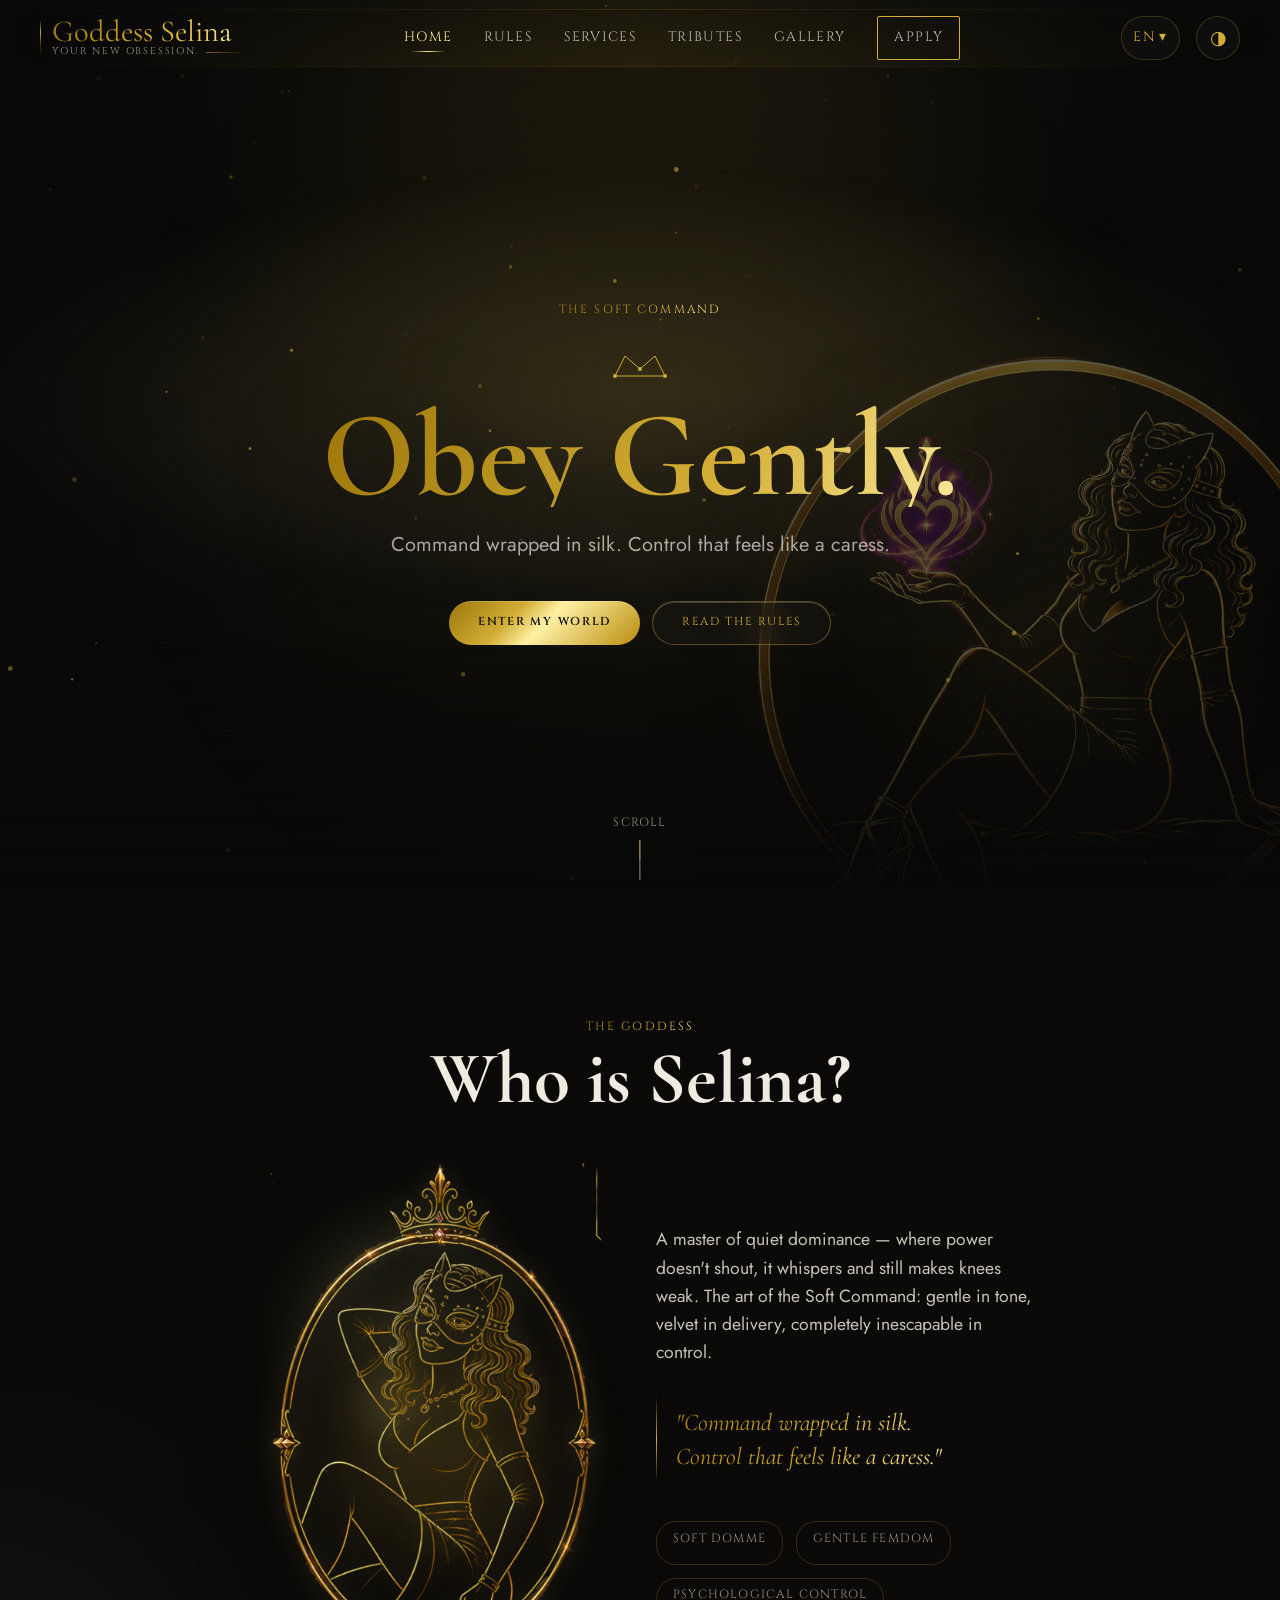
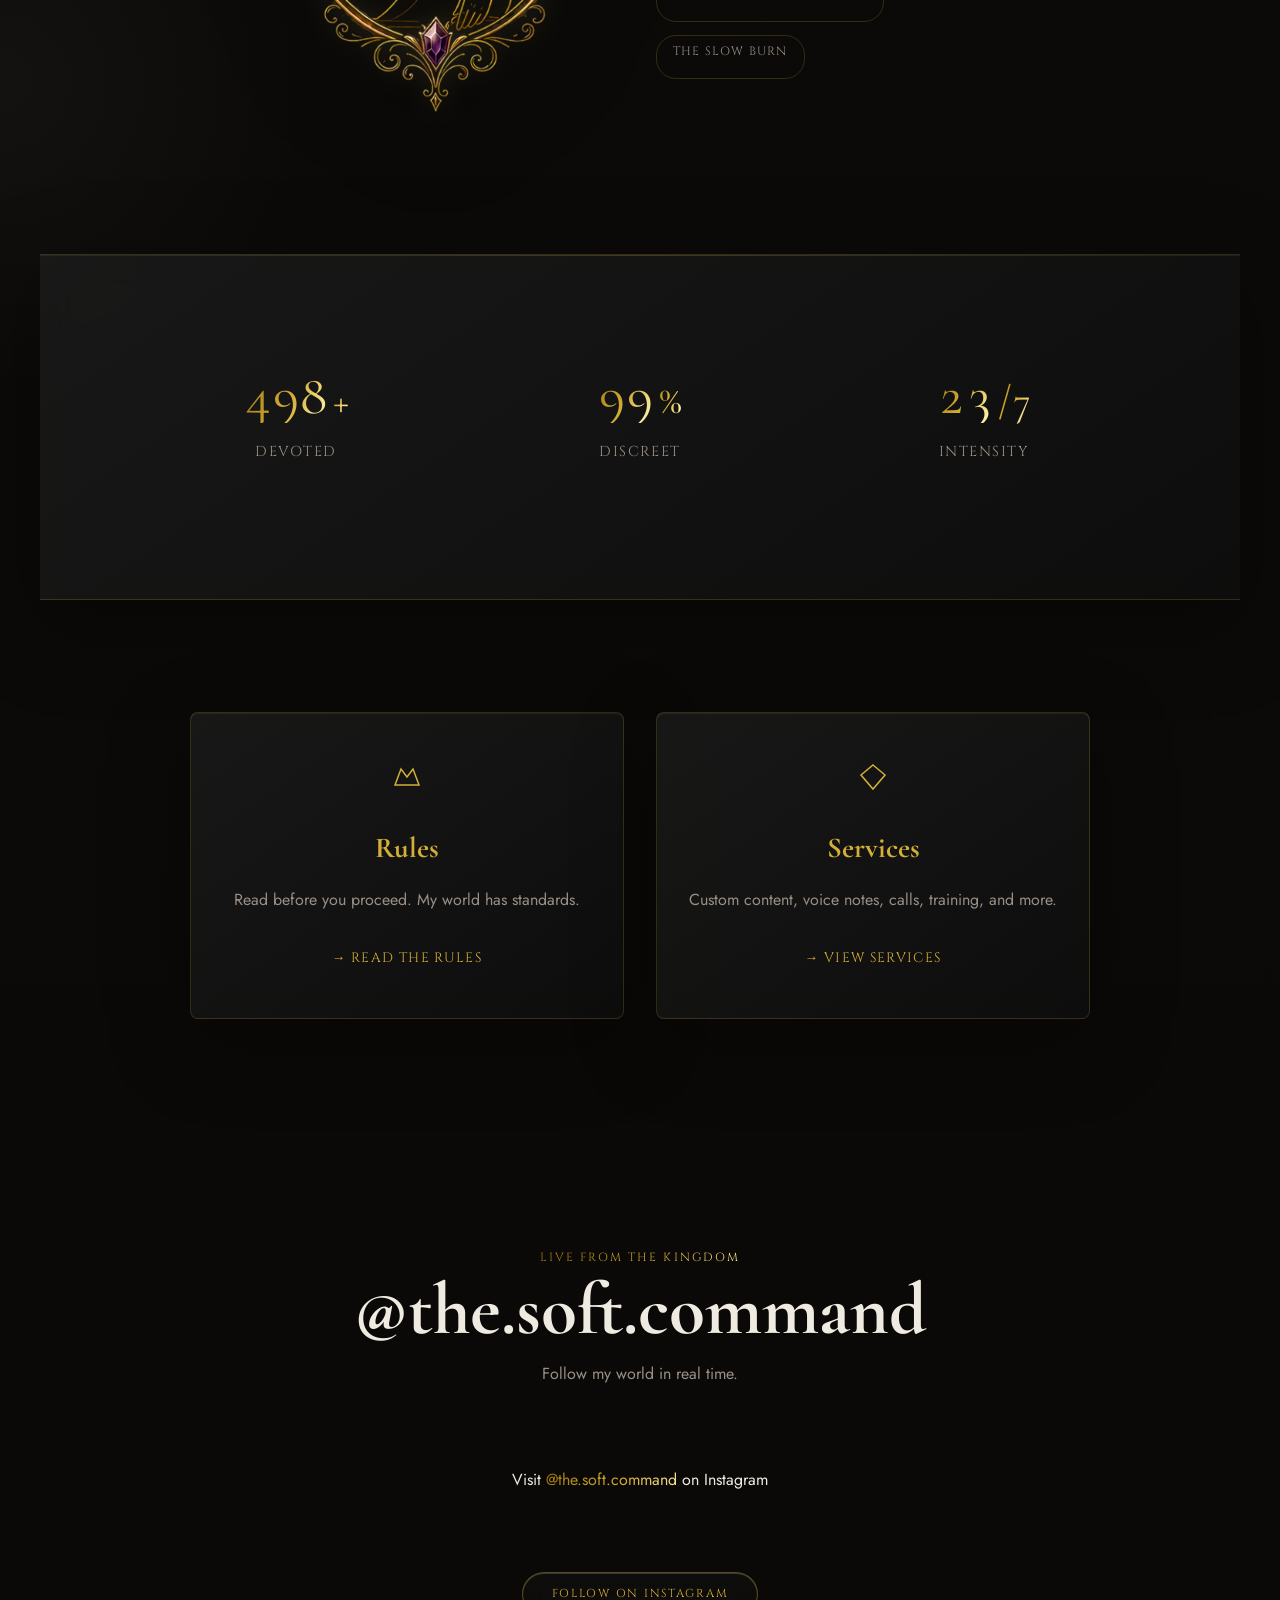
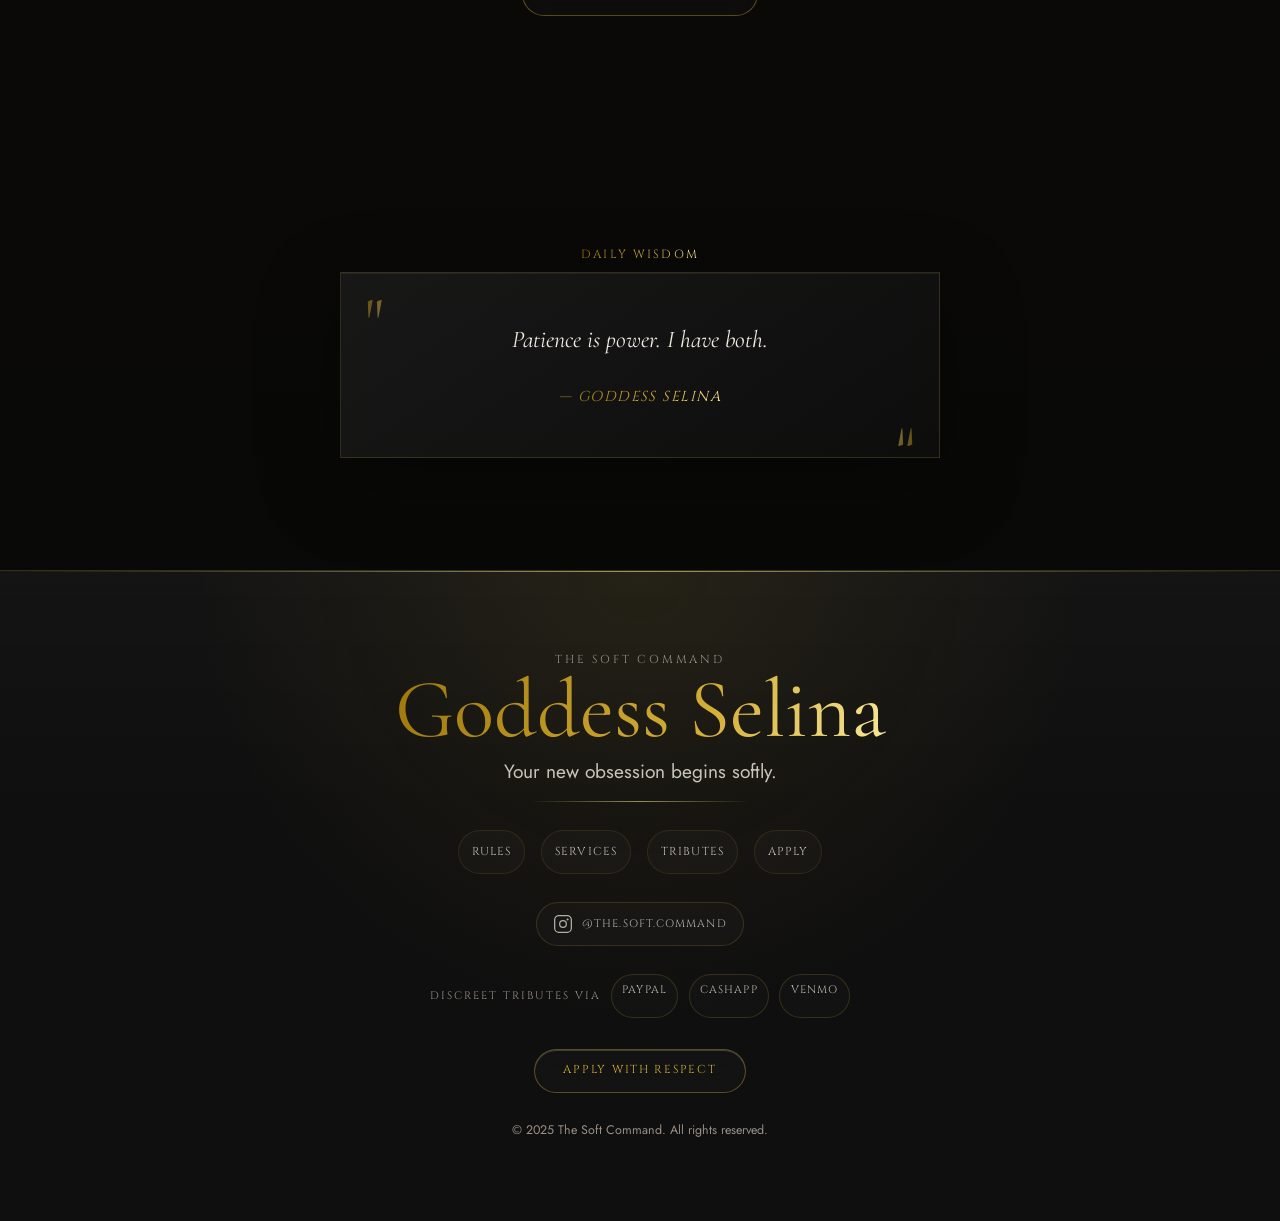
<file: index.html>
<!DOCTYPE html>
<html lang="en" data-theme="noir">
<head>
  <meta charset="UTF-8">
  <meta name="viewport" content="width=device-width, initial-scale=1.0">
  <title>The Soft Command | Obey Gently</title>
  <meta name="description" content="Command wrapped in silk. Control that feels like a caress. The Soft Command by Goddess Selina.">
  <meta name="theme-color" content="#080808">
  <meta property="og:title" content="The Soft Command | Obey Gently">
  <meta property="og:description" content="Quiet dominance, velvet power, and control wrapped in silk.">
  <link rel="preconnect" href="https://fonts.googleapis.com">
  <link rel="preconnect" href="https://fonts.gstatic.com" crossorigin>
  <link rel="stylesheet" href="assets/css/styles.css">
  <script src="assets/js/translations.js" defer></script>
  <script src="assets/js/main.js" defer></script>
  <script src="assets/js/instagram.js" defer></script>
</head>
<body>
  <!-- Global Navigation -->
  <nav id="main-nav">
    <div class="nav-inner">
      <a href="index.html" class="nav-logo nav-logo--wordmark" aria-label="Goddess Selina, The Soft Command">
        <span class="nav-name cormorant gold-gradient-text">Goddess Selina</span>
        <span class="nav-motto cinzel">Your new obsession.</span>
      </a>

      <ul class="nav-links">
        <li><a href="index.html" data-i18n="nav_home" class="cinzel nav-link">Home</a></li>
        <li><a href="rules.html" data-i18n="nav_rules" class="cinzel nav-link">Rules</a></li>
        <li><a href="services.html" data-i18n="nav_services" class="cinzel nav-link">Services</a></li>
        <li><a href="tributes.html" data-i18n="nav_tributes" class="cinzel nav-link">Tributes</a></li>
        <li><a href="gallery.html" data-i18n="nav_gallery" class="cinzel nav-link">Gallery</a></li>
        <li><a href="contact.html" data-i18n="nav_contact" class="cinzel nav-link nav-link--cta">Apply</a></li>
      </ul>

      <div class="nav-controls">
        <div class="lang-selector" id="lang-selector">
          <button class="lang-btn cinzel" id="lang-toggle-btn">EN ▾</button>
          <div class="lang-dropdown" id="lang-dropdown" hidden>
            <button data-lang="en" class="cinzel">EN</button>
            <button data-lang="fr" class="cinzel">FR</button>
            <button data-lang="de" class="cinzel">DE</button>
            <button data-lang="es" class="cinzel">ES</button>
          </div>
        </div>

        <button id="theme-toggle-btn" class="theme-btn" aria-label="Toggle theme">
          <span class="theme-icon">◑</span>
        </button>

        <button id="hamburger" class="hamburger" aria-label="Open menu">
          <span></span><span></span><span></span>
        </button>
      </div>
    </div>
  </nav>

  <!-- Mobile Menu Overlay -->
  <div class="mobile-menu" id="mobile-menu" aria-hidden="true">
    <button class="mobile-menu__close" id="mobile-close">✕</button>
    <nav class="mobile-menu__nav">
      <a href="index.html" data-i18n="nav_home" class="cinzel mobile-link">Home</a>
      <a href="rules.html" data-i18n="nav_rules" class="cinzel mobile-link">Rules</a>
      <a href="services.html" data-i18n="nav_services" class="cinzel mobile-link">Services</a>
      <a href="tributes.html" data-i18n="nav_tributes" class="cinzel mobile-link">Tributes</a>
      <a href="gallery.html" data-i18n="nav_gallery" class="cinzel mobile-link">Gallery</a>
      <a href="contact.html" data-i18n="nav_contact" class="cinzel mobile-link mobile-link--cta">Apply</a>
    </nav>
    <div class="mobile-menu__footer">
      <p class="cinzel gold-gradient-text" data-i18n="footer_tagline">Obey gently.</p>
    </div>
  </div>

  <main>
    <!-- Hero Section -->
    <section class="hero" id="hero">
      <canvas id="hero-canvas"></canvas>
      <div class="hero-gradient-pulse"></div>
      <div class="hero-presence" aria-hidden="true">
        <img src="Images/Showcase/selina-devotion-orb.webp" alt="" width="900" height="900" decoding="async" fetchpriority="high">
      </div>
      
      <div class="hero-content reveal">
        <p class="hero-eyebrow cinzel gold-gradient-text" data-i18n="hero_eyebrow">The Soft Command</p>
        
        <div class="crown-divider">
          <svg width="60" height="30" viewBox="0 0 60 30" fill="none">
            <path d="M5,25 L15,5 L30,18 L45,5 L55,25 Z" stroke="#D4AF37" stroke-width="1" fill="none"/>
            <circle cx="5" cy="25" r="2" fill="#D4AF37"/>
            <circle cx="30" cy="18" r="2" fill="#D4AF37"/>
            <circle cx="55" cy="25" r="2" fill="#D4AF37"/>
          </svg>
        </div>
        
        <h1 class="hero-headline cormorant gold-gradient-text" data-i18n="hero_headline">
          Obey Gently.
        </h1>
        
        <p class="hero-sub jost" data-i18n="hero_sub">
          Command wrapped in silk. Control that feels like a caress.
        </p>
        
        <div class="hero-ctas">
          <a href="rules.html" class="btn btn--primary cinzel" data-i18n="hero_cta_primary">Enter My World</a>
          <a href="rules.html" class="btn btn--ghost cinzel" data-i18n="hero_cta_secondary">Read the Rules</a>
        </div>
      </div>
      
      <div class="hero-scroll-indicator">
        <span class="cinzel">Scroll</span>
        <div class="scroll-line"></div>
      </div>
    </section>

    <!-- About Selina Section -->
    <section class="about-section reveal" id="about">
      <div class="section-inner">
        <p class="section-eyebrow cinzel gold-gradient-text" data-i18n="about_eyebrow">The Goddess</p>
        <h2 class="section-title cormorant" data-i18n="about_title">Who is Selina?</h2>
        
        <div class="about-grid">
          <div class="about-illustration stagger-children">
            <div class="selina-cameo selina-cameo--portrait" aria-label="Goddess Selina portrait">
              <img src="Images/Showcase/selina-portrait-oval.webp" alt="Goddess Selina in a gold oval portrait" class="selina-cameo__img" width="441" height="720" loading="eager" decoding="async" fetchpriority="low"/>
            </div>
          </div>
          
          <div class="about-text stagger-children">
            <p class="about-body jost" data-i18n="about_body">
              A master of quiet dominance — where power doesn't shout, it whispers 
              and still makes knees weak.
            </p>
            <blockquote class="about-quote cormorant gold-gradient-text">
              "Command wrapped in silk.<br>Control that feels like a caress."
            </blockquote>
            <div class="about-attributes">
              <div class="attribute-pill cinzel">Soft Domme</div>
              <div class="attribute-pill cinzel">Gentle Femdom</div>
              <div class="attribute-pill cinzel">Psychological Control</div>
              <div class="attribute-pill cinzel">The Slow Burn</div>
            </div>
          </div>
        </div>
      </div>
    </section>

    <!-- Stats Counter Section -->
    <section class="stats-section">
      <div class="stats-grid">
        <div class="stat-item reveal">
          <span class="stat-number cormorant gold-gradient-text" data-target="500">0</span>
          <span class="stat-suffix cormorant gold-gradient-text">+</span>
          <p class="stat-label cinzel" data-i18n="stat_subs">Devoted</p>
        </div>
        <div class="stat-item reveal">
          <span class="stat-number cormorant gold-gradient-text" data-target="100">0</span>
          <span class="stat-suffix cormorant gold-gradient-text">%</span>
          <p class="stat-label cinzel" data-i18n="stat_discreet">Discreet</p>
        </div>
        <div class="stat-item reveal">
          <span class="stat-number cormorant gold-gradient-text" data-target="24">0</span>
          <span class="stat-suffix cormorant gold-gradient-text">/7</span>
          <p class="stat-label cinzel" data-i18n="stat_intensity">Intensity</p>
        </div>
      </div>
    </section>

    <!-- Service Teasers -->
    <section class="teasers-section">
      <div class="teasers-grid stagger-children">
        <a href="rules.html" class="teaser-card reveal">
          <div class="teaser-card__icon">
            <svg width="32" height="32" viewBox="0 0 32 32" fill="none">
              <path d="M4,24 L10,8 L16,16 L22,8 L28,24 Z" stroke="#D4AF37" stroke-width="1.5" fill="none"/>
            </svg>
          </div>
          <h3 class="teaser-card__title cormorant" data-i18n="nav_rules">Rules of Engagement</h3>
          <p class="teaser-card__desc jost" data-i18n="teaser_rules_desc">Read before you proceed. My world has standards.</p>
          <span class="teaser-card__cta cinzel">→ Read the Rules</span>
        </a>
        
        <a href="services.html" class="teaser-card reveal">
          <div class="teaser-card__icon">
            <svg width="32" height="32" viewBox="0 0 32 32" fill="none">
              <path d="M16,4 L28,14 L16,28 L4,14 Z" stroke="#D4AF37" stroke-width="1.5" fill="none"/>
            </svg>
          </div>
          <h3 class="teaser-card__title cormorant" data-i18n="nav_services">The Menu</h3>
          <p class="teaser-card__desc jost" data-i18n="teaser_services_desc">Custom content, voice notes, calls, training, and more.</p>
          <span class="teaser-card__cta cinzel">→ View Services</span>
        </a>
      </div>
    </section>

    <!-- Instagram Live Feed Section -->
    <section class="instagram-section reveal" id="instagram-feed">
      <div class="section-inner">
        <p class="section-eyebrow cinzel gold-gradient-text">Live from the Kingdom</p>
        <h2 class="section-title cormorant">@the.soft.command</h2>
        <p class="section-sub jost">Follow my world in real time.</p>
        
        <div class="ig-feed-grid" id="ig-feed-grid">
          <div class="ig-post skeleton"></div>
          <div class="ig-post skeleton"></div>
          <div class="ig-post skeleton"></div>
          <div class="ig-post skeleton"></div>
          <div class="ig-post skeleton"></div>
          <div class="ig-post skeleton"></div>
        </div>
        
        <a href="https://www.instagram.com/the.soft.command/" 
           target="_blank" rel="noopener" 
           class="btn btn--ghost cinzel ig-follow-btn">
          Follow on Instagram
        </a>
      </div>
    </section>

    <!-- Daily Quote -->
    <section class="daily-quote-section reveal">
      <div class="section-inner">
        <p class="section-eyebrow cinzel gold-gradient-text">Daily Wisdom</p>
        <div class="daily-quote-frame">
          <span class="quote-ornament cormorant gold-gradient-text" aria-hidden="true">"</span>
          <blockquote class="daily-quote__text cormorant" id="daily-quote-text">
            <!-- Populated by JS -->
          </blockquote>
          <span class="quote-ornament quote-ornament--close cormorant gold-gradient-text" aria-hidden="true">"</span>
          <cite class="daily-quote__author cinzel gold-gradient-text">— Goddess Selina</cite>
        </div>
      </div>
    </section>
  </main>

  <!-- Global Footer -->
  <footer class="site-footer">
    <div class="footer-inner">
      <div class="footer-brand">
        <p class="footer-kicker cinzel">The Soft Command</p>
        <p class="footer-logo cormorant gold-gradient-text">Goddess Selina</p>
        <p class="footer-tagline jost">Your new obsession begins softly.</p>
      </div>
      <nav class="footer-links">
        <a href="rules.html" data-i18n="nav_rules" class="cinzel footer-link">Rules</a>
        <a href="services.html" data-i18n="nav_services" class="cinzel footer-link">Services</a>
        <a href="tributes.html" data-i18n="nav_tributes" class="cinzel footer-link">Tributes</a>
        <a href="contact.html" data-i18n="nav_contact" class="cinzel footer-link">Apply</a>
      </nav>
      <div class="footer-social">
        <a href="https://www.instagram.com/the.soft.command/" target="_blank" rel="noopener" class="social-link cinzel" aria-label="Instagram">
          <svg width="20" height="20" viewBox="0 0 24 24" fill="none" stroke="currentColor" stroke-width="1.5">
            <rect x="2" y="2" width="20" height="20" rx="5" ry="5"/>
            <circle cx="12" cy="12" r="4"/>
            <circle cx="17.5" cy="6.5" r="0.5" fill="currentColor"/>
          </svg>
          <span>@the.soft.command</span>
        </a>
      </div>
      <div class="footer-payments">
        <span class="cinzel payment-label">Discreet tributes via</span>
        <span class="payment-badge cinzel">PayPal</span>
        <span class="payment-badge cinzel">CashApp</span>
        <span class="payment-badge cinzel">Venmo</span>
      </div>
      <a href="contact.html" class="btn btn--ghost cinzel footer-cta">Apply With Respect</a>
      <p class="footer-copy jost">© 2025 The Soft Command. All rights reserved.</p>
    </div>
  </footer>

  <!-- SVG Marble Veins overlay (applied globally when marble theme is active, logic in main.js handles bg class, but veins SVG should be in body and controlled by CSS) -->
  <svg id="marble-veins" class="marble-veins" viewBox="0 0 1000 1000" 
       preserveAspectRatio="xMidYMid slice"
       xmlns="http://www.w3.org/2000/svg" style="display: none;">
    <defs>
      <linearGradient id="veinGlow" x1="0%" y1="0%" x2="100%" y2="100%">
        <stop offset="0%" stop-color="#F9F295" stop-opacity="0"/>
        <stop offset="30%" stop-color="#D4AF37" stop-opacity="0.9">
          <animate attributeName="offset" values="0.2;0.8;0.2" dur="6s" repeatCount="indefinite"/>
        </stop>
        <stop offset="60%" stop-color="#F9F295" stop-opacity="0.6">
          <animate attributeName="offset" values="0.5;1.0;0.5" dur="6s" repeatCount="indefinite"/>
        </stop>
        <stop offset="100%" stop-color="#D4AF37" stop-opacity="0"/>
      </linearGradient>
      <filter id="veinBlur">
        <feGaussianBlur stdDeviation="0.8"/>
      </filter>
    </defs>
    
    <g class="vein-group vein-primary">
      <path d="M0,180 Q150,160 280,200 T520,170 Q680,145 750,220 T1000,190" 
            stroke="url(#veinGlow)" stroke-width="1.5" fill="none" filter="url(#veinBlur)"/>
      <path d="M0,450 Q200,420 350,480 T600,440 Q800,410 900,470 T1000,450"
            stroke="url(#veinGlow)" stroke-width="1.2" fill="none" filter="url(#veinBlur)"/>
      <path d="M0,720 Q180,700 300,740 Q450,780 550,720 T800,730 Q900,740 1000,710"
            stroke="url(#veinGlow)" stroke-width="1.8" fill="none" filter="url(#veinBlur)"/>
    </g>
    
    <g class="vein-group vein-secondary">
      <path d="M120,0 Q140,150 100,300 Q80,400 130,520 T110,700 Q100,850 140,1000"
            stroke="#D4AF37" stroke-width="0.6" fill="none" opacity="0.5"/>
      <path d="M380,0 Q400,200 360,380 Q340,500 390,620 T370,800 Q360,900 400,1000"
            stroke="#D4AF37" stroke-width="0.4" fill="none" opacity="0.35"/>
      <path d="M650,0 Q680,180 640,360 T670,580 Q690,720 650,900 T680,1000"
            stroke="#F9F295" stroke-width="0.5" fill="none" opacity="0.4"/>
      <path d="M850,0 Q870,200 830,380 T860,600 Q880,780 840,1000"
            stroke="#D4AF37" stroke-width="0.7" fill="none" opacity="0.45"/>
    </g>
    
    <g class="vein-group vein-micro">
      <path d="M200,180 Q250,210 280,195 T320,215" stroke="#F9F295" stroke-width="0.3" fill="none" opacity="0.3"/>
      <path d="M520,450 Q580,435 620,460 T680,445" stroke="#D4AF37" stroke-width="0.3" fill="none" opacity="0.25"/>
      <path d="M100,720 Q160,705 190,730 T230,715" stroke="#F9F295" stroke-width="0.25" fill="none" opacity="0.3"/>
      <path d="M740,300 Q800,285 830,310 T880,295" stroke="#D4AF37" stroke-width="0.3" fill="none" opacity="0.2"/>
    </g>
  </svg>
  
  <style>
    /* CSS to show marble veins only when body has marble-bg class */
    body.marble-bg #marble-veins {
      display: block !important;
    }
  </style>
</body>
</html>
</file>
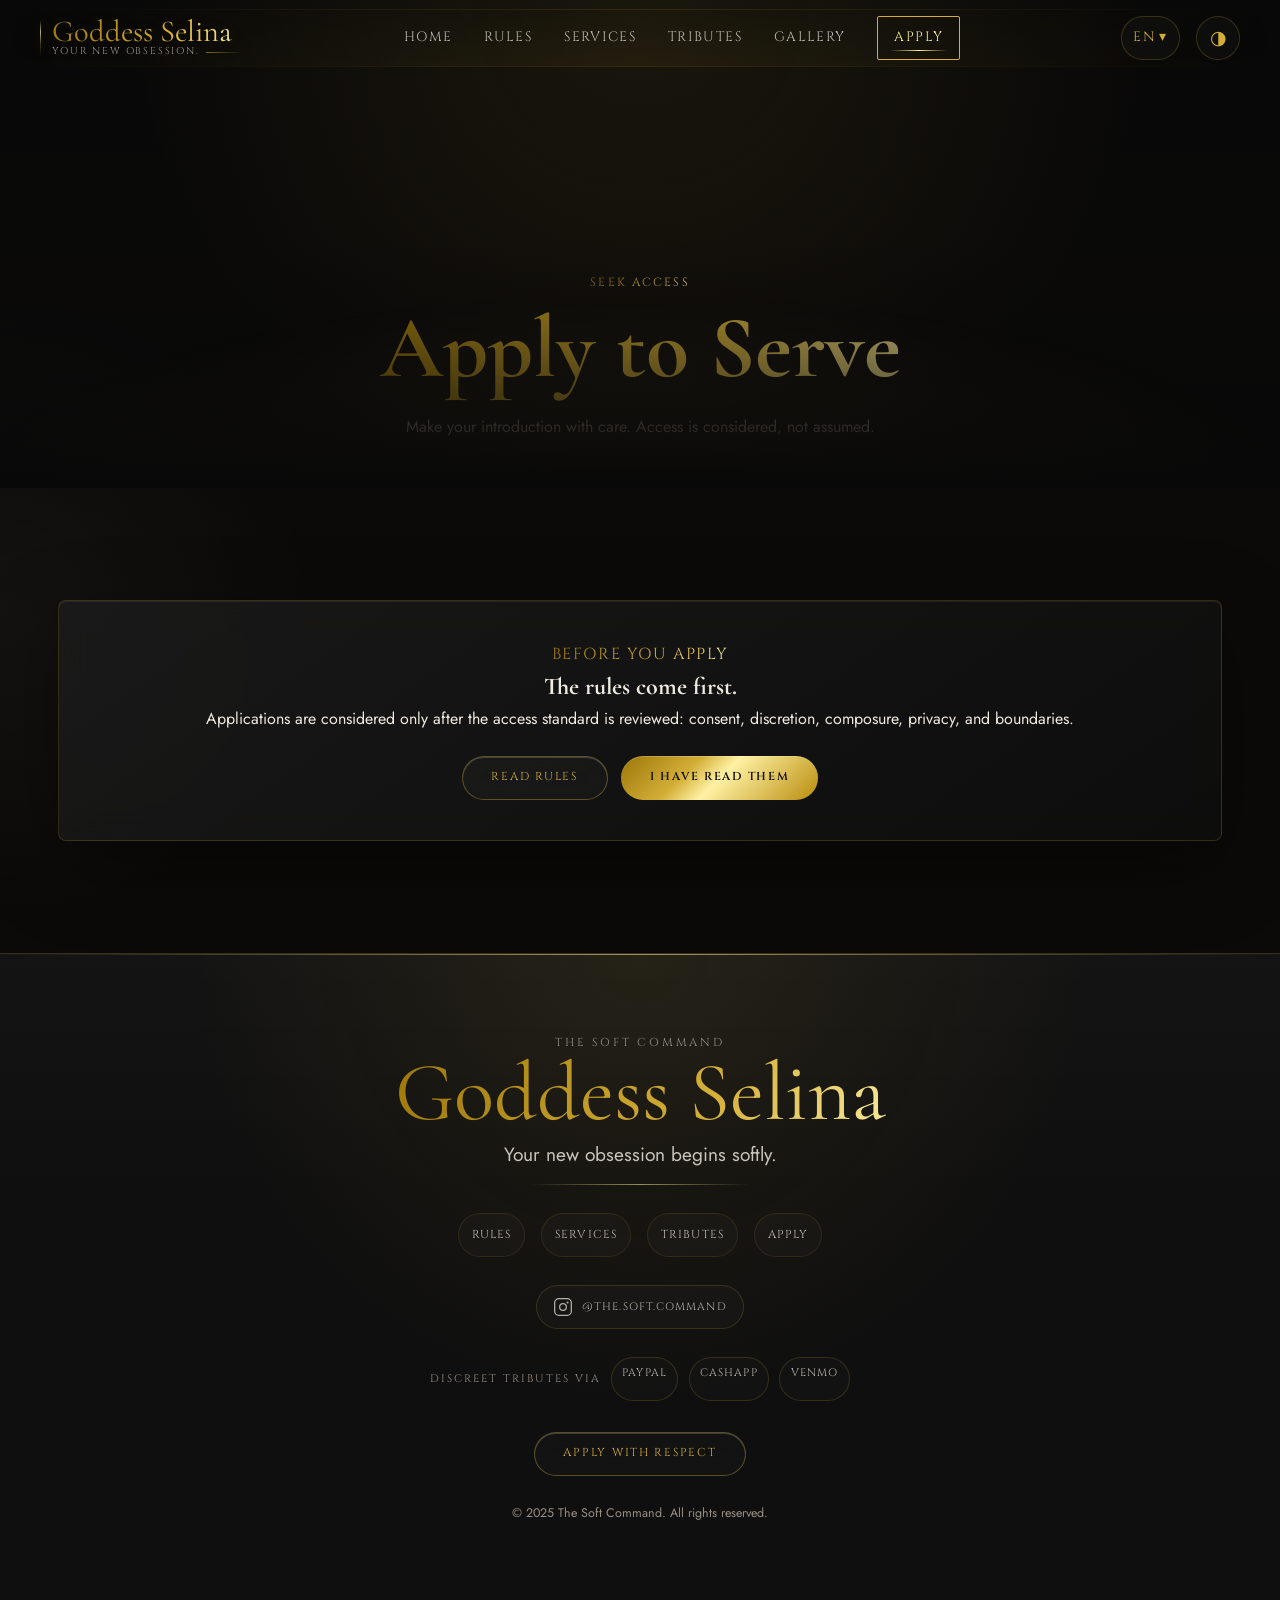
<file: contact.html>
<!DOCTYPE html>
<html lang="en" data-theme="noir">
<head>
  <meta charset="UTF-8">
  <meta name="viewport" content="width=device-width, initial-scale=1.0">
  <title>Apply | The Soft Command</title>
  <meta name="description" content="Apply to serve The Soft Command. Read the rules, introduce yourself, and request access respectfully.">
  <meta name="theme-color" content="#080808">
  <link rel="preconnect" href="https://fonts.googleapis.com">
  <link rel="preconnect" href="https://fonts.gstatic.com" crossorigin>
  <link rel="stylesheet" href="assets/css/styles.css">
  <script src="assets/js/translations.js" defer></script>
  <script src="assets/js/main.js" defer></script>
</head>
<body>
  <!-- Global Navigation -->
  <nav id="main-nav">
    <div class="nav-inner">
      <a href="index.html" class="nav-logo nav-logo--wordmark" aria-label="Goddess Selina, The Soft Command">
        <span class="nav-name cormorant gold-gradient-text">Goddess Selina</span>
        <span class="nav-motto cinzel">Your new obsession.</span>
      </a>

      <ul class="nav-links">
        <li><a href="index.html" data-i18n="nav_home" class="cinzel nav-link">Home</a></li>
        <li><a href="rules.html" data-i18n="nav_rules" class="cinzel nav-link">Rules</a></li>
        <li><a href="services.html" data-i18n="nav_services" class="cinzel nav-link">Services</a></li>
        <li><a href="tributes.html" data-i18n="nav_tributes" class="cinzel nav-link">Tributes</a></li>
        <li><a href="gallery.html" data-i18n="nav_gallery" class="cinzel nav-link">Gallery</a></li>
        <li><a href="contact.html" data-i18n="nav_contact" class="cinzel nav-link nav-link--cta">Apply</a></li>
      </ul>

      <div class="nav-controls">
        <div class="lang-selector" id="lang-selector">
          <button class="lang-btn cinzel" id="lang-toggle-btn">EN ▾</button>
          <div class="lang-dropdown" id="lang-dropdown" hidden>
            <button data-lang="en" class="cinzel">EN</button>
            <button data-lang="fr" class="cinzel">FR</button>
            <button data-lang="de" class="cinzel">DE</button>
            <button data-lang="es" class="cinzel">ES</button>
          </div>
        </div>
        <button id="theme-toggle-btn" class="theme-btn" aria-label="Toggle theme"><span class="theme-icon">◑</span></button>
        <button id="hamburger" class="hamburger" aria-label="Open menu"><span></span><span></span><span></span></button>
      </div>
    </div>
  </nav>

  <!-- Mobile Menu Overlay -->
  <div class="mobile-menu" id="mobile-menu" aria-hidden="true">
    <button class="mobile-menu__close" id="mobile-close">✕</button>
    <nav class="mobile-menu__nav">
      <a href="index.html" data-i18n="nav_home" class="cinzel mobile-link">Home</a>
      <a href="rules.html" data-i18n="nav_rules" class="cinzel mobile-link">Rules</a>
      <a href="services.html" data-i18n="nav_services" class="cinzel mobile-link">Services</a>
      <a href="tributes.html" data-i18n="nav_tributes" class="cinzel mobile-link">Tributes</a>
      <a href="gallery.html" data-i18n="nav_gallery" class="cinzel mobile-link">Gallery</a>
      <a href="contact.html" data-i18n="nav_contact" class="cinzel mobile-link mobile-link--cta">Apply</a>
    </nav>
    <div class="mobile-menu__footer">
      <p class="cinzel gold-gradient-text" data-i18n="footer_tagline">Obey gently.</p>
    </div>
  </div>

  <main class="contact-page">
    <section class="hero hero--small">
      <p class="section-eyebrow cinzel gold-gradient-text" data-i18n="contact_eyebrow">Seek Access</p>
      <h1 class="page-title cormorant gold-gradient-text" data-i18n="contact_title">Apply to Serve</h1>
      <p class="page-sub jost">Make your introduction with care. Access is considered, not assumed.</p>
    </section>

    <section class="rules-gate" id="rules-gate">
      <div class="rules-gate__inner reveal">
        <p class="cinzel gold-gradient-text">Before You Apply</p>
        <h2 class="cormorant">The rules come first.</h2>
        <p class="jost">Applications are considered only after the access standard is reviewed: consent, discretion, composure, privacy, and boundaries.</p>
        <div class="rules-gate__btns">
          <a href="rules.html" class="btn btn--ghost cinzel">Read Rules</a>
          <button class="btn btn--primary cinzel" id="confirm-rules-read" type="button">I Have Read Them</button>
        </div>
      </div>
    </section>

    <section class="contact-form-section" id="contact-form-section" hidden>
      <div class="contact-layout">
        <div class="form-wrapper reveal">
          <div class="form-header">
            <div class="ornament-line"></div>
            <p class="cinzel gold-gradient-text form-header__sub">Your Introduction</p>
            <div class="ornament-line"></div>
          </div>

          <form class="application-form" id="application-form" novalidate>
            <div class="form-grid">
              <div class="form-group">
                <label for="field-name" class="cinzel form-label">Name or Alias *</label>
                <input type="text" id="field-name" name="name" required class="form-input jost" placeholder="How should Selina address you?">
              </div>

              <div class="form-group">
                <label for="field-handle" class="cinzel form-label">Social Handle</label>
                <input type="text" id="field-handle" name="handle" class="form-input jost" placeholder="@yourhandle and platform">
              </div>
            </div>

            <div class="form-grid">
              <div class="form-group">
                <label for="field-interest" class="cinzel form-label">Interest *</label>
                <select id="field-interest" name="interest" required class="form-select cinzel">
                  <option value="" disabled selected>Select a service</option>
                  <option value="voice-note">Voice Note</option>
                  <option value="custom-photo">Custom Photos</option>
                  <option value="custom-video">Custom Videos</option>
                  <option value="gm-gn">GM / GN Messages</option>
                  <option value="tasks">Tasks & Accountability</option>
                  <option value="live-call">Live Call</option>
                  <option value="training">Training / Dynamic</option>
                  <option value="tribute">Tribute Only</option>
                  <option value="custom">Custom Request</option>
                </select>
              </div>

              <div class="form-group">
                <label for="field-experience" class="cinzel form-label">Experience</label>
                <select id="field-experience" name="experience" class="form-select cinzel">
                  <option value="" disabled selected>Select one</option>
                  <option value="new">New / No experience</option>
                  <option value="curious">Curious and learning</option>
                  <option value="some">Some experience</option>
                  <option value="experienced">Experienced</option>
                </select>
              </div>
            </div>

            <div class="form-group">
              <label for="field-intro" class="cinzel form-label">Introduction *</label>
              <textarea id="field-intro" name="intro" required rows="6" class="form-textarea jost" placeholder="Tell me who you are, what you seek, and why you believe you belong in The Soft Command. Be genuine."></textarea>
            </div>

            <div class="form-group">
              <label for="field-tribute" class="cinzel form-label">Tribute Offering</label>
              <select id="field-tribute" name="tribute" class="form-select cinzel">
                <option value="">No tribute at this time</option>
                <option value="coffee">Coffee Tribute - $10</option>
                <option value="goodgirl">Good Girl Tribute - $25</option>
                <option value="goddess">Goddess Tribute - $50</option>
                <option value="devotion">Devotion Tribute - $100+</option>
              </select>
            </div>

            <div class="form-group form-group--checkbox">
              <label class="checkbox-label jost">
                <input type="checkbox" id="field-rules-agree" name="rulesAgree" required>
                <span>I have read, understood, and agree to the <a href="rules.html" class="gold-gradient-text">Rules of Engagement</a>.</span>
              </label>
            </div>

            <button type="submit" class="btn btn--primary btn--full cinzel" id="submit-btn">Submit Application</button>
            <p class="form-note jost">This demo stores no message and sends no email yet. Connect a Formspree endpoint when you are ready to receive applications.</p>
          </form>

          <div class="form-success" id="form-success" hidden>
            <div class="success-ornament">SC</div>
            <h3 class="cormorant gold-gradient-text">Received.</h3>
            <p class="jost">Your introduction has been noted. Applications are reviewed selectively.</p>
          </div>
        </div>

        <aside class="contact-side-card reveal">
          <p class="cinzel gold-gradient-text">How To Be Considered</p>
          <h2 class="cormorant">Quiet confidence. Clear intent. No entitlement.</h2>
          <p class="jost">The strongest applications are specific, respectful, and composed. Lead with self-awareness, not performance.</p>
          <ul class="contact-list jost">
            <li><span class="cinzel">01</span> State what you want with precision.</li>
            <li><span class="cinzel">02</span> Show that you understand boundaries.</li>
            <li><span class="cinzel">03</span> Keep private details private.</li>
          </ul>
          <a href="https://www.instagram.com/the.soft.command/" target="_blank" rel="noopener" class="btn btn--ghost cinzel">Instagram</a>
        </aside>
      </div>
    </section>
  </main>

  <!-- Global Footer -->
  <footer class="site-footer">
    <div class="footer-inner">
      <div class="footer-brand">
        <p class="footer-kicker cinzel">The Soft Command</p>
        <p class="footer-logo cormorant gold-gradient-text">Goddess Selina</p>
        <p class="footer-tagline jost">Your new obsession begins softly.</p>
      </div>
      <nav class="footer-links">
        <a href="rules.html" data-i18n="nav_rules" class="cinzel footer-link">Rules</a>
        <a href="services.html" data-i18n="nav_services" class="cinzel footer-link">Services</a>
        <a href="tributes.html" data-i18n="nav_tributes" class="cinzel footer-link">Tributes</a>
        <a href="contact.html" data-i18n="nav_contact" class="cinzel footer-link">Apply</a>
      </nav>
      <div class="footer-social">
        <a href="https://www.instagram.com/the.soft.command/" target="_blank" rel="noopener" class="social-link cinzel" aria-label="Instagram">
          <svg width="20" height="20" viewBox="0 0 24 24" fill="none" stroke="currentColor" stroke-width="1.5">
            <rect x="2" y="2" width="20" height="20" rx="5" ry="5"/>
            <circle cx="12" cy="12" r="4"/>
            <circle cx="17.5" cy="6.5" r="0.5" fill="currentColor"/>
          </svg>
          <span>@the.soft.command</span>
        </a>
      </div>
      <div class="footer-payments">
        <span class="cinzel payment-label">Discreet tributes via</span>
        <span class="payment-badge cinzel">PayPal</span>
        <span class="payment-badge cinzel">CashApp</span>
        <span class="payment-badge cinzel">Venmo</span>
      </div>
      <a href="contact.html" class="btn btn--ghost cinzel footer-cta">Apply With Respect</a>
      <p class="footer-copy jost">© 2025 The Soft Command. All rights reserved.</p>
    </div>
  </footer>

  <svg id="marble-veins" class="marble-veins" viewBox="0 0 1000 1000" preserveAspectRatio="xMidYMid slice" xmlns="http://www.w3.org/2000/svg" style="display: none;">
    <style>body.marble-bg #marble-veins { display: block !important; }</style>
  </svg>
</body>
</html>
</file>
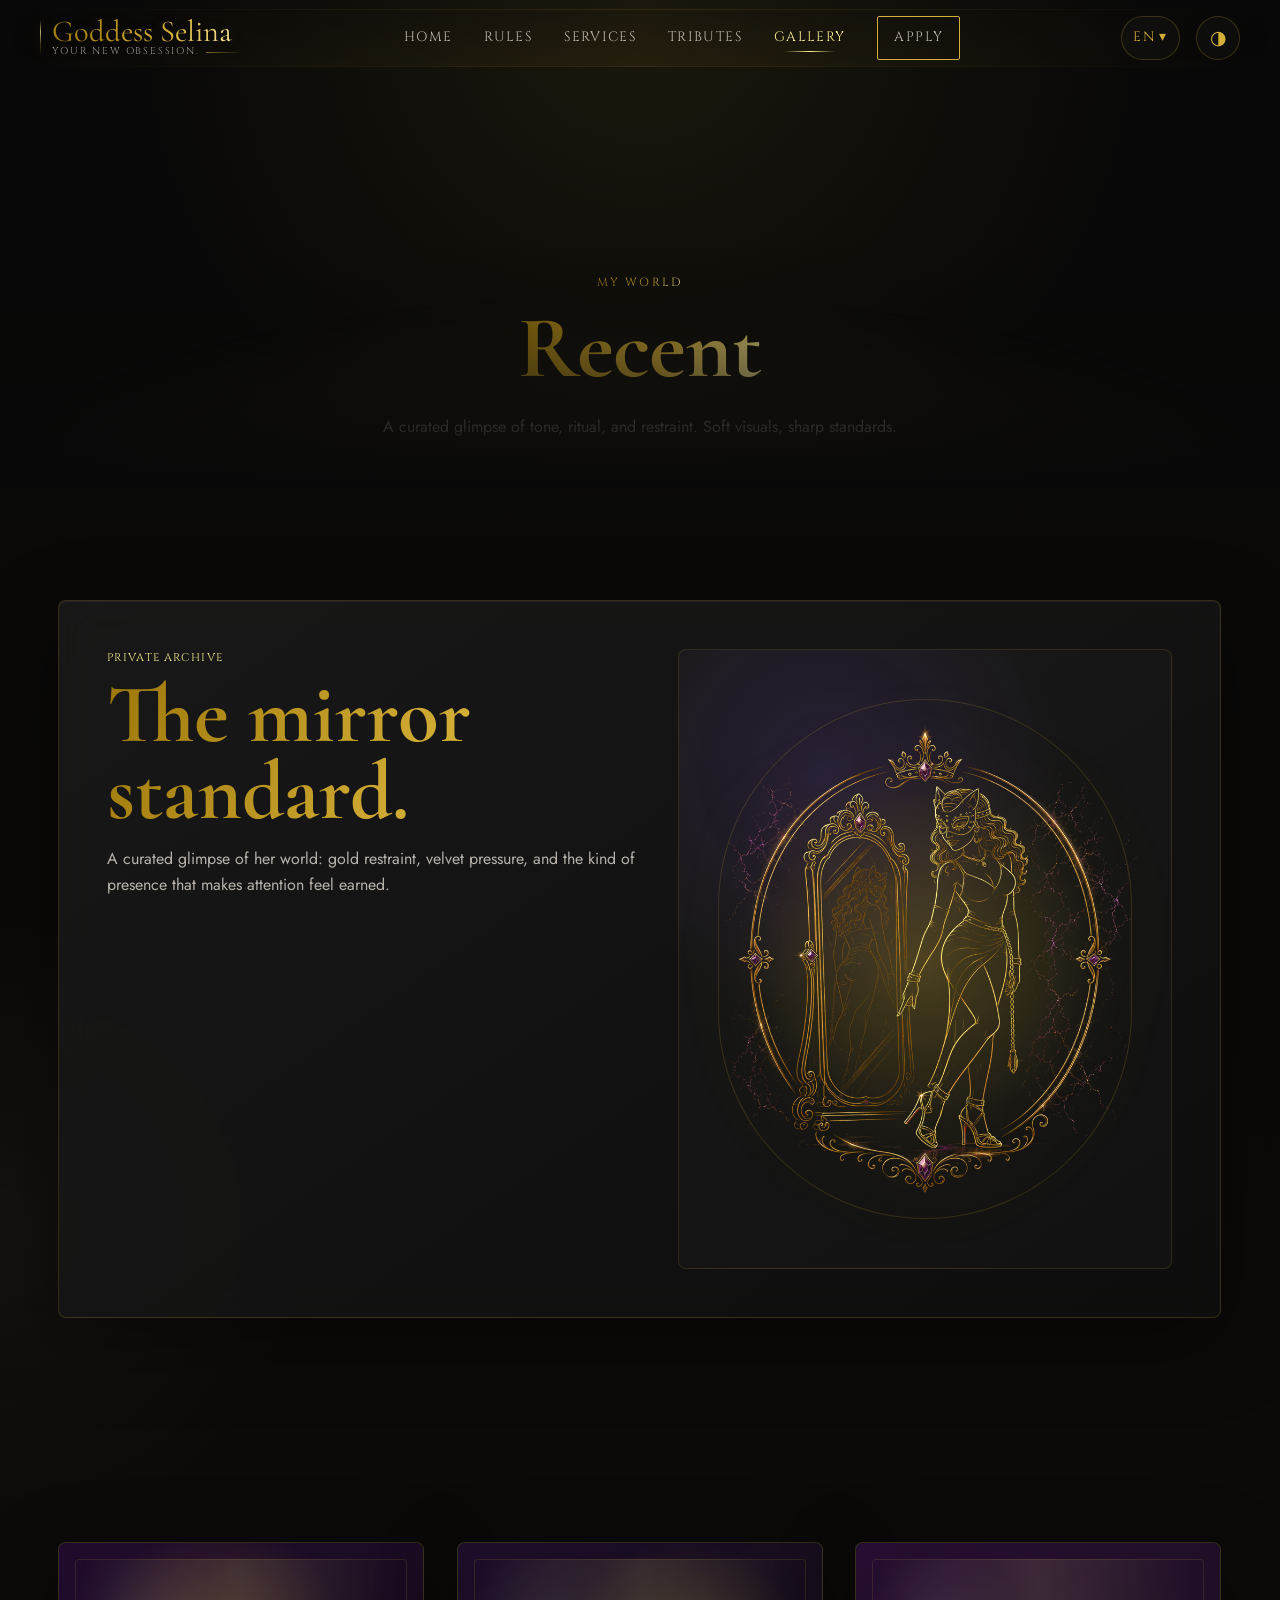
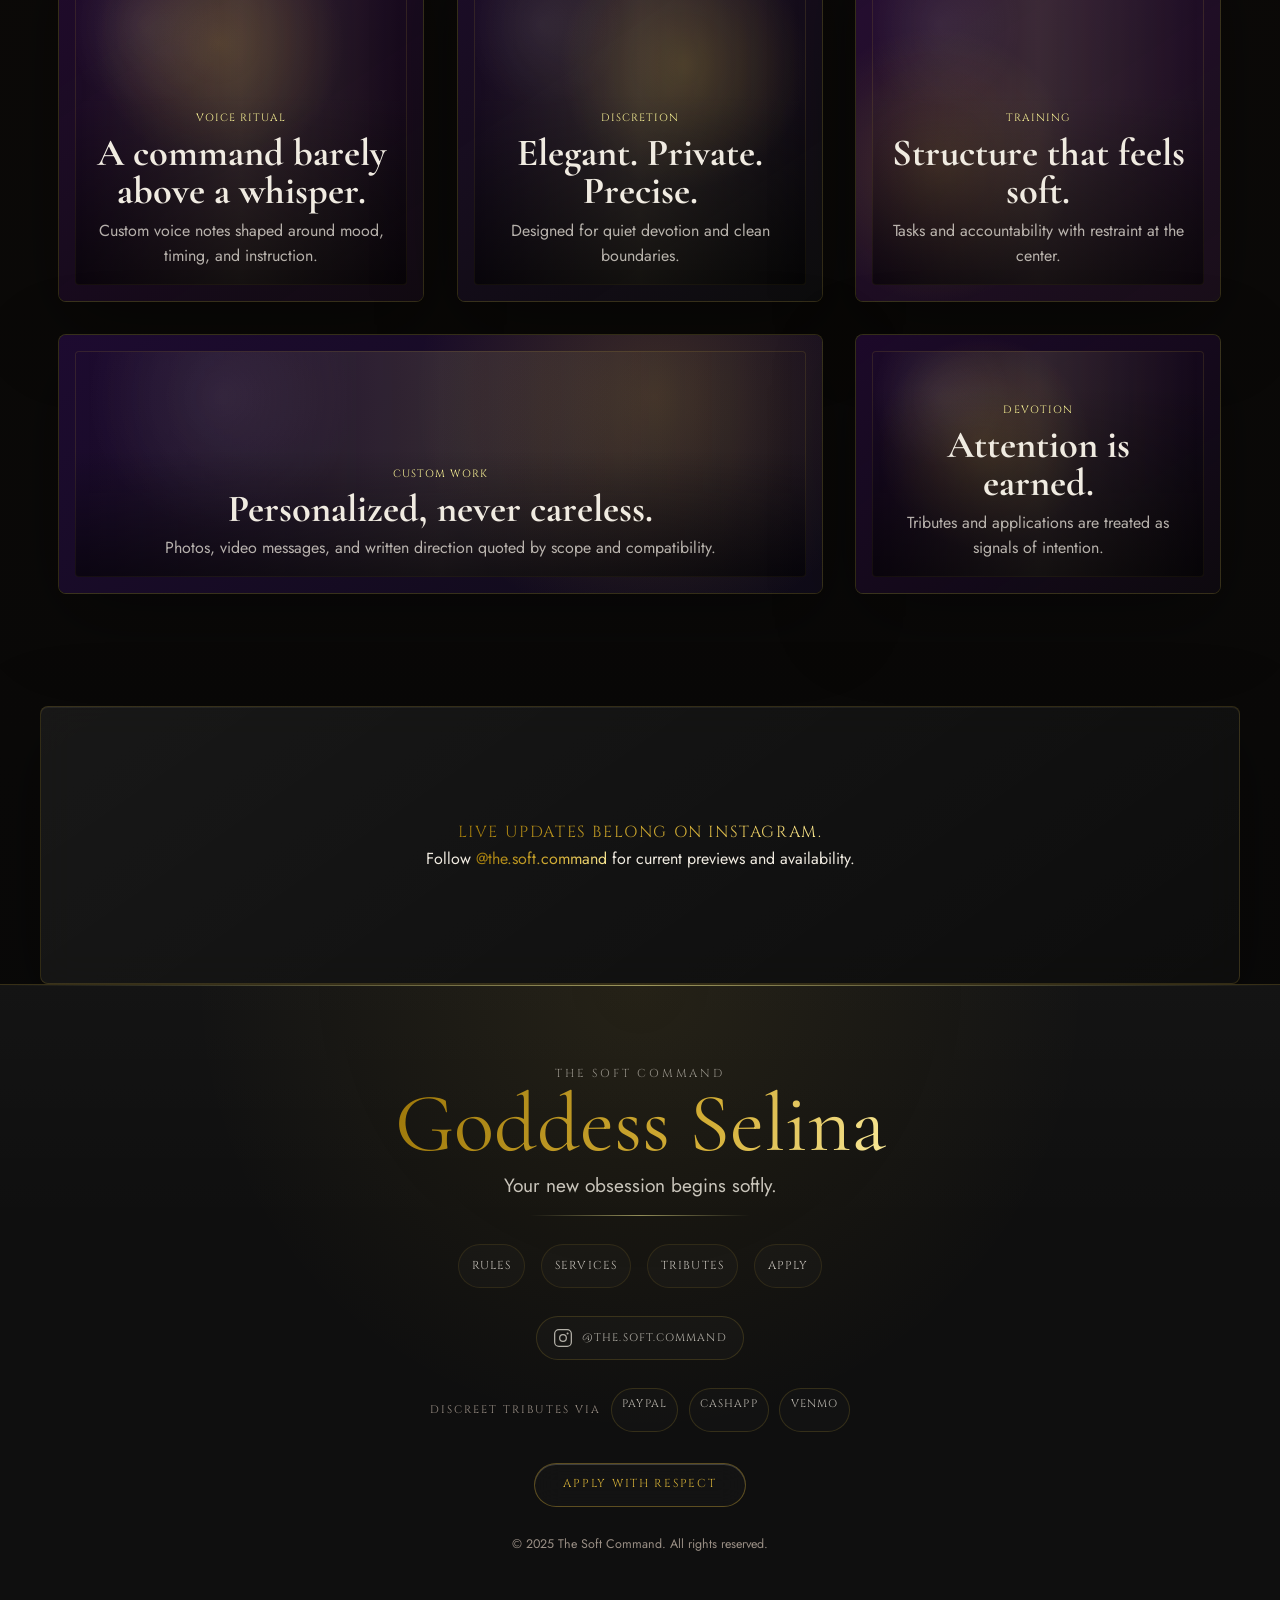
<file: gallery.html>
<!DOCTYPE html>
<html lang="en" data-theme="noir">
<head>
  <meta charset="UTF-8">
  <meta name="viewport" content="width=device-width, initial-scale=1.0">
  <title>Gallery | The Soft Command</title>
  <meta name="description" content="A curated visual preview of The Soft Command: silk, shadow, ritual, and quiet control.">
  <meta name="theme-color" content="#080808">
  <link rel="preconnect" href="https://fonts.googleapis.com">
  <link rel="preconnect" href="https://fonts.gstatic.com" crossorigin>
  <link rel="stylesheet" href="assets/css/styles.css">
  <script src="assets/js/translations.js" defer></script>
  <script src="assets/js/main.js" defer></script>
</head>
<body>
  <!-- Global Navigation -->
  <nav id="main-nav">
    <div class="nav-inner">
      <a href="index.html" class="nav-logo nav-logo--wordmark" aria-label="Goddess Selina, The Soft Command">
        <span class="nav-name cormorant gold-gradient-text">Goddess Selina</span>
        <span class="nav-motto cinzel">Your new obsession.</span>
      </a>

      <ul class="nav-links">
        <li><a href="index.html" data-i18n="nav_home" class="cinzel nav-link">Home</a></li>
        <li><a href="rules.html" data-i18n="nav_rules" class="cinzel nav-link">Rules</a></li>
        <li><a href="services.html" data-i18n="nav_services" class="cinzel nav-link">Services</a></li>
        <li><a href="tributes.html" data-i18n="nav_tributes" class="cinzel nav-link">Tributes</a></li>
        <li><a href="gallery.html" data-i18n="nav_gallery" class="cinzel nav-link">Gallery</a></li>
        <li><a href="contact.html" data-i18n="nav_contact" class="cinzel nav-link nav-link--cta">Apply</a></li>
      </ul>

      <div class="nav-controls">
        <div class="lang-selector" id="lang-selector">
          <button class="lang-btn cinzel" id="lang-toggle-btn">EN ▾</button>
          <div class="lang-dropdown" id="lang-dropdown" hidden>
            <button data-lang="en" class="cinzel">EN</button>
            <button data-lang="fr" class="cinzel">FR</button>
            <button data-lang="de" class="cinzel">DE</button>
            <button data-lang="es" class="cinzel">ES</button>
          </div>
        </div>
        <button id="theme-toggle-btn" class="theme-btn" aria-label="Toggle theme"><span class="theme-icon">◑</span></button>
        <button id="hamburger" class="hamburger" aria-label="Open menu"><span></span><span></span><span></span></button>
      </div>
    </div>
  </nav>

  <!-- Mobile Menu Overlay -->
  <div class="mobile-menu" id="mobile-menu" aria-hidden="true">
    <button class="mobile-menu__close" id="mobile-close">✕</button>
    <nav class="mobile-menu__nav">
      <a href="index.html" data-i18n="nav_home" class="cinzel mobile-link">Home</a>
      <a href="rules.html" data-i18n="nav_rules" class="cinzel mobile-link">Rules</a>
      <a href="services.html" data-i18n="nav_services" class="cinzel mobile-link">Services</a>
      <a href="tributes.html" data-i18n="nav_tributes" class="cinzel mobile-link">Tributes</a>
      <a href="gallery.html" data-i18n="nav_gallery" class="cinzel mobile-link">Gallery</a>
      <a href="contact.html" data-i18n="nav_contact" class="cinzel mobile-link mobile-link--cta">Apply</a>
    </nav>
    <div class="mobile-menu__footer">
      <p class="cinzel gold-gradient-text" data-i18n="footer_tagline">Obey gently.</p>
    </div>
  </div>

  <main class="gallery-page">
    <section class="hero hero--small">
      <p class="section-eyebrow cinzel gold-gradient-text" data-i18n="gallery_eyebrow">My World</p>
      <h1 class="page-title cormorant gold-gradient-text" data-i18n="gallery_title">Recent</h1>
      <p class="page-sub jost">A curated glimpse of tone, ritual, and restraint. Soft visuals, sharp standards.</p>
    </section>

    <section class="gallery-feature reveal">
      <div class="editorial-panel">
        <div>
          <p class="editorial-kicker cinzel">Private Archive</p>
          <h2 class="editorial-title cormorant gold-gradient-text">The mirror standard.</h2>
          <p class="editorial-copy jost">A curated glimpse of her world: gold restraint, velvet pressure, and the kind of presence that makes attention feel earned.</p>
        </div>
        <div class="editorial-visual editorial-visual--showcase">
          <img src="Images/Showcase/selina-mirror-standard.webp" alt="Goddess Selina standing beside an ornate mirror" width="900" height="900" loading="eager" decoding="async" fetchpriority="high">
        </div>
      </div>
    </section>

    <section class="gallery-grid stagger-children" aria-label="Recent content samples">
      <article class="gallery-card gallery-card--tall">
        <div class="gallery-card__media" style="--x: 44%; --y: 28%; --card-bg: #170d17;"></div>
        <div class="gallery-card__body">
          <p class="gallery-card__label cinzel">Voice Ritual</p>
          <h2 class="gallery-card__title cormorant">A command barely above a whisper.</h2>
          <p class="gallery-card__text jost">Custom voice notes shaped around mood, timing, and instruction.</p>
        </div>
      </article>

      <article class="gallery-card">
        <div class="gallery-card__media" style="--x: 62%; --y: 34%; --card-bg: #101010;"></div>
        <div class="gallery-card__body">
          <p class="gallery-card__label cinzel">Discretion</p>
          <h2 class="gallery-card__title cormorant">Elegant. Private. Precise.</h2>
          <p class="gallery-card__text jost">Designed for quiet devotion and clean boundaries.</p>
        </div>
      </article>

      <article class="gallery-card">
        <div class="gallery-card__media" style="--x: 22%; --y: 62%; --card-bg: #211221;"></div>
        <div class="gallery-card__body">
          <p class="gallery-card__label cinzel">Training</p>
          <h2 class="gallery-card__title cormorant">Structure that feels soft.</h2>
          <p class="gallery-card__text jost">Tasks and accountability with restraint at the center.</p>
        </div>
      </article>

      <article class="gallery-card gallery-card--wide">
        <div class="gallery-card__media" style="--x: 78%; --y: 24%; --card-bg: #120d1e;"></div>
        <div class="gallery-card__body">
          <p class="gallery-card__label cinzel">Custom Work</p>
          <h2 class="gallery-card__title cormorant">Personalized, never careless.</h2>
          <p class="gallery-card__text jost">Photos, video messages, and written direction quoted by scope and compatibility.</p>
        </div>
      </article>

      <article class="gallery-card">
        <div class="gallery-card__media" style="--x: 35%; --y: 42%; --card-bg: #100a12;"></div>
        <div class="gallery-card__body">
          <p class="gallery-card__label cinzel">Devotion</p>
          <h2 class="gallery-card__title cormorant">Attention is earned.</h2>
          <p class="gallery-card__text jost">Tributes and applications are treated as signals of intention.</p>
        </div>
      </article>
    </section>

    <section class="gallery-note reveal">
      <p class="cinzel gold-gradient-text">Live updates belong on Instagram.</p>
      <p class="jost">Follow <a href="https://www.instagram.com/the.soft.command/" target="_blank" rel="noopener" class="gold-gradient-text">@the.soft.command</a> for current previews and availability.</p>
    </section>
  </main>

  <!-- Global Footer -->
  <footer class="site-footer">
    <div class="footer-inner">
      <div class="footer-brand">
        <p class="footer-kicker cinzel">The Soft Command</p>
        <p class="footer-logo cormorant gold-gradient-text">Goddess Selina</p>
        <p class="footer-tagline jost">Your new obsession begins softly.</p>
      </div>
      <nav class="footer-links">
        <a href="rules.html" data-i18n="nav_rules" class="cinzel footer-link">Rules</a>
        <a href="services.html" data-i18n="nav_services" class="cinzel footer-link">Services</a>
        <a href="tributes.html" data-i18n="nav_tributes" class="cinzel footer-link">Tributes</a>
        <a href="contact.html" data-i18n="nav_contact" class="cinzel footer-link">Apply</a>
      </nav>
      <div class="footer-social">
        <a href="https://www.instagram.com/the.soft.command/" target="_blank" rel="noopener" class="social-link cinzel" aria-label="Instagram">
          <svg width="20" height="20" viewBox="0 0 24 24" fill="none" stroke="currentColor" stroke-width="1.5">
            <rect x="2" y="2" width="20" height="20" rx="5" ry="5"/>
            <circle cx="12" cy="12" r="4"/>
            <circle cx="17.5" cy="6.5" r="0.5" fill="currentColor"/>
          </svg>
          <span>@the.soft.command</span>
        </a>
      </div>
      <div class="footer-payments">
        <span class="cinzel payment-label">Discreet tributes via</span>
        <span class="payment-badge cinzel">PayPal</span>
        <span class="payment-badge cinzel">CashApp</span>
        <span class="payment-badge cinzel">Venmo</span>
      </div>
      <a href="contact.html" class="btn btn--ghost cinzel footer-cta">Apply With Respect</a>
      <p class="footer-copy jost">© 2025 The Soft Command. All rights reserved.</p>
    </div>
  </footer>

  <svg id="marble-veins" class="marble-veins" viewBox="0 0 1000 1000" preserveAspectRatio="xMidYMid slice" xmlns="http://www.w3.org/2000/svg" style="display: none;">
    <style>body.marble-bg #marble-veins { display: block !important; }</style>
  </svg>
</body>
</html>
</file>
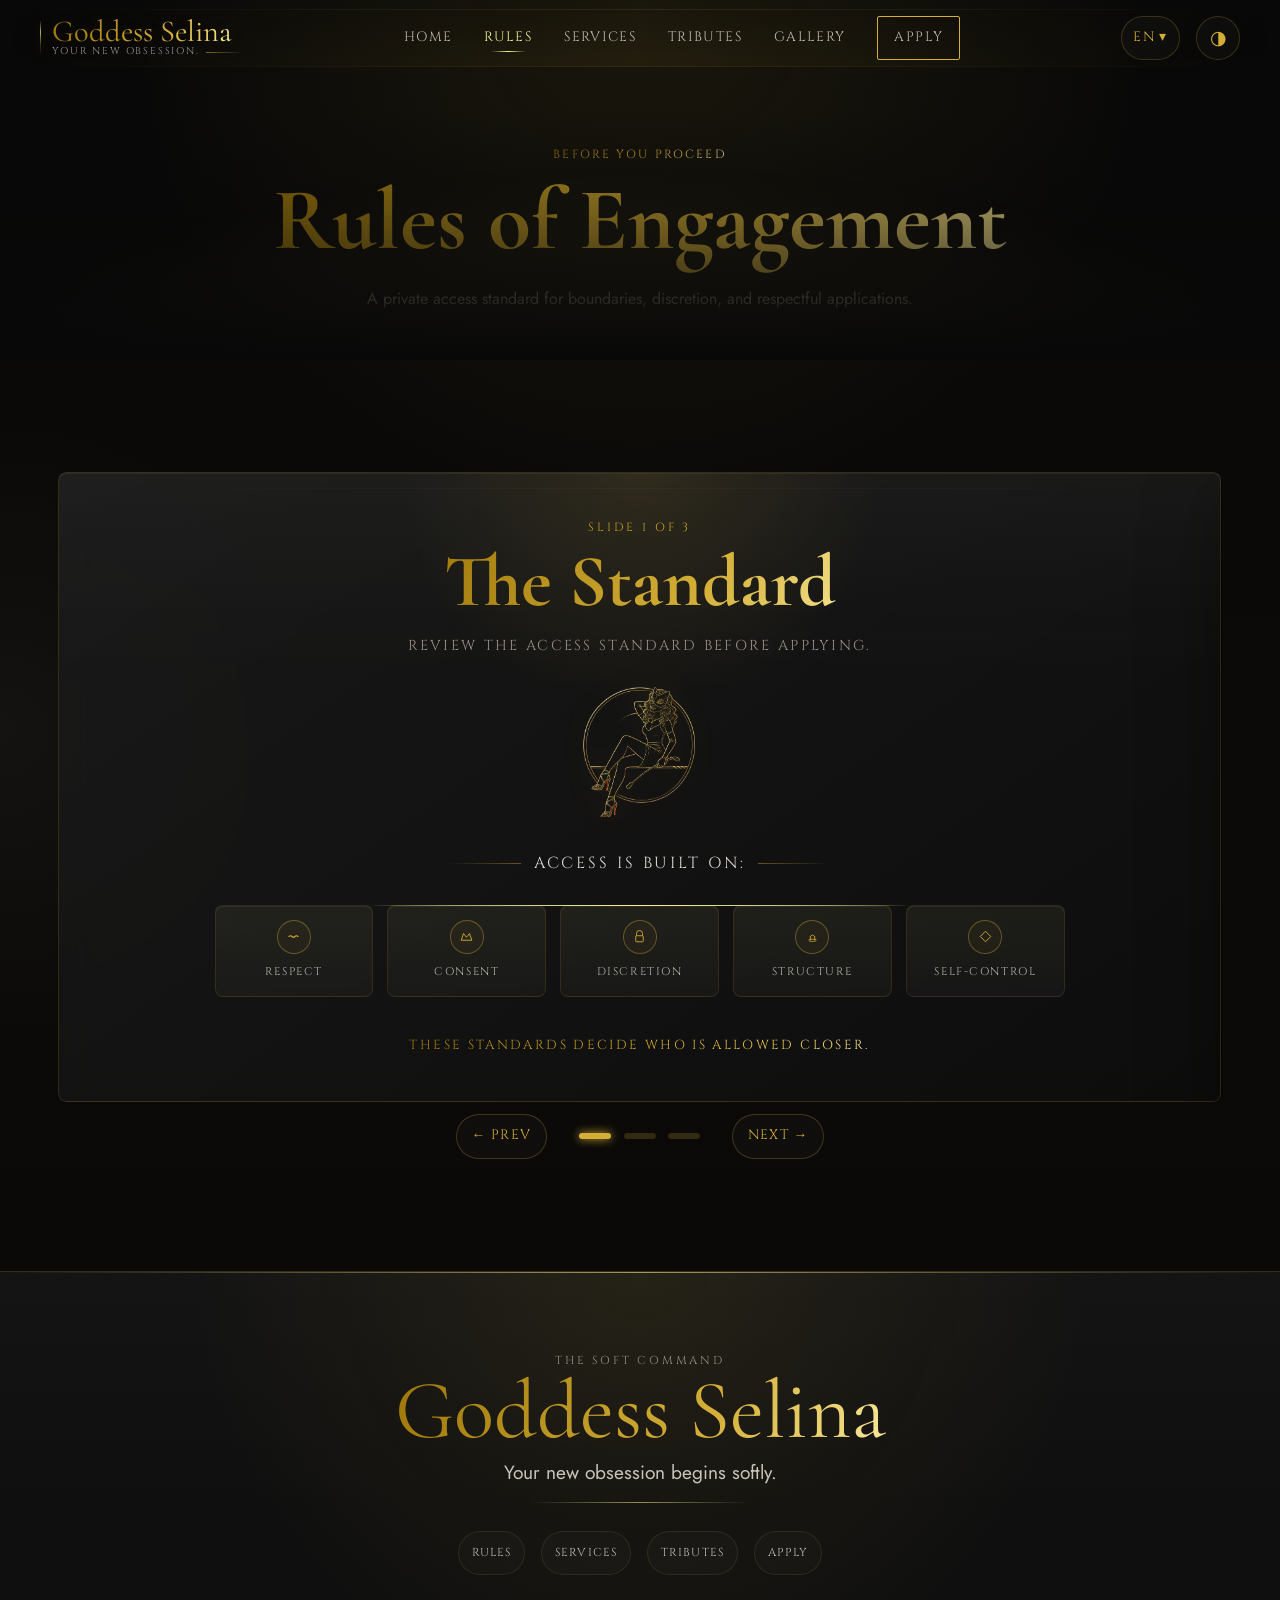
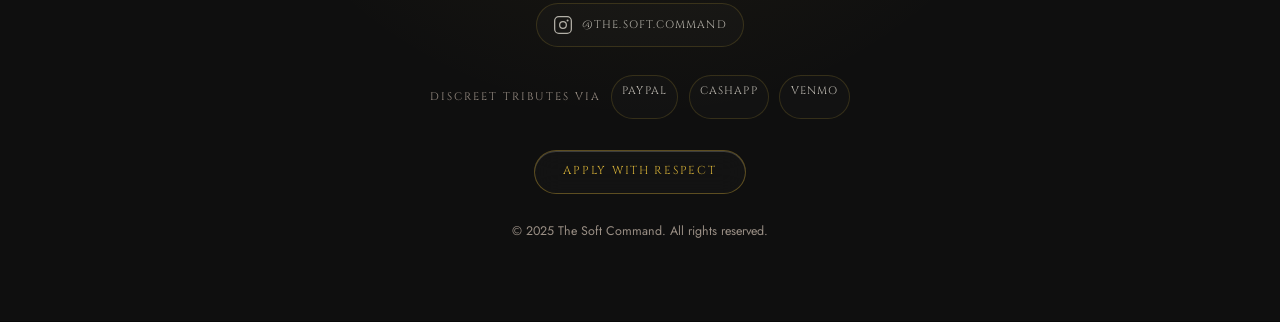
<file: rules.html>
<!DOCTYPE html>
<html lang="en" data-theme="noir">
<head>
  <meta charset="UTF-8">
  <meta name="viewport" content="width=device-width, initial-scale=1.0">
  <title>Rules of Engagement | The Soft Command</title>
  <meta name="description" content="Rules of Engagement for The Soft Command: consent, discretion, structure, and self-control.">
  <meta name="theme-color" content="#080808">
  <link rel="preconnect" href="https://fonts.googleapis.com">
  <link rel="preconnect" href="https://fonts.gstatic.com" crossorigin>
  <link rel="stylesheet" href="assets/css/styles.css">
  <script src="assets/js/translations.js" defer></script>
  <script src="assets/js/main.js" defer></script>
</head>
<body>
  <!-- Global Navigation -->
  <nav id="main-nav">
    <div class="nav-inner">
      <a href="index.html" class="nav-logo nav-logo--wordmark" aria-label="Goddess Selina, The Soft Command">
        <span class="nav-name cormorant gold-gradient-text">Goddess Selina</span>
        <span class="nav-motto cinzel">Your new obsession.</span>
      </a>

      <ul class="nav-links">
        <li><a href="index.html" data-i18n="nav_home" class="cinzel nav-link">Home</a></li>
        <li><a href="rules.html" data-i18n="nav_rules" class="cinzel nav-link">Rules</a></li>
        <li><a href="services.html" data-i18n="nav_services" class="cinzel nav-link">Services</a></li>
        <li><a href="tributes.html" data-i18n="nav_tributes" class="cinzel nav-link">Tributes</a></li>
        <li><a href="gallery.html" data-i18n="nav_gallery" class="cinzel nav-link">Gallery</a></li>
        <li><a href="contact.html" data-i18n="nav_contact" class="cinzel nav-link nav-link--cta">Apply</a></li>
      </ul>

      <div class="nav-controls">
        <div class="lang-selector" id="lang-selector">
          <button class="lang-btn cinzel" id="lang-toggle-btn">EN ▾</button>
          <div class="lang-dropdown" id="lang-dropdown" hidden>
            <button data-lang="en" class="cinzel">EN</button>
            <button data-lang="fr" class="cinzel">FR</button>
            <button data-lang="de" class="cinzel">DE</button>
            <button data-lang="es" class="cinzel">ES</button>
          </div>
        </div>

        <button id="theme-toggle-btn" class="theme-btn" aria-label="Toggle theme">
          <span class="theme-icon">◑</span>
        </button>

        <button id="hamburger" class="hamburger" aria-label="Open menu">
          <span></span><span></span><span></span>
        </button>
      </div>
    </div>
  </nav>

  <!-- Mobile Menu Overlay -->
  <div class="mobile-menu" id="mobile-menu" aria-hidden="true">
    <button class="mobile-menu__close" id="mobile-close">✕</button>
    <nav class="mobile-menu__nav">
      <a href="index.html" data-i18n="nav_home" class="cinzel mobile-link">Home</a>
      <a href="rules.html" data-i18n="nav_rules" class="cinzel mobile-link">Rules</a>
      <a href="services.html" data-i18n="nav_services" class="cinzel mobile-link">Services</a>
      <a href="tributes.html" data-i18n="nav_tributes" class="cinzel mobile-link">Tributes</a>
      <a href="gallery.html" data-i18n="nav_gallery" class="cinzel mobile-link">Gallery</a>
      <a href="contact.html" data-i18n="nav_contact" class="cinzel mobile-link mobile-link--cta">Apply</a>
    </nav>
    <div class="mobile-menu__footer">
      <p class="cinzel gold-gradient-text" data-i18n="footer_tagline">Obey gently.</p>
    </div>
  </div>

  <main class="rules-page">
    <section class="hero hero--small reveal">
      <p class="section-eyebrow cinzel gold-gradient-text" data-i18n="rules_eyebrow">Before You Proceed</p>
      <h1 class="page-title cormorant gold-gradient-text" data-i18n="rules_title">Rules of Engagement</h1>
      <p class="page-sub jost">A private access standard for boundaries, discretion, and respectful applications.</p>
    </section>

    <!-- Slide Carousel -->
    <section class="rules-carousel">
      <!-- Slides Wrapper -->
      <div class="slides-viewport">
      <div class="slides-wrapper" id="slides-wrapper">
        
        <!-- SLIDE 1 -->
        <article class="rule-slide active" data-slide="1">
          <div class="rule-slide__ornament">
            <div class="ornament-border ornament-border--top"></div>
          </div>
          <div class="rule-slide__content">
            <p class="slide-eyebrow cinzel gold-gradient-text">Slide 1 of 3</p>
            <h2 class="slide-title cormorant gold-gradient-text">The Standard</h2>
            <p class="slide-tagline cinzel">Review the access standard before applying.</p>
            
            <div class="illustration-circle">
              <img src="Images/Logo/logo-no-text.png" alt="Goddess Selina" class="slide-illustration slide-illustration--emblem"/>
            </div>
            
            <p class="slide-sub cinzel">Access is built on:</p>
            
            <div class="pillars-grid">
              <div class="pillar-item">
                <div class="pillar-icon">
                  <svg width="28" height="28" viewBox="0 0 28 28" fill="none">
                    <circle cx="14" cy="14" r="12" stroke="#D4AF37" stroke-width="1"/>
                    <path d="M8,14 Q10,12 12,14 T16,14 Q18,12 20,14" stroke="#D4AF37" stroke-width="1.5" fill="none" stroke-linecap="round"/>
                  </svg>
                </div>
                <p class="pillar-label cinzel">Respect</p>
              </div>
              <div class="pillar-item">
                <div class="pillar-icon">
                  <svg width="28" height="28" viewBox="0 0 28 28" fill="none">
                    <circle cx="14" cy="14" r="12" stroke="#D4AF37" stroke-width="1"/>
                    <path d="M7,19 L10,10 L14,15 L18,10 L21,19 Z" stroke="#D4AF37" stroke-width="1.2" fill="none"/>
                  </svg>
                </div>
                <p class="pillar-label cinzel">Consent</p>
              </div>
              <div class="pillar-item">
                <div class="pillar-icon">
                  <svg width="28" height="28" viewBox="0 0 28 28" fill="none">
                    <circle cx="14" cy="14" r="12" stroke="#D4AF37" stroke-width="1"/>
                    <rect x="9" y="13" width="10" height="8" rx="1" stroke="#D4AF37" stroke-width="1.2"/>
                    <path d="M10,13 V10 a4 4 0 0 1 8 0 V13" stroke="#D4AF37" stroke-width="1.2" fill="none"/>
                  </svg>
                </div>
                <p class="pillar-label cinzel">Discretion</p>
              </div>
              <div class="pillar-item">
                <div class="pillar-icon">
                  <svg width="28" height="28" viewBox="0 0 28 28" fill="none">
                    <circle cx="14" cy="14" r="12" stroke="#D4AF37" stroke-width="1"/>
                    <ellipse cx="14" cy="19" rx="5" ry="1.5" stroke="#D4AF37" stroke-width="1"/>
                    <path d="M11,19 L11,14 Q14,10 17,14 L17,19" stroke="#D4AF37" stroke-width="1.2" fill="none"/>
                    <circle cx="14" cy="10" r="2" stroke="#D4AF37" stroke-width="1"/>
                  </svg>
                </div>
                <p class="pillar-label cinzel">Structure</p>
              </div>
              <div class="pillar-item">
                <div class="pillar-icon">
                  <svg width="28" height="28" viewBox="0 0 28 28" fill="none">
                    <circle cx="14" cy="14" r="12" stroke="#D4AF37" stroke-width="1"/>
                    <path d="M14,7 L21,14 L14,21 L7,14 Z" stroke="#D4AF37" stroke-width="1.2" fill="none"/>
                  </svg>
                </div>
                <p class="pillar-label cinzel">Self-Control</p>
              </div>
            </div>
            
            <p class="slide-footer-text cinzel gold-gradient-text">These standards decide who is allowed closer.</p>
          </div>
          <div class="ornament-border ornament-border--bottom"></div>
        </article>
        
        <!-- SLIDE 2 -->
        <article class="rule-slide" data-slide="2">
          <div class="rule-slide__content">
            <p class="slide-eyebrow cinzel gold-gradient-text">Slide 2 of 3</p>
            <h2 class="slide-title cormorant gold-gradient-text">Expectations & Boundaries</h2>
            
            <div class="slide-content-split">
              <div class="rules-list">
                
                <div class="rules-block">
                  <div class="rules-block__icon">
                    <div class="icon-circle">
                      <svg width="20" height="20" viewBox="0 0 20 20" fill="none">
                        <path d="M3,7 L10,10 L17,7 L10,13 Z" stroke="#D4AF37" stroke-width="1.2" fill="none"/>
                      </svg>
                    </div>
                  </div>
                  <div>
                    <p class="rules-block__heading cinzel">Application Conduct</p>
                    <p class="rules-block__text jost">Applications are reviewed for manners, patience, clarity, and self-awareness.</p>
                  </div>
                </div>
                
                <div class="rules-block">
                  <div class="rules-block__icon">
                    <div class="icon-circle icon-circle--x">
                      <svg width="16" height="16" viewBox="0 0 16 16" fill="none">
                        <line x1="3" y1="3" x2="13" y2="13" stroke="#D4AF37" stroke-width="1.5"/>
                        <line x1="13" y1="3" x2="3" y2="13" stroke="#D4AF37" stroke-width="1.5"/>
                      </svg>
                    </div>
                  </div>
                  <div>
                    <p class="rules-block__heading cinzel">Restricted Behavior</p>
                    <ul class="rules-list-items jost">
                      <li>Repeated messages</li>
                      <li>Demands for immediate attention</li>
                      <li>Push boundaries</li>
                      <li>Entitlement to time or access</li>
                      <li>Manipulation, pressure, or guilt tactics</li>
                    </ul>
                    <p class="rules-block__warning cinzel">Disrespect ends consideration.</p>
                  </div>
                </div>
                
                <div class="rules-block">
                  <div class="rules-block__icon">
                    <div class="icon-circle">
                      <svg width="20" height="20" viewBox="0 0 20 20" fill="none">
                        <path d="M4,18 L8,8 L10,12 L12,8 L16,18 Z" stroke="#D4AF37" stroke-width="1.2" fill="none"/>
                      </svg>
                    </div>
                  </div>
                  <div>
                    <p class="rules-block__heading cinzel">Access Signals</p>
                    <ul class="rules-list-items jost">
                      <li>Consistency</li>
                      <li>Composure</li>
                      <li>Considered effort</li>
                      <li>Self-control</li>
                    </ul>
                    <p class="rules-block__not cinzel">Arrogance, desperation, and performance are not access signals.</p>
                  </div>
                </div>
                
                <div class="rules-block">
                  <div class="rules-block__icon">
                    <div class="icon-circle">
                      <svg width="20" height="20" viewBox="0 0 20 20" fill="none">
                        <path d="M10,2 C10,2 4,7 4,12 a6 6 0 0 0 12 0 C16,7 10,2 10,2 Z" stroke="#D4AF37" stroke-width="1.2" fill="none"/>
                      </svg>
                    </div>
                  </div>
                  <div>
                    <p class="rules-block__heading cinzel">Consent & Boundaries</p>
                    <p class="rules-block__text jost">All interactions are consensual between adults. A boundary is final once stated.</p>
                  </div>
                </div>
              </div>
              
              <div class="slide-illustration-aside">
                <div class="illustration-circle illustration-circle--sm">
                  <img src="Images/Logo/logo-no-text.png" alt="" class="slide-illustration slide-illustration--emblem" aria-hidden="true"/>
                </div>
              </div>
            </div>
            
            <p class="slide-footer-text cinzel gold-gradient-text">
              Respect. Consent. Boundaries.
              <em class="cormorant">The conditions of access.</em>
            </p>
          </div>
        </article>
        
        <!-- SLIDE 3 -->
        <article class="rule-slide" data-slide="3">
          <div class="rule-slide__content">
            <p class="slide-eyebrow cinzel gold-gradient-text">Slide 3 of 3</p>
            <h2 class="slide-title cormorant gold-gradient-text">Rules of Engagement</h2>
            
            <div class="slide-content-split">
              <div class="rules-list">
                
                <div class="rules-block">
                  <div class="icon-circle"><svg width="20" height="20" viewBox="0 0 20 20" fill="none"><circle cx="10" cy="10" r="7" stroke="#D4AF37" stroke-width="1.2"/><path d="M10,6 L10,10 L13,12" stroke="#D4AF37" stroke-width="1.2" stroke-linecap="round"/></svg></div>
                  <div>
                    <p class="rules-block__heading cinzel">Availability</p>
                    <ul class="rules-list-items jost">
                      <li>Responses are not guaranteed instantly.</li>
                      <li>Availability varies by schedule and fit.</li>
                      <li>Requests for constant access reduce eligibility.</li>
                    </ul>
                    <p class="rules-block__note cormorant gold-gradient-text">Patience and restraint are part of the standard.</p>
                  </div>
                </div>
                
                <div class="rules-block">
                  <div class="icon-circle"><svg width="20" height="20" viewBox="0 0 20 20" fill="none"><rect x="4" y="7" width="12" height="10" rx="1" stroke="#D4AF37" stroke-width="1.2"/><path d="M7,7 V6 a3 3 0 0 1 6 0 V7" stroke="#D4AF37" stroke-width="1.2" fill="none"/></svg></div>
                  <div>
                    <p class="rules-block__heading cinzel">Privacy & Discretion</p>
                    <p class="rules-block__text jost">All communication and content are private unless explicit permission is given.</p>
                    <ul class="rules-list-items jost">
                      <li>No screenshots</li>
                      <li>No reposting messages</li>
                      <li>No sharing private content</li>
                      <li>No attempting to find personal information</li>
                      <li>No involving third parties</li>
                    </ul>
                    <p class="rules-block__note cormorant gold-gradient-text">Discretion is expected at all times.</p>
                  </div>
                </div>
                
                <div class="rules-block">
                  <div class="icon-circle"><svg width="20" height="20" viewBox="0 0 20 20" fill="none"><circle cx="10" cy="8" r="3" stroke="#D4AF37" stroke-width="1.2"/><path d="M5,17 Q7,13 10,13 T15,17" stroke="#D4AF37" stroke-width="1.2" fill="none"/></svg></div>
                  <div>
                    <p class="rules-block__heading cinzel">Emotional Scope</p>
                    <p class="rules-block__text jost">Know the difference between fantasy, connection, and reality.</p>
                    <p class="rules-block__text jost">This service is not therapy, crisis support, or emotional dependency training.</p>
                    <p class="rules-block__note cormorant gold-gradient-text">Self-awareness is important.</p>
                  </div>
                </div>
                
                <div class="rules-block">
                  <div class="icon-circle"><svg width="20" height="20" viewBox="0 0 20 20" fill="none"><path d="M10,3 L17,10 L10,17 L3,10 Z" stroke="#D4AF37" stroke-width="1.2" fill="none"/></svg></div>
                  <div>
                    <p class="rules-block__heading cinzel">Quality of Effort</p>
                    <p class="rules-block__text jost">Strong applications show consistency, composure, honesty, and attention to detail.</p>
                    <p class="rules-block__note cormorant gold-gradient-text">Low-effort applications are unlikely to be accepted.</p>
                  </div>
                </div>
                
                <div class="rules-block">
                  <div class="icon-circle"><svg width="20" height="20" viewBox="0 0 20 20" fill="none"><path d="M4,17 L7,7 L10,12 L13,7 L16,17 Z" stroke="#D4AF37" stroke-width="1.2" fill="none"/><circle cx="10" cy="5" r="1.5" stroke="#D4AF37" stroke-width="1"/></svg></div>
                  <div>
                    <p class="rules-block__heading cinzel">Access Review</p>
                    <p class="rules-block__text jost">The Soft Command may decline, pause, or end any interaction that does not fit the standard.</p>
                    <p class="rules-block__note cormorant gold-gradient-text">Access is selective, not automatic.</p>
                  </div>
                </div>
              </div>
              
              <div class="slide-illustration-aside">
                <div class="illustration-circle illustration-circle--sm">
                  <img src="Images/Logo/logo-no-text.png" alt="" class="slide-illustration slide-illustration--emblem" aria-hidden="true"/>
                </div>
              </div>
            </div>
            
            <div class="acknowledgment-box reveal">
              <p class="cinzel acknowledgment-box__label">Before Applying</p>
              <p class="cormorant gold-gradient-text acknowledgment-box__text">
                Continuing to the application means you understand the access standard, privacy expectations, boundaries, and selective review process.
              </p>
              <a href="contact.html" class="btn btn--primary cinzel acknowledgment-box__cta">Apply With Respect</a>
            </div>
          </div>
        </article>
      </div>
      </div>
      
      <!-- Carousel Navigation -->
      <div class="carousel-nav">
        <button class="carousel-btn carousel-btn--prev cinzel" id="rules-prev" aria-label="Previous slide">← Prev</button>
        <div class="carousel-dots" id="carousel-dots">
          <button class="dot dot--active" data-slide="0" aria-label="Slide 1"></button>
          <button class="dot" data-slide="1" aria-label="Slide 2"></button>
          <button class="dot" data-slide="2" aria-label="Slide 3"></button>
        </div>
        <button class="carousel-btn carousel-btn--next cinzel" id="rules-next" aria-label="Next slide">Next →</button>
      </div>
    </section>
  </main>

  <!-- Global Footer -->
  <footer class="site-footer">
    <div class="footer-inner">
      <div class="footer-brand">
        <p class="footer-kicker cinzel">The Soft Command</p>
        <p class="footer-logo cormorant gold-gradient-text">Goddess Selina</p>
        <p class="footer-tagline jost">Your new obsession begins softly.</p>
      </div>
      <nav class="footer-links">
        <a href="rules.html" data-i18n="nav_rules" class="cinzel footer-link">Rules</a>
        <a href="services.html" data-i18n="nav_services" class="cinzel footer-link">Services</a>
        <a href="tributes.html" data-i18n="nav_tributes" class="cinzel footer-link">Tributes</a>
        <a href="contact.html" data-i18n="nav_contact" class="cinzel footer-link">Apply</a>
      </nav>
      <div class="footer-social">
        <a href="https://www.instagram.com/the.soft.command/" target="_blank" rel="noopener" class="social-link cinzel" aria-label="Instagram">
          <svg width="20" height="20" viewBox="0 0 24 24" fill="none" stroke="currentColor" stroke-width="1.5">
            <rect x="2" y="2" width="20" height="20" rx="5" ry="5"/>
            <circle cx="12" cy="12" r="4"/>
            <circle cx="17.5" cy="6.5" r="0.5" fill="currentColor"/>
          </svg>
          <span>@the.soft.command</span>
        </a>
      </div>
      <div class="footer-payments">
        <span class="cinzel payment-label">Discreet tributes via</span>
        <span class="payment-badge cinzel">PayPal</span>
        <span class="payment-badge cinzel">CashApp</span>
        <span class="payment-badge cinzel">Venmo</span>
      </div>
      <a href="contact.html" class="btn btn--ghost cinzel footer-cta">Apply With Respect</a>
      <p class="footer-copy jost">© 2025 The Soft Command. All rights reserved.</p>
    </div>
  </footer>

  <svg id="marble-veins" class="marble-veins" viewBox="0 0 1000 1000" 
       preserveAspectRatio="xMidYMid slice"
       xmlns="http://www.w3.org/2000/svg" style="display: none;">
    <defs>
      <linearGradient id="veinGlow" x1="0%" y1="0%" x2="100%" y2="100%">
        <stop offset="0%" stop-color="#F9F295" stop-opacity="0"/>
        <stop offset="30%" stop-color="#D4AF37" stop-opacity="0.9">
          <animate attributeName="offset" values="0.2;0.8;0.2" dur="6s" repeatCount="indefinite"/>
        </stop>
        <stop offset="60%" stop-color="#F9F295" stop-opacity="0.6">
          <animate attributeName="offset" values="0.5;1.0;0.5" dur="6s" repeatCount="indefinite"/>
        </stop>
        <stop offset="100%" stop-color="#D4AF37" stop-opacity="0"/>
      </linearGradient>
      <filter id="veinBlur">
        <feGaussianBlur stdDeviation="0.8"/>
      </filter>
    </defs>
    
    <g class="vein-group vein-primary">
      <path d="M0,180 Q150,160 280,200 T520,170 Q680,145 750,220 T1000,190" 
            stroke="url(#veinGlow)" stroke-width="1.5" fill="none" filter="url(#veinBlur)"/>
      <path d="M0,450 Q200,420 350,480 T600,440 Q800,410 900,470 T1000,450"
            stroke="url(#veinGlow)" stroke-width="1.2" fill="none" filter="url(#veinBlur)"/>
      <path d="M0,720 Q180,700 300,740 Q450,780 550,720 T800,730 Q900,740 1000,710"
            stroke="url(#veinGlow)" stroke-width="1.8" fill="none" filter="url(#veinBlur)"/>
    </g>
    
    <g class="vein-group vein-secondary">
      <path d="M120,0 Q140,150 100,300 Q80,400 130,520 T110,700 Q100,850 140,1000"
            stroke="#D4AF37" stroke-width="0.6" fill="none" opacity="0.5"/>
      <path d="M380,0 Q400,200 360,380 Q340,500 390,620 T370,800 Q360,900 400,1000"
            stroke="#D4AF37" stroke-width="0.4" fill="none" opacity="0.35"/>
      <path d="M650,0 Q680,180 640,360 T670,580 Q690,720 650,900 T680,1000"
            stroke="#F9F295" stroke-width="0.5" fill="none" opacity="0.4"/>
      <path d="M850,0 Q870,200 830,380 T860,600 Q880,780 840,1000"
            stroke="#D4AF37" stroke-width="0.7" fill="none" opacity="0.45"/>
    </g>
    
    <g class="vein-group vein-micro">
      <path d="M200,180 Q250,210 280,195 T320,215" stroke="#F9F295" stroke-width="0.3" fill="none" opacity="0.3"/>
      <path d="M520,450 Q580,435 620,460 T680,445" stroke="#D4AF37" stroke-width="0.3" fill="none" opacity="0.25"/>
      <path d="M100,720 Q160,705 190,730 T230,715" stroke="#F9F295" stroke-width="0.25" fill="none" opacity="0.3"/>
      <path d="M740,300 Q800,285 830,310 T880,295" stroke="#D4AF37" stroke-width="0.3" fill="none" opacity="0.2"/>
    </g>
  </svg>
  
  <style>
    body.marble-bg #marble-veins {
      display: block !important;
    }
  </style>
</body>
</html>
</file>
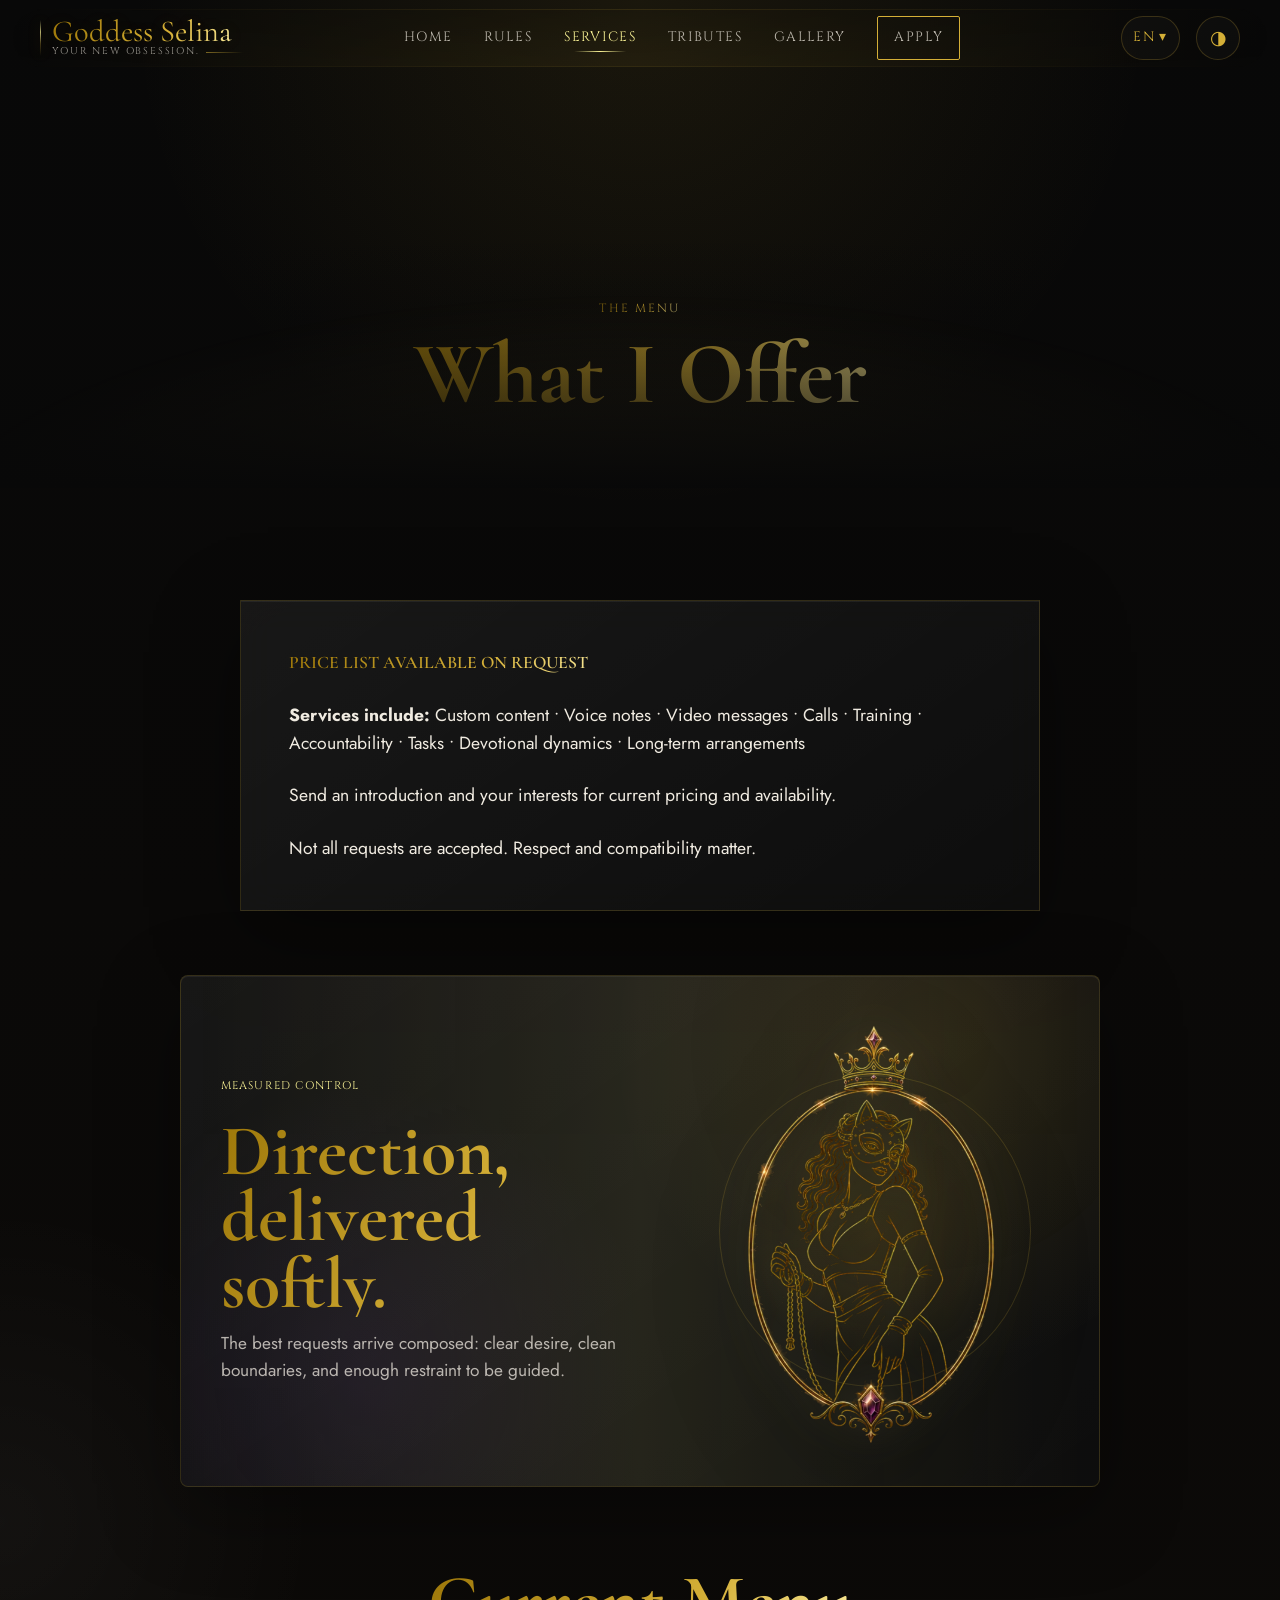
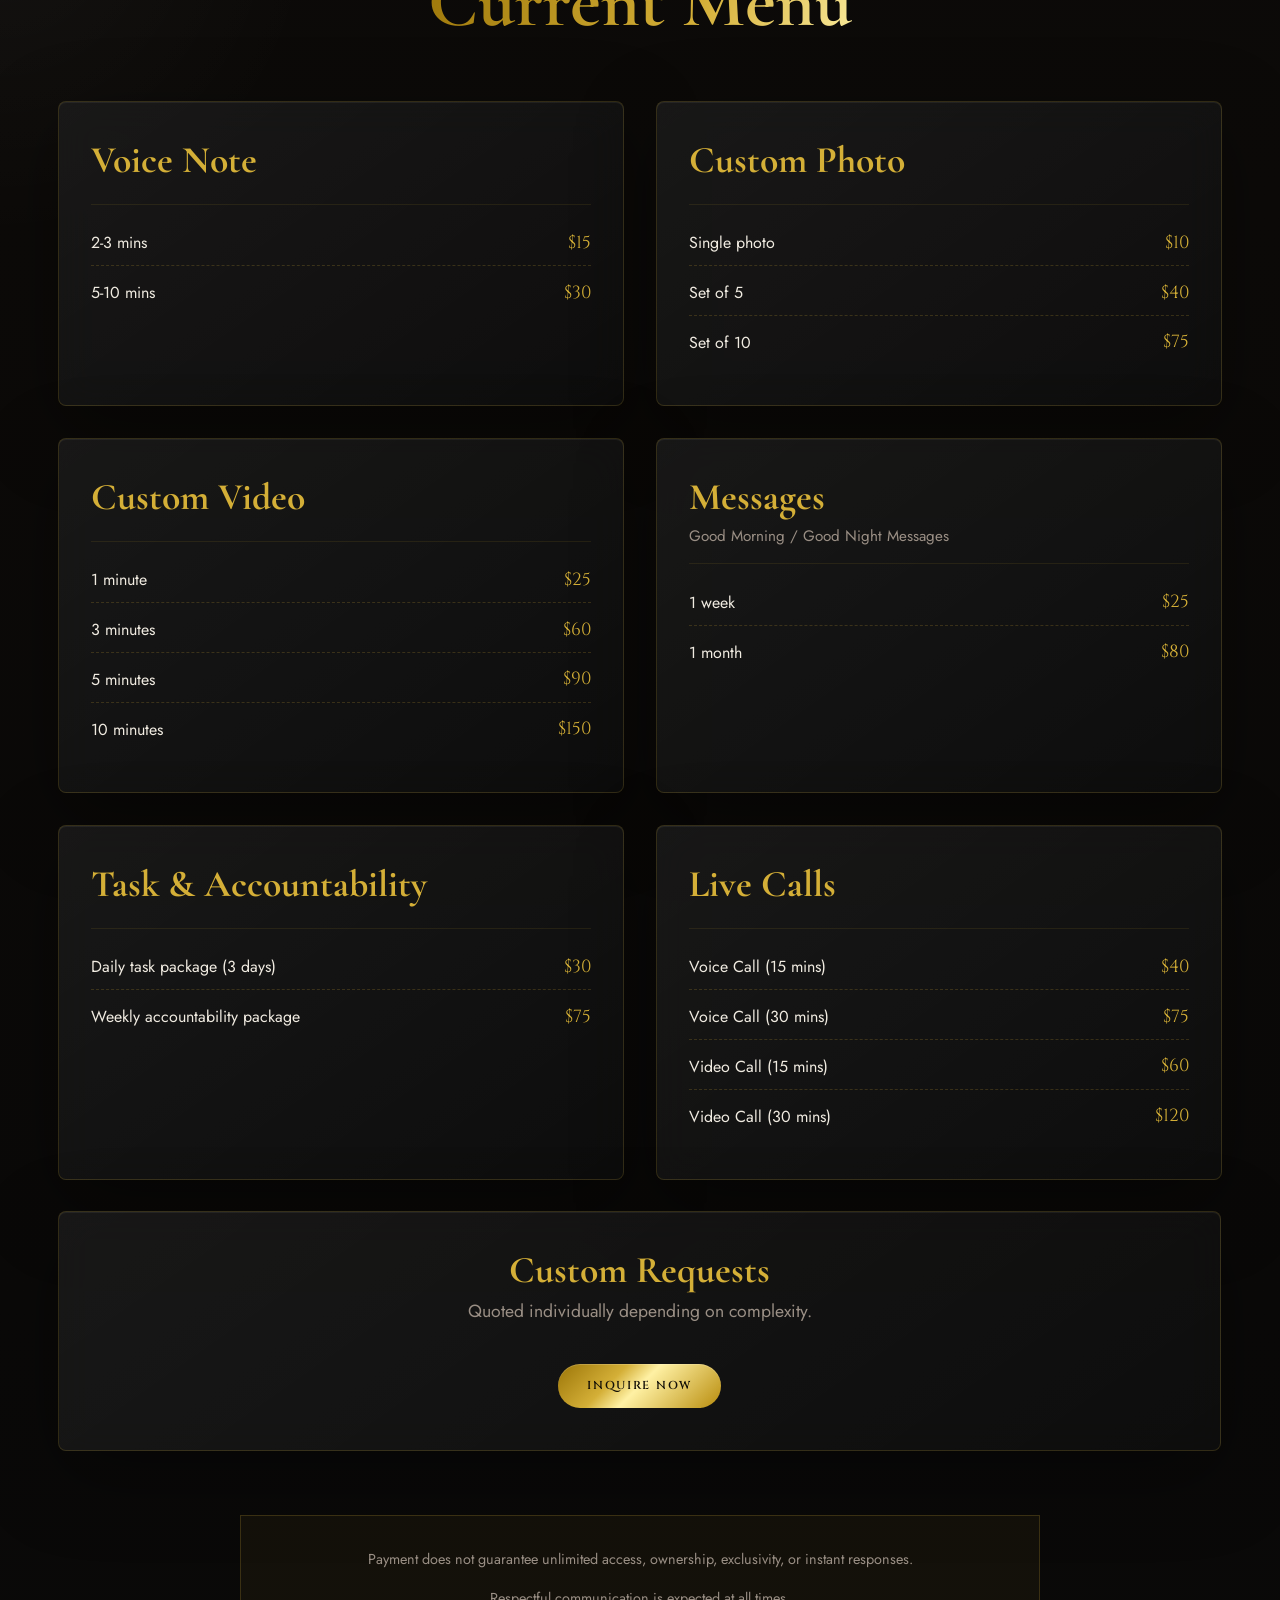
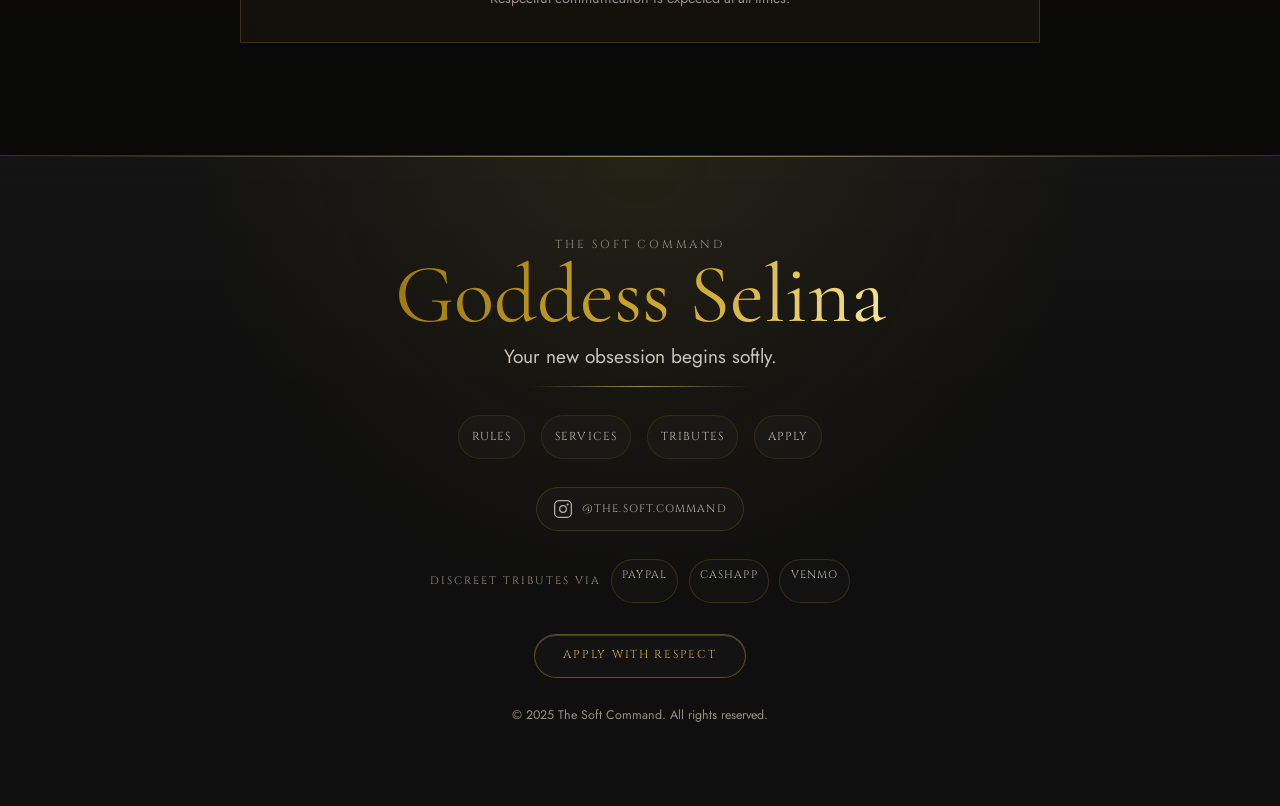
<file: services.html>
<!DOCTYPE html>
<html lang="en" data-theme="noir">
<head>
  <meta charset="UTF-8">
  <meta name="viewport" content="width=device-width, initial-scale=1.0">
  <title>Services | The Soft Command</title>
  <meta name="description" content="The Soft Command service menu: voice notes, custom content, calls, training, and accountability.">
  <meta name="theme-color" content="#080808">
  <link rel="preconnect" href="https://fonts.googleapis.com">
  <link rel="preconnect" href="https://fonts.gstatic.com" crossorigin>
  <link rel="stylesheet" href="assets/css/styles.css">
  <script src="assets/js/translations.js" defer></script>
  <script src="assets/js/main.js" defer></script>
  <script src="assets/js/calculator.js" defer></script>
</head>
<body>
  <!-- Global Navigation -->
  <nav id="main-nav">
    <div class="nav-inner">
      <a href="index.html" class="nav-logo nav-logo--wordmark" aria-label="Goddess Selina, The Soft Command">
        <span class="nav-name cormorant gold-gradient-text">Goddess Selina</span>
        <span class="nav-motto cinzel">Your new obsession.</span>
      </a>

      <ul class="nav-links">
        <li><a href="index.html" data-i18n="nav_home" class="cinzel nav-link">Home</a></li>
        <li><a href="rules.html" data-i18n="nav_rules" class="cinzel nav-link">Rules</a></li>
        <li><a href="services.html" data-i18n="nav_services" class="cinzel nav-link">Services</a></li>
        <li><a href="tributes.html" data-i18n="nav_tributes" class="cinzel nav-link">Tributes</a></li>
        <li><a href="gallery.html" data-i18n="nav_gallery" class="cinzel nav-link">Gallery</a></li>
        <li><a href="contact.html" data-i18n="nav_contact" class="cinzel nav-link nav-link--cta">Apply</a></li>
      </ul>

      <div class="nav-controls">
        <div class="lang-selector" id="lang-selector">
          <button class="lang-btn cinzel" id="lang-toggle-btn">EN ▾</button>
          <div class="lang-dropdown" id="lang-dropdown" hidden>
            <button data-lang="en" class="cinzel">EN</button>
            <button data-lang="fr" class="cinzel">FR</button>
            <button data-lang="de" class="cinzel">DE</button>
            <button data-lang="es" class="cinzel">ES</button>
          </div>
        </div>
        <button id="theme-toggle-btn" class="theme-btn" aria-label="Toggle theme"><span class="theme-icon">◑</span></button>
        <button id="hamburger" class="hamburger" aria-label="Open menu"><span></span><span></span><span></span></button>
      </div>
    </div>
  </nav>

  <!-- Mobile Menu Overlay -->
  <div class="mobile-menu" id="mobile-menu" aria-hidden="true">
    <button class="mobile-menu__close" id="mobile-close">✕</button>
    <nav class="mobile-menu__nav">
      <a href="index.html" data-i18n="nav_home" class="cinzel mobile-link">Home</a>
      <a href="rules.html" data-i18n="nav_rules" class="cinzel mobile-link">Rules</a>
      <a href="services.html" data-i18n="nav_services" class="cinzel mobile-link">Services</a>
      <a href="tributes.html" data-i18n="nav_tributes" class="cinzel mobile-link">Tributes</a>
      <a href="gallery.html" data-i18n="nav_gallery" class="cinzel mobile-link">Gallery</a>
      <a href="contact.html" data-i18n="nav_contact" class="cinzel mobile-link mobile-link--cta">Apply</a>
    </nav>
    <div class="mobile-menu__footer">
      <p class="cinzel gold-gradient-text" data-i18n="footer_tagline">Obey gently.</p>
    </div>
  </div>

  <main class="services-page">
    <section class="hero hero--small">
      <p class="section-eyebrow cinzel gold-gradient-text" data-i18n="services_eyebrow">The Menu</p>
      <h1 class="page-title cormorant gold-gradient-text" data-i18n="services_title">What I Offer</h1>
    </section>

    <section class="menu-section">
      <div class="menu-intro reveal">
        <p class="menu-kicker cormorant gold-gradient-text">PRICE LIST AVAILABLE ON REQUEST</p>
        <p class="jost">
          <strong>Services include:</strong> Custom content • Voice notes • Video messages • Calls • Training • Accountability • Tasks • Devotional dynamics • Long-term arrangements
        </p>
        <p class="jost">
          Send an introduction and your interests for current pricing and availability.
        </p>
        <p class="jost">
          Not all requests are accepted. Respect and compatibility matter.
        </p>
      </div>

      <div class="service-spotlight reveal">
        <div class="service-spotlight__copy">
          <p class="editorial-kicker cinzel">Measured Control</p>
          <h2 class="service-spotlight__title cormorant gold-gradient-text">Direction, delivered softly.</h2>
          <p class="jost">The best requests arrive composed: clear desire, clean boundaries, and enough restraint to be guided.</p>
        </div>
        <figure class="service-spotlight__art">
          <img src="Images/Showcase/selina-chain-command.webp" alt="Goddess Selina holding a chain in a gold oval frame" width="475" height="720" loading="eager" decoding="async" fetchpriority="low">
        </figure>
      </div>

      <h2 class="section-title section-title--center cormorant gold-gradient-text reveal">Current Menu</h2>

      <div class="menu-grid stagger-children">
        <!-- Voice Note -->
        <article class="menu-card">
          <div class="menu-card__header">
            <h3 class="menu-card__title cinzel">Voice Note</h3>
          </div>
          <div class="menu-card__options jost">
            <div class="menu-option">
              <span class="menu-option__name">2-3 mins</span>
              <span class="menu-option__price">$15</span>
            </div>
            <div class="menu-option">
              <span class="menu-option__name">5-10 mins</span>
              <span class="menu-option__price">$30</span>
            </div>
          </div>
        </article>

        <!-- Custom Photo -->
        <article class="menu-card">
          <div class="menu-card__header">
            <h3 class="menu-card__title cinzel">Custom Photo</h3>
          </div>
          <div class="menu-card__options jost">
            <div class="menu-option">
              <span class="menu-option__name">Single photo</span>
              <span class="menu-option__price">$10</span>
            </div>
            <div class="menu-option">
              <span class="menu-option__name">Set of 5</span>
              <span class="menu-option__price">$40</span>
            </div>
            <div class="menu-option">
              <span class="menu-option__name">Set of 10</span>
              <span class="menu-option__price">$75</span>
            </div>
          </div>
        </article>

        <!-- Custom Video -->
        <article class="menu-card">
          <div class="menu-card__header">
            <h3 class="menu-card__title cinzel">Custom Video</h3>
          </div>
          <div class="menu-card__options jost">
            <div class="menu-option">
              <span class="menu-option__name">1 minute</span>
              <span class="menu-option__price">$25</span>
            </div>
            <div class="menu-option">
              <span class="menu-option__name">3 minutes</span>
              <span class="menu-option__price">$60</span>
            </div>
            <div class="menu-option">
              <span class="menu-option__name">5 minutes</span>
              <span class="menu-option__price">$90</span>
            </div>
            <div class="menu-option">
              <span class="menu-option__name">10 minutes</span>
              <span class="menu-option__price">$150</span>
            </div>
          </div>
        </article>

        <!-- Messages -->
        <article class="menu-card">
          <div class="menu-card__header">
            <h3 class="menu-card__title cinzel">Messages</h3>
            <p class="menu-card__desc">Good Morning / Good Night Messages</p>
          </div>
          <div class="menu-card__options jost">
            <div class="menu-option">
              <span class="menu-option__name">1 week</span>
              <span class="menu-option__price">$25</span>
            </div>
            <div class="menu-option">
              <span class="menu-option__name">1 month</span>
              <span class="menu-option__price">$80</span>
            </div>
          </div>
        </article>

        <!-- Task & Accountability -->
        <article class="menu-card">
          <div class="menu-card__header">
            <h3 class="menu-card__title cinzel">Task & Accountability</h3>
          </div>
          <div class="menu-card__options jost">
            <div class="menu-option">
              <span class="menu-option__name">Daily task package (3 days)</span>
              <span class="menu-option__price">$30</span>
            </div>
            <div class="menu-option">
              <span class="menu-option__name">Weekly accountability package</span>
              <span class="menu-option__price">$75</span>
            </div>
          </div>
        </article>

        <!-- Live Calls -->
        <article class="menu-card">
          <div class="menu-card__header">
            <h3 class="menu-card__title cinzel">Live Calls</h3>
          </div>
          <div class="menu-card__options jost">
            <div class="menu-option">
              <span class="menu-option__name">Voice Call (15 mins)</span>
              <span class="menu-option__price">$40</span>
            </div>
            <div class="menu-option">
              <span class="menu-option__name">Voice Call (30 mins)</span>
              <span class="menu-option__price">$75</span>
            </div>
            <div class="menu-option">
              <span class="menu-option__name">Video Call (15 mins)</span>
              <span class="menu-option__price">$60</span>
            </div>
            <div class="menu-option">
              <span class="menu-option__name">Video Call (30 mins)</span>
              <span class="menu-option__price">$120</span>
            </div>
          </div>
        </article>

        <!-- Custom Requests -->
        <article class="menu-card menu-card--wide menu-card--center">
          <div class="menu-card__header menu-card__header--plain">
            <h3 class="menu-card__title cinzel">Custom Requests</h3>
            <p class="menu-card__desc menu-card__desc--large">Quoted individually depending on complexity.</p>
          </div>
          <a href="contact.html" class="btn btn--primary cinzel">Inquire Now</a>
        </article>
      </div>

      <div class="menu-disclaimer reveal">
        <p>Payment does not guarantee unlimited access, ownership, exclusivity, or instant responses.</p>
        <p>Respectful communication is expected at all times.</p>
      </div>
    </section>
  </main>

  <!-- Global Footer -->
  <footer class="site-footer">
    <div class="footer-inner">
      <div class="footer-brand">
        <p class="footer-kicker cinzel">The Soft Command</p>
        <p class="footer-logo cormorant gold-gradient-text">Goddess Selina</p>
        <p class="footer-tagline jost">Your new obsession begins softly.</p>
      </div>
      <nav class="footer-links">
        <a href="rules.html" data-i18n="nav_rules" class="cinzel footer-link">Rules</a>
        <a href="services.html" data-i18n="nav_services" class="cinzel footer-link">Services</a>
        <a href="tributes.html" data-i18n="nav_tributes" class="cinzel footer-link">Tributes</a>
        <a href="contact.html" data-i18n="nav_contact" class="cinzel footer-link">Apply</a>
      </nav>
      <div class="footer-social">
        <a href="https://www.instagram.com/the.soft.command/" target="_blank" rel="noopener" class="social-link cinzel" aria-label="Instagram">
          <svg width="20" height="20" viewBox="0 0 24 24" fill="none" stroke="currentColor" stroke-width="1.5">
            <rect x="2" y="2" width="20" height="20" rx="5" ry="5"/>
            <circle cx="12" cy="12" r="4"/>
            <circle cx="17.5" cy="6.5" r="0.5" fill="currentColor"/>
          </svg>
          <span>@the.soft.command</span>
        </a>
      </div>
      <div class="footer-payments">
        <span class="cinzel payment-label">Discreet tributes via</span>
        <span class="payment-badge cinzel">PayPal</span>
        <span class="payment-badge cinzel">CashApp</span>
        <span class="payment-badge cinzel">Venmo</span>
      </div>
      <a href="contact.html" class="btn btn--ghost cinzel footer-cta">Apply With Respect</a>
      <p class="footer-copy jost">© 2025 The Soft Command. All rights reserved.</p>
    </div>
  </footer>

  <svg id="marble-veins" class="marble-veins" viewBox="0 0 1000 1000" preserveAspectRatio="xMidYMid slice" xmlns="http://www.w3.org/2000/svg" style="display: none;">
    <!-- Veins definition here (shortened for brevity since it's just scaffolding) -->
    <style>body.marble-bg #marble-veins { display: block !important; }</style>
  </svg>
</body>
</html>
</file>
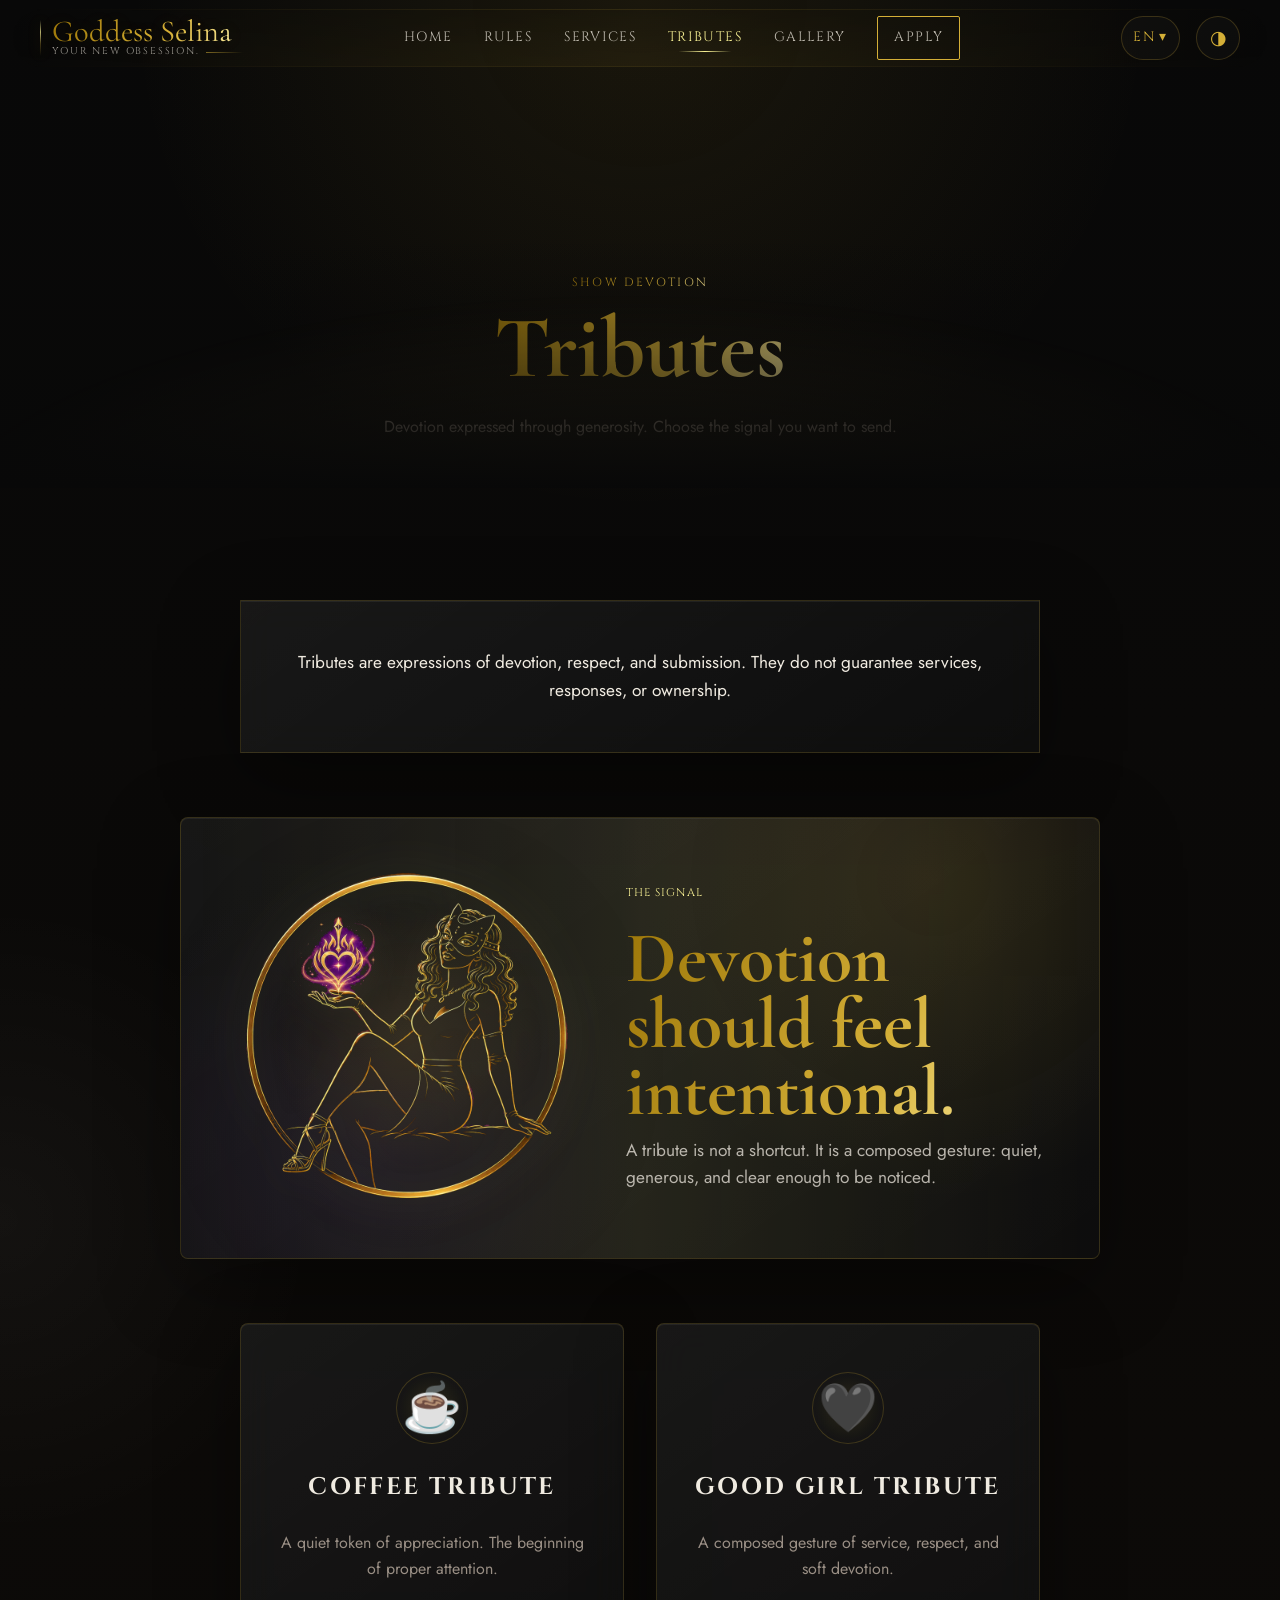
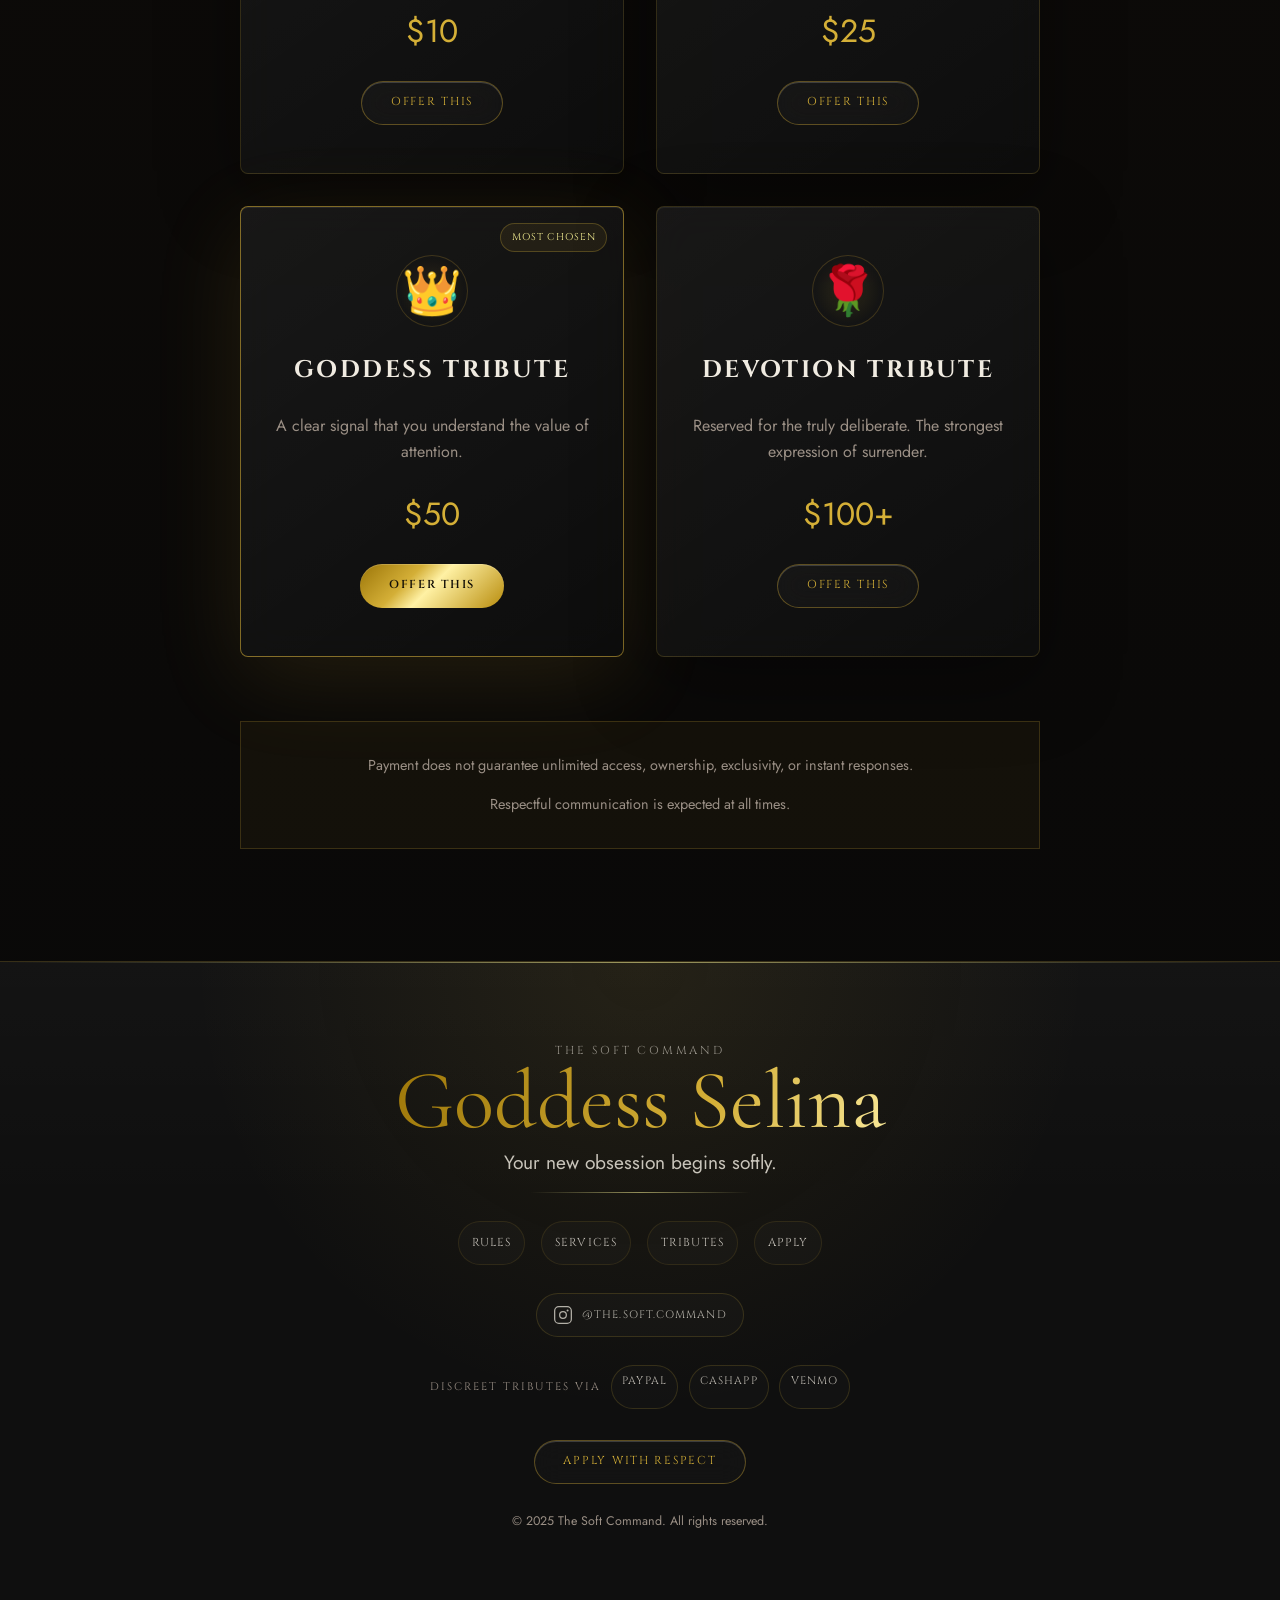
<file: tributes.html>
<!DOCTYPE html>
<html lang="en" data-theme="noir">
<head>
  <meta charset="UTF-8">
  <meta name="viewport" content="width=device-width, initial-scale=1.0">
  <title>Tributes | The Soft Command</title>
  <meta name="description" content="Tributes for The Soft Command. Choose a devotion offering and apply with respect.">
  <meta name="theme-color" content="#080808">
  <link rel="preconnect" href="https://fonts.googleapis.com">
  <link rel="preconnect" href="https://fonts.gstatic.com" crossorigin>
  <link rel="stylesheet" href="assets/css/styles.css">
  <script src="assets/js/translations.js" defer></script>
  <script src="assets/js/main.js" defer></script>
</head>
<body>
  <!-- Global Navigation -->
  <nav id="main-nav">
    <div class="nav-inner">
      <a href="index.html" class="nav-logo nav-logo--wordmark" aria-label="Goddess Selina, The Soft Command">
        <span class="nav-name cormorant gold-gradient-text">Goddess Selina</span>
        <span class="nav-motto cinzel">Your new obsession.</span>
      </a>

      <ul class="nav-links">
        <li><a href="index.html" data-i18n="nav_home" class="cinzel nav-link">Home</a></li>
        <li><a href="rules.html" data-i18n="nav_rules" class="cinzel nav-link">Rules</a></li>
        <li><a href="services.html" data-i18n="nav_services" class="cinzel nav-link">Services</a></li>
        <li><a href="tributes.html" data-i18n="nav_tributes" class="cinzel nav-link">Tributes</a></li>
        <li><a href="gallery.html" data-i18n="nav_gallery" class="cinzel nav-link">Gallery</a></li>
        <li><a href="contact.html" data-i18n="nav_contact" class="cinzel nav-link nav-link--cta">Apply</a></li>
      </ul>

      <div class="nav-controls">
        <div class="lang-selector" id="lang-selector">
          <button class="lang-btn cinzel" id="lang-toggle-btn">EN ▾</button>
          <div class="lang-dropdown" id="lang-dropdown" hidden>
            <button data-lang="en" class="cinzel">EN</button>
            <button data-lang="fr" class="cinzel">FR</button>
            <button data-lang="de" class="cinzel">DE</button>
            <button data-lang="es" class="cinzel">ES</button>
          </div>
        </div>
        <button id="theme-toggle-btn" class="theme-btn" aria-label="Toggle theme"><span class="theme-icon">◑</span></button>
        <button id="hamburger" class="hamburger" aria-label="Open menu"><span></span><span></span><span></span></button>
      </div>
    </div>
  </nav>

  <!-- Mobile Menu Overlay -->
  <div class="mobile-menu" id="mobile-menu" aria-hidden="true">
    <button class="mobile-menu__close" id="mobile-close">✕</button>
    <nav class="mobile-menu__nav">
      <a href="index.html" data-i18n="nav_home" class="cinzel mobile-link">Home</a>
      <a href="rules.html" data-i18n="nav_rules" class="cinzel mobile-link">Rules</a>
      <a href="services.html" data-i18n="nav_services" class="cinzel mobile-link">Services</a>
      <a href="tributes.html" data-i18n="nav_tributes" class="cinzel mobile-link">Tributes</a>
      <a href="gallery.html" data-i18n="nav_gallery" class="cinzel mobile-link">Gallery</a>
      <a href="contact.html" data-i18n="nav_contact" class="cinzel mobile-link mobile-link--cta">Apply</a>
    </nav>
    <div class="mobile-menu__footer">
      <p class="cinzel gold-gradient-text" data-i18n="footer_tagline">Obey gently.</p>
    </div>
  </div>

  <main class="tributes-page">
    <section class="hero hero--small">
      <p class="section-eyebrow cinzel gold-gradient-text" data-i18n="tributes_eyebrow">Show Devotion</p>
      <h1 class="page-title cormorant gold-gradient-text" data-i18n="tributes_title">Tributes</h1>
      <p class="page-sub jost">Devotion expressed through generosity. Choose the signal you want to send.</p>
    </section>

    <section class="menu-section tributes-section">
      <div class="menu-intro reveal tributes-intro">
        <p class="jost">
          Tributes are expressions of devotion, respect, and submission. 
          They do not guarantee services, responses, or ownership.
        </p>
      </div>

      <div class="tribute-ritual reveal">
        <figure class="tribute-ritual__art">
          <img src="Images/Showcase/selina-devotion-orb.webp" alt="Goddess Selina holding a glowing devotion emblem" width="900" height="900" loading="eager" decoding="async" fetchpriority="low">
        </figure>
        <div class="tribute-ritual__copy">
          <p class="editorial-kicker cinzel">The Signal</p>
          <h2 class="tribute-ritual__title cormorant gold-gradient-text">Devotion should feel intentional.</h2>
          <p class="jost">A tribute is not a shortcut. It is a composed gesture: quiet, generous, and clear enough to be noticed.</p>
        </div>
      </div>

      <div class="tribute-grid stagger-children">
        <!-- Coffee Tribute -->
        <article class="tribute-card">
          <div class="tribute-card__emoji">☕</div>
          <h3 class="tribute-card__title cinzel">Coffee Tribute</h3>
          <p class="tribute-card__desc jost">A quiet token of appreciation. The beginning of proper attention.</p>
          <p class="tribute-card__price">$10</p>
          <a href="contact.html?tribute=coffee" class="btn btn--ghost cinzel tribute-card__cta">Offer This</a>
        </article>

        <!-- Good Girl Tribute -->
        <article class="tribute-card">
          <div class="tribute-card__emoji">🖤</div>
          <h3 class="tribute-card__title cinzel">Good Girl Tribute</h3>
          <p class="tribute-card__desc jost">A composed gesture of service, respect, and soft devotion.</p>
          <p class="tribute-card__price">$25</p>
          <a href="contact.html?tribute=goodgirl" class="btn btn--ghost cinzel tribute-card__cta">Offer This</a>
        </article>

        <!-- Goddess Tribute -->
        <article class="tribute-card tribute-card--featured">
          <div class="tribute-card__badge cinzel">Most Chosen</div>
          <div class="tribute-card__emoji">👑</div>
          <h3 class="tribute-card__title cinzel">Goddess Tribute</h3>
          <p class="tribute-card__desc jost">A clear signal that you understand the value of attention.</p>
          <p class="tribute-card__price">$50</p>
          <a href="contact.html?tribute=goddess" class="btn btn--primary cinzel tribute-card__cta">Offer This</a>
        </article>

        <!-- Devotion Tribute -->
        <article class="tribute-card">
          <div class="tribute-card__emoji">🌹</div>
          <h3 class="tribute-card__title cinzel">Devotion Tribute</h3>
          <p class="tribute-card__desc jost">Reserved for the truly deliberate. The strongest expression of surrender.</p>
          <p class="tribute-card__price">$100+</p>
          <a href="contact.html?tribute=devotion" class="btn btn--ghost cinzel tribute-card__cta">Offer This</a>
        </article>
      </div>

      <div class="menu-disclaimer reveal">
        <p>Payment does not guarantee unlimited access, ownership, exclusivity, or instant responses.</p>
        <p>Respectful communication is expected at all times.</p>
      </div>
    </section>
  </main>

  <!-- Global Footer -->
  <footer class="site-footer">
    <div class="footer-inner">
      <div class="footer-brand">
        <p class="footer-kicker cinzel">The Soft Command</p>
        <p class="footer-logo cormorant gold-gradient-text">Goddess Selina</p>
        <p class="footer-tagline jost">Your new obsession begins softly.</p>
      </div>
      <nav class="footer-links">
        <a href="rules.html" data-i18n="nav_rules" class="cinzel footer-link">Rules</a>
        <a href="services.html" data-i18n="nav_services" class="cinzel footer-link">Services</a>
        <a href="tributes.html" data-i18n="nav_tributes" class="cinzel footer-link">Tributes</a>
        <a href="contact.html" data-i18n="nav_contact" class="cinzel footer-link">Apply</a>
      </nav>
      <div class="footer-social">
        <a href="https://www.instagram.com/the.soft.command/" target="_blank" rel="noopener" class="social-link cinzel" aria-label="Instagram">
          <svg width="20" height="20" viewBox="0 0 24 24" fill="none" stroke="currentColor" stroke-width="1.5">
            <rect x="2" y="2" width="20" height="20" rx="5" ry="5"/>
            <circle cx="12" cy="12" r="4"/>
            <circle cx="17.5" cy="6.5" r="0.5" fill="currentColor"/>
          </svg>
          <span>@the.soft.command</span>
        </a>
      </div>
      <div class="footer-payments">
        <span class="cinzel payment-label">Discreet tributes via</span>
        <span class="payment-badge cinzel">PayPal</span>
        <span class="payment-badge cinzel">CashApp</span>
        <span class="payment-badge cinzel">Venmo</span>
      </div>
      <a href="contact.html" class="btn btn--ghost cinzel footer-cta">Apply With Respect</a>
      <p class="footer-copy jost">© 2025 The Soft Command. All rights reserved.</p>
    </div>
  </footer>

  <svg id="marble-veins" class="marble-veins" viewBox="0 0 1000 1000" preserveAspectRatio="xMidYMid slice" xmlns="http://www.w3.org/2000/svg" style="display: none;">
    <style>body.marble-bg #marble-veins { display: block !important; }</style>
  </svg>
</body>
</html>
</file>
<file: assets/css/styles.css>
@import url('https://fonts.googleapis.com/css2?family=Cinzel:wght@400;600&family=Cormorant+Garamond:ital,wght@0,400;0,600;1,400&family=Jost:wght@300;400;500&display=swap');

:root {
  --bg-color: #080808;
  --bg-secondary: #0F0F0F;
  --bg-card: #141414;
  --text-color: #F0EBE1;
  --text-muted: #9A8F85;
  --accent-1: #D4AF37;        /* Metallic Gold */
  --accent-2: #F9F295;        /* Light Gold / Shimmer */
  --accent-3: #B8960C;        /* Deep Gold */
  --border-color: rgba(212, 175, 55, 0.2);
  --border-glow: 0 0 20px rgba(212, 175, 55, 0.4), 0 0 60px rgba(212, 175, 55, 0.1);
  --card-shadow: 0 4px 40px rgba(0,0,0,0.8);
  --noise-opacity: 0.04;
}

[data-theme="marble"] {
  --bg-color: #0B0814;
  --bg-secondary: #120D1E;
  --bg-card: rgba(18, 10, 30, 0.85);
  --text-color: #F0EBE1;
  --text-muted: #9A8F85;
  --accent-1: #D4AF37;
  --accent-2: #F9F295;
  --accent-3: #B8960C;
  --border-color: rgba(212, 175, 55, 0.25);
  --border-glow: 0 0 25px rgba(212, 175, 55, 0.5), 0 0 80px rgba(212, 175, 55, 0.15);
  --card-shadow: 0 4px 40px rgba(0,0,0,0.9);
}

* {
  box-sizing: border-box;
  margin: 0;
  padding: 0;
}

body {
  background-color: var(--bg-color);
  color: var(--text-color);
  font-family: 'Jost', sans-serif;
  overflow-x: hidden;
  transition: background-color 0.5s ease, color 0.5s ease;
  line-height: 1.6;
}

a {
  color: inherit;
  text-decoration: none;
}

ul, ol {
  list-style: none;
}

button {
  background: none;
  border: none;
  cursor: pointer;
  color: inherit;
  font: inherit;
}

/* Typography Classes */
.cinzel { font-family: 'Cinzel', serif; text-transform: uppercase; letter-spacing: 0.1em; }
.cormorant { font-family: 'Cormorant Garamond', serif; }
.jost { font-family: 'Jost', sans-serif; }

.gold-gradient-text {
  background: linear-gradient(135deg, var(--accent-1), var(--accent-2), var(--accent-3));
  -webkit-background-clip: text;
  background-clip: text;
  color: transparent;
  display: inline-block;
}

/* Reveal Animations */
.reveal {
  opacity: 0;
  transform: translateY(30px);
  transition: opacity 0.8s ease-out, transform 0.8s ease-out;
}
.reveal.active {
  opacity: 1;
  transform: translateY(0);
}

.stagger-children > * {
  opacity: 0;
  transform: translateY(20px);
  transition: opacity 0.6s ease-out, transform 0.6s ease-out;
}
.stagger-children.active > * {
  opacity: 1;
  transform: translateY(0);
}
.stagger-children.active > *:nth-child(1) { transition-delay: 0.1s; }
.stagger-children.active > *:nth-child(2) { transition-delay: 0.2s; }
.stagger-children.active > *:nth-child(3) { transition-delay: 0.3s; }
.stagger-children.active > *:nth-child(4) { transition-delay: 0.4s; }
.stagger-children.active > *:nth-child(5) { transition-delay: 0.5s; }

/* Buttons */
.btn {
  display: inline-flex;
  align-items: center;
  justify-content: center;
  padding: 0.8rem 2rem;
  border-radius: 2px;
  font-size: 0.9rem;
  transition: all 0.3s ease;
  text-transform: uppercase;
  letter-spacing: 0.15em;
  position: relative;
  overflow: hidden;
}

.btn--primary {
  background: linear-gradient(135deg, var(--accent-1), var(--accent-3));
  color: #080808;
  font-weight: 600;
}
.btn--primary:hover {
  box-shadow: var(--border-glow);
  transform: translateY(-2px);
}

.btn--ghost {
  border: 1px solid var(--accent-1);
  color: var(--accent-1);
}
.btn--ghost:hover {
  background: rgba(212, 175, 55, 0.1);
  box-shadow: var(--border-glow);
}

/* Animated Marble Background */
.marble-bg {
  position: relative;
  background-color: #000000;
}
.marble-bg::before {
  content: "";
  position: fixed;
  inset: 0;
  z-index: -3;
  background-color: #0a0014;
  background-image: 
    /* Luxurious Gold Accents */
    radial-gradient(ellipse at 15% 15%, rgba(212, 175, 55, 0.35) 0%, transparent 50%),
    radial-gradient(ellipse at 85% 85%, rgba(212, 175, 55, 0.25) 0%, transparent 50%),
    /* Striking Royal Purples */
    radial-gradient(circle at 80% 20%, #6a0d9e 0%, transparent 65%),
    radial-gradient(circle at 20% 80%, #4b0970 0%, transparent 65%),
    radial-gradient(ellipse at 50% 0%, #3e0b5c 0%, transparent 55%),
    radial-gradient(ellipse at 50% 100%, #240536 0%, transparent 55%);
  background-size: 150% 150%;
  animation: marbleShift 35s ease-in-out infinite;
}
.marble-bg::after {
  content: "";
  position: fixed;
  inset: 0;
  z-index: -2;
  /* Seamless, organic blend from absolute black to transparent edges */
  background: radial-gradient(
    ellipse 120% 120% at 50% 50%, 
    #000000 0%, 
    #000000 20%, 
    rgba(0,0,0,0.85) 45%, 
    rgba(0,0,0,0.4) 70%, 
    transparent 100%
  );
  pointer-events: none;
}

@keyframes marbleShift {
  0%   { background-position: 0% 0%; }
  25%  { background-position: 100% 0%; }
  50%  { background-position: 100% 100%; }
  75%  { background-position: 0% 100%; }
  100% { background-position: 0% 0%; }
}

.marble-veins {
  position: fixed;
  inset: 0;
  z-index: -1;
  width: 100%;
  height: 100%;
  pointer-events: none;
  filter: drop-shadow(0 0 5px rgba(212, 175, 55, 0.5)) drop-shadow(0 0 15px rgba(212, 175, 55, 0.2));
}
.vein-primary { animation: veinPulse 4s ease-in-out infinite; }
.vein-secondary { animation: veinPulse 6s ease-in-out infinite 1s; }
.vein-micro { animation: veinPulse 5s ease-in-out infinite 2s; }

@keyframes veinPulse {
  0%, 100% { opacity: 0.7; }
  50%       { opacity: 1.0; }
}

.vein-primary path:first-child {
  stroke-dasharray: 1200;
  stroke-dashoffset: 1200;
  animation: veinDraw 8s ease-in-out infinite;
}

@keyframes veinDraw {
  0%   { stroke-dashoffset: 1200; opacity: 0.3; }
  50%  { stroke-dashoffset: 0;    opacity: 1.0; }
  100% { stroke-dashoffset: -1200; opacity: 0.3; }
}

/* Nav */
#main-nav {
  position: fixed;
  top: 0; left: 0; right: 0;
  z-index: 1000;
  padding: 1rem 1.5rem;
  transition: background 0.4s, border-bottom 0.4s, backdrop-filter 0.4s;
}
#main-nav.scrolled {
  background: rgba(8,8,8,0.85);
  backdrop-filter: blur(20px);
  -webkit-backdrop-filter: blur(20px);
  border-bottom: 1px solid var(--border-color);
}
.nav-inner {
  display: flex;
  justify-content: space-between;
  align-items: center;
  max-width: 1200px;
  margin: 0 auto;
}
.nav-logo {
  display: flex;
  align-items: center;
  gap: 0.5rem;
}
.nav-logo--wordmark {
  min-width: 0;
  flex-direction: column;
  align-items: flex-start;
  justify-content: center;
  gap: 0.12rem;
  line-height: 1;
  position: relative;
  padding: 0.28rem 0 0.28rem 0.72rem;
}
.nav-logo--wordmark::before {
  content: "";
  position: absolute;
  left: 0;
  top: 0.38rem;
  bottom: 0.34rem;
  width: 1px;
  background: linear-gradient(180deg, transparent, rgba(249,242,149,0.72), rgba(212,175,55,0.28), transparent);
  box-shadow: 0 0 14px rgba(212,175,55,0.26);
}
.nav-name {
  display: block;
  font-size: clamp(1.35rem, 4.3vw, 1.9rem);
  line-height: 0.9;
  white-space: nowrap;
  letter-spacing: 0;
  text-shadow: 0 0 22px rgba(212,175,55,0.15);
}
.nav-motto {
  display: flex;
  align-items: center;
  gap: 0.42rem;
  color: rgba(240, 235, 225, 0.62);
  font-size: clamp(0.46rem, 1.55vw, 0.62rem);
  letter-spacing: 0.18em;
  white-space: nowrap;
}
.nav-motto::after {
  content: "";
  width: 2.3rem;
  height: 1px;
  background: linear-gradient(90deg, rgba(212,175,55,0.55), transparent);
}
.logo-img { height: 30px; }
.logo-text { font-size: 1.2rem; color: var(--accent-1); }

.nav-links {
  display: flex;
  gap: 2rem;
}
.nav-link {
  font-size: 0.85rem;
  transition: color 0.3s;
}
.nav-link:hover { color: var(--accent-1); }
.nav-link--cta {
  border: 1px solid var(--accent-1);
  padding: 0.4rem 1rem;
  border-radius: 2px;
  color: var(--accent-1);
}
.nav-link--cta:hover {
  background: rgba(212,175,55,0.1);
  box-shadow: var(--border-glow);
}

.nav-controls {
  display: flex;
  align-items: center;
  gap: 1rem;
}

.lang-selector { position: relative; }
.lang-btn { font-size: 0.85rem; color: var(--accent-1); }
.lang-dropdown {
  position: absolute;
  top: 100%; right: 0;
  background: var(--bg-card);
  border: 1px solid var(--border-color);
  border-radius: 2px;
  padding: 0.5rem;
  display: flex;
  flex-direction: column;
  gap: 0.5rem;
  min-width: 60px;
}
.lang-dropdown[hidden] { display: none; }
.lang-dropdown button { text-align: left; padding: 0.2rem 0.5rem; font-size: 0.85rem; }
.lang-dropdown button:hover { color: var(--accent-1); }

.theme-btn { font-size: 1.2rem; color: var(--accent-1); }

.hamburger {
  display: none;
  flex-direction: column;
  gap: 4px;
}
.hamburger span {
  display: block; width: 24px; height: 2px;
  background: var(--accent-1); transition: 0.3s;
}

/* Mobile Menu */
.mobile-menu {
  position: fixed;
  inset: 0;
  z-index: 1001;
  background: var(--bg-color);
  display: flex;
  flex-direction: column;
  align-items: center;
  justify-content: center;
  transform: translateX(100%);
  transition: transform 0.4s cubic-bezier(0.4, 0, 0.2, 1);
}
.mobile-menu.open { transform: translateX(0); }
.mobile-menu__close {
  position: absolute;
  top: 1.5rem; right: 1.5rem;
  font-size: 1.5rem; color: var(--accent-1);
}
.mobile-menu__nav {
  display: flex; flex-direction: column; gap: 2rem; text-align: center;
}
.mobile-link { font-size: 1.5rem; }
.mobile-link--cta { color: var(--accent-1); border-bottom: 1px solid var(--accent-1); padding-bottom: 5px;}

@media (max-width: 768px) {
  .nav-links { display: none; }
  .hamburger { display: flex; }
}

/* Footer */
.site-footer {
  padding: clamp(3rem, 8vw, 5rem) 1.15rem;
  border-top: 1px solid var(--border-color);
  background:
    radial-gradient(circle at 50% 0%, rgba(212,175,55,0.09), transparent 28rem),
    linear-gradient(180deg, rgba(255,255,255,0.018), transparent 38%),
    var(--bg-secondary);
  text-align: center;
}
.footer-inner {
  max-width: 920px;
  margin: 0 auto;
  display: flex;
  flex-direction: column;
  align-items: center;
  gap: clamp(1.15rem, 3vw, 1.75rem);
}
.footer-brand {
  position: relative;
  padding-bottom: 0.95rem;
}
.footer-brand::after {
  content: "";
  position: absolute;
  left: 50%;
  bottom: 0;
  width: min(220px, 58vw);
  height: 1px;
  transform: translateX(-50%);
  background: linear-gradient(90deg, transparent, rgba(249,242,149,0.54), transparent);
}
.footer-kicker {
  color: rgba(240,235,225,0.56);
  font-size: 0.72rem;
  letter-spacing: 0.24em;
  margin-bottom: 0.2rem;
}
.footer-brand .footer-logo {
  font-size: clamp(3rem, 10vw, 5.2rem);
  line-height: 0.9;
  margin-bottom: 0.55rem;
  letter-spacing: 0;
}
.footer-tagline {
  color: rgba(240,235,225,0.82);
  font-size: clamp(1rem, 3vw, 1.2rem);
}
.footer-links {
  display: flex;
  justify-content: center;
  gap: clamp(0.6rem, 3vw, 1rem);
  flex-wrap: wrap;
}
.footer-link {
  display: inline-flex;
  align-items: center;
  min-height: 44px;
  padding: 0.45rem 0.8rem;
  border: 1px solid rgba(212,175,55,0.12);
  border-radius: 999px;
  background: rgba(255,255,255,0.018);
  font-size: 0.72rem;
  color: rgba(240,235,225,0.78);
}
.footer-link:hover { color: var(--accent-2); border-color: rgba(212,175,55,0.38); }
.footer-social { display: flex; justify-content: center; gap: 1rem; }
.social-link {
  display: inline-flex;
  align-items: center;
  gap: 0.55rem;
  min-height: 44px;
  color: rgba(240,235,225,0.72);
  transition: color 0.3s, border-color 0.3s;
  border: 1px solid rgba(212,175,55,0.18);
  border-radius: 999px;
  padding: 0.55rem 1rem;
  background: rgba(255,255,255,0.018);
  font-size: 0.68rem;
}
.social-link:hover { color: var(--accent-2); border-color: rgba(212,175,55,0.45); }
.footer-payments {
  display: flex; justify-content: center; align-items: center; gap: 0.65rem; flex-wrap: wrap;
}
.payment-label { font-size: 0.68rem; color: var(--text-muted); letter-spacing: 0.18em; }
.payment-badge {
  font-size: 0.68rem;
  border: 1px solid rgba(212,175,55,0.18);
  padding: 0.35rem 0.65rem;
  border-radius: 999px;
  background: rgba(255,255,255,0.014);
  color: rgba(240,235,225,0.76);
}
.footer-cta {
  margin-top: 0.15rem;
}
.footer-copy { font-size: 0.78rem; color: var(--text-muted); }

/* --- Index Page Styles --- */
.hero {
  position: relative;
  min-height: 100vh;
  display: flex;
  align-items: center;
  justify-content: center;
  text-align: center;
  padding: 2rem;
  overflow: hidden;
}
#hero-canvas {
  position: absolute;
  inset: 0;
  z-index: 1;
}
.hero-gradient-pulse {
  position: absolute;
  inset: 0;
  background: radial-gradient(circle at center, rgba(212,175,55,0.05) 0%, transparent 70%);
  z-index: 2;
  animation: pulse 8s infinite alternate;
}

.hero-presence {
  position: absolute;
  z-index: 2;
  right: max(-8rem, -8vw);
  bottom: max(-6rem, -8vw);
  width: clamp(320px, 58vw, 660px);
  aspect-ratio: 1;
  pointer-events: none;
  opacity: 0.3;
  filter:
    drop-shadow(0 0 28px rgba(249,242,149,0.14))
    drop-shadow(0 42px 70px rgba(0,0,0,0.72));
}

.hero-presence::before {
  content: "";
  position: absolute;
  inset: 12%;
  border-radius: 50%;
  background: radial-gradient(circle, rgba(212,175,55,0.16), transparent 64%);
  filter: blur(18px);
}

.hero-presence img {
  position: relative;
  z-index: 1;
  width: 100%;
  height: 100%;
  object-fit: contain;
}
@keyframes pulse {
  0% { opacity: 0.5; transform: scale(0.9); }
  100% { opacity: 1; transform: scale(1.1); }
}

.hero-content {
  position: relative;
  z-index: 3;
  max-width: 800px;
}
.hero-eyebrow { font-size: 1rem; margin-bottom: 1rem; }
.crown-divider { margin: 1rem 0; }
.hero-headline {
  font-size: clamp(3rem, 8vw, 6rem);
  line-height: 1.1;
  margin-bottom: 1.5rem;
}
.hero-sub {
  font-size: clamp(1rem, 3vw, 1.25rem);
  color: var(--text-muted);
  margin-bottom: 2.5rem;
}
.hero-ctas {
  display: flex; gap: 1rem; justify-content: center; flex-wrap: wrap;
}
.hero-scroll-indicator {
  position: absolute;
  bottom: 2rem;
  left: 50%;
  transform: translateX(-50%);
  z-index: 3;
  display: flex;
  flex-direction: column;
  align-items: center;
  gap: 0.5rem;
  font-size: 0.75rem;
  color: var(--text-muted);
}
.scroll-line {
  width: 1px;
  height: 40px;
  background: var(--text-muted);
  position: relative;
  overflow: hidden;
}
.scroll-line::after {
  content: '';
  position: absolute;
  top: 0; left: 0;
  width: 100%; height: 50%;
  background: var(--accent-1);
  animation: scrollDrop 2s infinite;
}
@keyframes scrollDrop {
  0% { transform: translateY(-100%); }
  100% { transform: translateY(200%); }
}

/* Sections General */
section:not(.hero) {
  padding: 6rem 1.5rem;
  max-width: 1200px;
  margin: 0 auto;
}
.section-inner {
  text-align: center;
  max-width: 800px;
  margin: 0 auto;
}
.section-eyebrow { font-size: 0.9rem; margin-bottom: 0.5rem; }
.section-title { font-size: 2.5rem; margin-bottom: 1rem; }
.section-sub { color: var(--text-muted); margin-bottom: 3rem; }

/* About Grid */
.about-grid {
  display: grid;
  grid-template-columns: 1fr 1fr;
  gap: 4rem;
  align-items: center;
  margin-top: 3rem;
  text-align: left;
}
@media (max-width: 768px) {
  .about-grid { grid-template-columns: 1fr; text-align: center; }
}
.illustration-frame {
  position: relative;
  width: 100%;
  max-width: 400px;
  margin: 0 auto;
  aspect-ratio: 1;
}
.illustration-glow-ring {
  position: absolute;
  inset: 0;
  border: 1px solid var(--border-color);
  border-radius: 50%;
  box-shadow: var(--border-glow);
}
.selina-art {
  width: 100%; height: 100%;
  object-fit: contain;
  position: relative;
  z-index: 2;
}
.about-text .about-body { font-size: 1.1rem; margin-bottom: 1.5rem; }
.about-quote {
  font-size: 1.5rem; font-style: italic;
  padding-left: 1.5rem; border-left: 2px solid var(--accent-1);
  margin-bottom: 2rem; line-height: 1.4;
}
.about-attributes { display: flex; flex-wrap: wrap; gap: 0.8rem; }
.attribute-pill {
  font-size: 0.75rem;
  border: 1px solid var(--border-color);
  padding: 0.4rem 1rem;
  border-radius: 20px;
  color: var(--text-muted);
}

/* Stats */
.stats-section { padding: 4rem 1.5rem; background: var(--bg-card); }
.stats-grid {
  display: grid; grid-template-columns: repeat(3, 1fr); gap: 2rem; max-width: 1000px; margin: 0 auto; text-align: center;
}
.stat-item .stat-number { font-size: 3.5rem; line-height: 1; }
.stat-item .stat-suffix { font-size: 2.5rem; }
.stat-item .stat-label { font-size: 0.9rem; color: var(--text-muted); margin-top: 0.5rem; }

@media (max-width: 768px) {
  .stats-grid { grid-template-columns: 1fr; gap: 3rem; }
}

/* Teasers */
.teasers-grid {
  display: grid; grid-template-columns: 1fr 1fr; gap: 2rem; max-width: 900px; margin: 0 auto;
}
@media (max-width: 768px) { .teasers-grid { grid-template-columns: 1fr; } }
.teaser-card {
  display: block; padding: 3rem 2rem;
  background: var(--bg-card);
  border: 1px solid var(--border-color);
  text-align: center;
  transition: transform 0.3s, box-shadow 0.3s;
}
.teaser-card:hover {
  transform: translateY(-5px);
  box-shadow: var(--card-shadow);
}
.teaser-card__icon { margin-bottom: 1.5rem; }
.teaser-card__title { font-size: 1.8rem; margin-bottom: 1rem; color: var(--accent-1); }
.teaser-card__desc { color: var(--text-muted); margin-bottom: 2rem; }
.teaser-card__cta { font-size: 0.85rem; color: var(--accent-1); }

/* Instagram Feed */
.ig-feed-grid {
  display: grid; grid-template-columns: repeat(3, 1fr); gap: 1rem; margin-bottom: 3rem;
}
@media (max-width: 768px) {
  .ig-feed-grid { grid-template-columns: repeat(2, 1fr); }
}
.ig-post {
  position: relative; aspect-ratio: 1; overflow: hidden; background: var(--bg-card); display: block;
}
.ig-post img { width: 100%; height: 100%; object-fit: cover; transition: transform 0.5s; }
.ig-post:hover img { transform: scale(1.05); }
.ig-post__overlay {
  position: absolute; inset: 0; background: rgba(0,0,0,0.7); opacity: 0;
  display: flex; align-items: center; justify-content: center; padding: 1rem;
  transition: opacity 0.3s; text-align: center;
}
.ig-post:hover .ig-post__overlay { opacity: 1; }
.ig-post__caption { color: #fff; font-size: 0.9rem; display: -webkit-box; -webkit-line-clamp: 4; -webkit-box-orient: vertical; overflow: hidden; }
.ig-post.skeleton { background: var(--bg-card); animation: pulseBg 1.5s infinite; }
@keyframes pulseBg { 0% { background: var(--bg-secondary); } 50% { background: var(--bg-card); } 100% { background: var(--bg-secondary); } }

/* Daily Quote */
.daily-quote-frame {
  max-width: 600px; margin: 0 auto; position: relative; padding: 3rem 2rem;
  border: 1px solid var(--border-color); background: var(--bg-card);
}
.quote-ornament { position: absolute; font-size: 4rem; line-height: 1; opacity: 0.5; top: 1rem; left: 1.5rem; }
.quote-ornament--close { top: auto; left: auto; bottom: 0rem; right: 1.5rem; transform: rotate(180deg); }
.daily-quote__text { font-size: 1.5rem; font-style: italic; margin-bottom: 1.5rem; }
.daily-quote__author { font-size: 0.9rem; }

/* --- Rules Page Styles --- */
.hero--small { min-height: 40vh; align-items: flex-end; padding-bottom: 4rem; }

.rules-carousel { position: relative; max-width: 1000px; margin: 0 auto 6rem; overflow: hidden; }
.slide-counter { text-align: center; margin-bottom: 2rem; color: var(--text-muted); font-size: 0.9rem; }
.slides-wrapper { display: flex; align-items: flex-start; transition: transform 0.6s cubic-bezier(0.25, 1, 0.5, 1); }
.rule-slide { min-width: 100%; padding: 0 1.5rem; box-sizing: border-box; }
.rule-slide__content {
  background: var(--bg-card);
  border: 1px solid var(--border-color);
  padding: 4rem 3rem;
  position: relative;
  text-align: center;
}
.ornament-border { position: absolute; left: 1rem; right: 1rem; height: 1px; background: linear-gradient(90deg, transparent, var(--accent-1), transparent); }
.ornament-border--top { top: 1rem; }
.ornament-border--bottom { bottom: 1rem; }

.slide-eyebrow { font-size: 0.85rem; margin-bottom: 1rem; }
.slide-title { font-size: 2.5rem; margin-bottom: 0.5rem; }
.slide-tagline { font-size: 0.9rem; color: var(--text-muted); margin-bottom: 3rem; }

.illustration-circle {
  width: 120px; height: 120px; margin: 0 auto 3rem; position: relative;
}
.illustration-circle__glow {
  position: absolute; inset: 0; border: 1px solid var(--border-color); border-radius: 50%; box-shadow: var(--border-glow);
}
.slide-illustration { width: 100%; height: 100%; object-fit: contain; padding: 15px; position: relative; z-index: 2; }
.illustration-circle--sm { width: 80px; height: 80px; }

.pillars-grid {
  display: flex; justify-content: center; gap: 2rem; flex-wrap: wrap; margin-top: 2rem; margin-bottom: 3rem;
}
.pillar-item { display: flex; flex-direction: column; align-items: center; gap: 1rem; width: 100px; }
.pillar-label { font-size: 0.75rem; color: var(--text-muted); }

.slide-footer-text { font-size: 0.9rem; margin-top: 3rem; }

.slide-content-split { display: grid; grid-template-columns: 1fr; gap: 3rem; text-align: left; }
@media (min-width: 768px) {
  .slide-content-split { grid-template-columns: 2fr 1fr; }
}

.rules-list { display: flex; flex-direction: column; gap: 2.5rem; }
.rules-block { display: flex; gap: 1.5rem; align-items: flex-start; }
.icon-circle { flex-shrink: 0; width: 40px; height: 40px; border-radius: 50%; border: 1px solid var(--border-color); display: flex; align-items: center; justify-content: center; }
.icon-circle--x { border-color: #883333; }
.icon-circle--x svg line { stroke: #883333; }
.rules-block__heading { font-size: 1.1rem; color: var(--accent-1); margin-bottom: 0.5rem; }
.rules-block__text { color: var(--text-color); margin-bottom: 0.5rem; }
.rules-list-items { padding-left: 1.5rem; list-style: disc; color: var(--text-muted); margin-bottom: 0.5rem; }
.rules-list-items li { margin-bottom: 0.25rem; }
.rules-block__warning { color: #883333; font-size: 0.85rem; margin-top: 0.5rem; }
.rules-block__not { color: var(--text-muted); font-size: 0.85rem; margin-top: 0.5rem; }
.rules-block__note { font-size: 1.1rem; margin-top: 0.5rem; }

.slide-illustration-aside { display: flex; justify-content: center; align-items: center; }

.acknowledgment-box {
  margin-top: 4rem; padding: 2rem; border: 1px solid var(--border-color); background: rgba(212,175,55,0.05); text-align: center;
}
.acknowledgment-box__label { font-size: 0.85rem; margin-bottom: 1rem; color: var(--text-muted); }
.acknowledgment-box__text { font-size: 1.4rem; line-height: 1.4; }
.acknowledgment-box__cta { margin-top: 1.35rem; }

.carousel-nav {
  display: flex; justify-content: center; align-items: center; gap: 2rem; margin-top: 3rem;
}
.carousel-btn { font-size: 0.85rem; color: var(--accent-1); transition: color 0.3s; }
.carousel-btn:hover { color: var(--accent-2); }
.carousel-dots { display: flex; gap: 0.8rem; }
.dot { width: 8px; height: 8px; border-radius: 50%; background: var(--border-color); transition: background 0.3s; }
.dot--active { background: var(--accent-1); box-shadow: 0 0 10px var(--accent-1); }

@media (max-width: 768px) {
  .rule-slide__content { padding: 3rem 1.5rem; }
  .rules-block { flex-direction: column; gap: 1rem; text-align: center; align-items: center; }
  .rules-list-items { list-style: none; padding: 0; }
  .slide-illustration-aside { display: none; }
}

/* Service Scaffolding */
.services-page, .tributes-page, .gallery-page, .contact-page {
  padding-top: 8rem;
  text-align: center;
}

/* Menu Grid */
.menu-section {
  padding: 4rem 1.5rem;
  max-width: 1000px;
  margin: 0 auto;
}
.menu-grid {
  display: grid;
  grid-template-columns: repeat(2, 1fr);
  gap: 2rem;
  margin-top: 3rem;
}
@media (max-width: 768px) {
  .menu-grid { grid-template-columns: 1fr; }
}

.menu-card {
  background: var(--bg-card);
  border: 1px solid var(--border-color);
  padding: 2.5rem 2rem;
  text-align: left;
  transition: transform 0.3s ease, box-shadow 0.3s ease;
  display: flex;
  flex-direction: column;
  gap: 1.5rem;
}
.menu-card:hover {
  transform: translateY(-5px);
  box-shadow: var(--card-shadow);
}

.menu-card__header {
  border-bottom: 1px solid rgba(212, 175, 55, 0.1);
  padding-bottom: 1rem;
}
.menu-card__title {
  font-size: 1.5rem;
  color: var(--accent-1);
  margin-bottom: 0.5rem;
}

.menu-card__options {
  display: flex;
  flex-direction: column;
  gap: 0.8rem;
}
.menu-option {
  display: flex;
  justify-content: space-between;
  align-items: center;
  border-bottom: 1px dashed rgba(212, 175, 55, 0.2);
  padding-bottom: 0.5rem;
}
.menu-option:last-child {
  border-bottom: none;
}
.menu-option__name {
  font-size: 1rem;
  color: var(--text-color);
}
.menu-option__price {
  font-size: 1.1rem;
  color: var(--accent-1);
}

.menu-card__desc {
  font-size: 0.95rem;
  color: var(--text-muted);
  line-height: 1.5;
}

.menu-card__desc--large {
  font-size: 1.1rem;
}

.menu-card__header--plain {
  border: 0;
}

.menu-card--wide {
  grid-column: 1 / -1;
}

.menu-card--center {
  align-items: center;
  text-align: center;
}

.menu-intro {
  max-width: 800px;
  margin: 0 auto 4rem;
  text-align: left;
  background: rgba(20, 20, 20, 0.5);
  padding: 3rem;
  border-left: 2px solid var(--accent-1);
}
.menu-intro p {
  margin-bottom: 1.5rem;
  font-size: 1.1rem;
}
.menu-intro p:last-child {
  margin-bottom: 0;
}

.menu-kicker {
  font-size: 1.5rem;
  font-weight: 600;
  margin-bottom: 1rem;
}

.service-spotlight,
.tribute-ritual {
  position: relative;
  display: grid;
  grid-template-columns: 1fr;
  gap: clamp(1rem, 4vw, 2rem);
  align-items: center;
  width: min(100%, 920px);
  margin: 0 auto clamp(3rem, 8vw, 5rem);
  padding: clamp(1rem, 4vw, 2.5rem);
  overflow: hidden;
  border: 1px solid rgba(212,175,55,0.18);
  border-radius: 8px;
  background:
    radial-gradient(circle at 82% 14%, rgba(212,175,55,0.12), transparent 20rem),
    linear-gradient(145deg, rgba(255,255,255,0.05), rgba(255,255,255,0.012)),
    rgba(12, 12, 12, 0.74);
  box-shadow: 0 24px 80px rgba(0,0,0,0.34), inset 0 1px 0 rgba(255,255,255,0.06);
  text-align: left;
}

.service-spotlight::before,
.tribute-ritual::before {
  content: "";
  position: absolute;
  inset: 0;
  pointer-events: none;
  background:
    linear-gradient(90deg, transparent, rgba(249,242,149,0.12), transparent),
    radial-gradient(circle at 20% 78%, rgba(100,65,165,0.16), transparent 18rem);
  opacity: 0.75;
}

.service-spotlight > *,
.tribute-ritual > * {
  position: relative;
  z-index: 1;
}

.service-spotlight__copy,
.tribute-ritual__copy {
  display: grid;
  gap: 0.8rem;
}

.service-spotlight__title,
.tribute-ritual__title {
  font-size: clamp(2.25rem, 9vw, 4.5rem);
  line-height: 0.92;
  text-wrap: balance;
}

.service-spotlight__copy p:last-child,
.tribute-ritual__copy p:last-child {
  color: rgba(240,235,225,0.74);
  font-size: clamp(0.98rem, 2.5vw, 1.08rem);
}

.service-spotlight__art,
.tribute-ritual__art {
  position: relative;
  display: grid;
  place-items: center;
  min-height: 260px;
}

.service-spotlight__art::before,
.tribute-ritual__art::before {
  content: "";
  position: absolute;
  width: min(84%, 360px);
  aspect-ratio: 1;
  border-radius: 50%;
  border: 1px solid rgba(212,175,55,0.18);
  background: radial-gradient(circle, rgba(212,175,55,0.12), transparent 62%);
  filter: blur(0.2px);
}

.service-spotlight__art img,
.tribute-ritual__art img {
  position: relative;
  z-index: 1;
  object-fit: contain;
  filter:
    drop-shadow(0 0 18px rgba(249,242,149,0.12))
    drop-shadow(0 28px 42px rgba(0,0,0,0.58));
}

.service-spotlight__art img {
  width: auto;
  height: min(54vh, 430px);
  max-width: 100%;
}

.tribute-ritual__art img {
  width: min(100%, 360px);
  height: auto;
  max-height: 430px;
}

.tribute-ritual {
  margin-bottom: clamp(2.6rem, 7vw, 4rem);
}

.tributes-section {
  padding-top: 0;
}

.tributes-intro {
  text-align: center;
}

.tributes-intro p {
  font-size: 1.08rem;
}

.menu-disclaimer {
  max-width: 800px;
  margin: 4rem auto 0;
  padding: 2rem;
  border: 1px solid var(--border-color);
  background: rgba(212, 175, 55, 0.05);
  font-size: 0.9rem;
  color: var(--text-muted);
}
.menu-disclaimer p {
  margin-bottom: 1rem;
}
.menu-disclaimer p:last-child {
  margin-bottom: 0;
}

/* Tributes */
.tribute-grid {
  display: grid;
  grid-template-columns: repeat(2, 1fr);
  gap: 2rem;
  max-width: 800px;
  margin: 4rem auto;
}
@media (max-width: 768px) {
  .tribute-grid { grid-template-columns: 1fr; }
}

.tribute-card {
  background: var(--bg-card);
  border: 1px solid var(--border-color);
  padding: 3rem 2rem;
  text-align: center;
  transition: transform 0.3s ease, box-shadow 0.3s ease;
  display: flex;
  flex-direction: column;
  align-items: center;
  gap: 1.5rem;
}
.tribute-card:hover {
  transform: translateY(-5px);
  box-shadow: var(--card-shadow);
  border-color: var(--accent-1);
}
.tribute-card__emoji {
  font-size: 3rem;
  line-height: 1;
}
.tribute-card__title {
  font-size: 1.5rem;
  color: var(--text-color);
}
.tribute-card__price {
  font-size: 2rem;
  color: var(--accent-1);
}
.tribute-card__cta {
  margin-top: auto;
}

/* --- Premium polish layer --- */
:root {
  --surface-1: rgba(14, 14, 14, 0.72);
  --surface-2: rgba(255, 255, 255, 0.035);
  --surface-3: rgba(212, 175, 55, 0.075);
  --hairline: rgba(255, 255, 255, 0.08);
  --gold-soft: rgba(212, 175, 55, 0.14);
  --gold-bright: rgba(249, 242, 149, 0.72);
  --danger-soft: rgba(136, 51, 51, 0.42);
  --nav-height: 72px;
}

html {
  background: var(--bg-color);
  scroll-behavior: smooth;
  text-rendering: optimizeLegibility;
}

body {
  min-height: 100vh;
  background:
    radial-gradient(circle at 50% 0%, rgba(212, 175, 55, 0.09), transparent 32rem),
    radial-gradient(circle at 0% 38%, rgba(255, 255, 255, 0.035), transparent 20rem),
    linear-gradient(180deg, #080808 0%, #0c0a08 45%, #080808 100%);
}

body::before {
  content: "";
  position: fixed;
  inset: 0;
  z-index: -4;
  pointer-events: none;
  opacity: var(--noise-opacity);
  background-image:
    linear-gradient(115deg, rgba(255,255,255,0.15) 0 1px, transparent 1px 8px),
    radial-gradient(circle at 40% 30%, rgba(255,255,255,0.28), transparent 1px);
  background-size: 42px 42px, 13px 13px;
}

body.menu-open {
  overflow: hidden;
}

.gold-gradient-text {
  background-image: linear-gradient(115deg, #9d7709 0%, #d4af37 30%, #fff2a8 50%, #d4af37 72%, #8f6d09 100%);
  background-size: 220% 100%;
  -webkit-text-fill-color: transparent;
  animation: goldShimmer 7s ease-in-out infinite;
}

@keyframes goldShimmer {
  0%, 100% { background-position: 0% 50%; }
  50% { background-position: 100% 50%; }
}

.btn,
.nav-link--cta,
.payment-badge,
.attribute-pill,
.carousel-btn {
  min-height: 44px;
}

.btn {
  isolation: isolate;
  border-radius: 999px;
  padding: 0.86rem 1.35rem;
  font-size: 0.72rem;
  line-height: 1.1;
  box-shadow: inset 0 1px 0 rgba(255,255,255,0.18);
}

.btn::after {
  content: "";
  position: absolute;
  inset: 1px;
  z-index: -1;
  border-radius: inherit;
  background: linear-gradient(110deg, transparent 0%, rgba(255,255,255,0.34) 45%, transparent 58%);
  opacity: 0;
  transform: translateX(-80%);
  transition: opacity 0.35s ease, transform 0.65s ease;
}

.btn:hover::after,
.btn:focus-visible::after {
  opacity: 1;
  transform: translateX(80%);
}

.btn--primary {
  background: linear-gradient(135deg, #9b7508 0%, #d4af37 34%, #fff1a4 50%, #b88c0c 100%);
  color: #120f07;
}

.btn--ghost {
  background: rgba(255, 255, 255, 0.02);
  border-color: rgba(212, 175, 55, 0.38);
  backdrop-filter: blur(14px);
  -webkit-backdrop-filter: blur(14px);
}

#main-nav {
  padding: 0.85rem 1rem;
}

#main-nav::before {
  content: "";
  position: absolute;
  inset: 0.55rem 0.75rem;
  z-index: -1;
  border: 1px solid transparent;
  border-radius: 999px;
  background: linear-gradient(rgba(8,8,8,0.68), rgba(8,8,8,0.42)) padding-box,
              linear-gradient(100deg, transparent, rgba(212,175,55,0.26), transparent) border-box;
  opacity: 0;
  transition: opacity 0.35s ease;
}

#main-nav.scrolled::before,
body.menu-open #main-nav::before {
  opacity: 1;
}

#main-nav:not(.scrolled)::before {
  opacity: 0.55;
}

#main-nav.scrolled {
  background: rgba(8, 8, 8, 0.35);
}

.nav-inner {
  min-height: 48px;
}

.logo-img {
  height: 42px;
  width: 42px;
  object-fit: contain;
  filter: drop-shadow(0 0 14px rgba(212,175,55,0.22));
}

.nav-link {
  position: relative;
  display: inline-flex;
  align-items: center;
  min-height: 44px;
  color: rgba(240, 235, 225, 0.76);
}

.nav-link::after {
  content: "";
  position: absolute;
  left: 50%;
  bottom: 0.45rem;
  width: 0;
  height: 1px;
  background: linear-gradient(90deg, transparent, var(--accent-2), transparent);
  transform: translateX(-50%);
  transition: width 0.28s ease;
}

.nav-link:hover::after,
.nav-link.is-active::after {
  width: 72%;
}

.nav-link.is-active {
  color: var(--accent-2);
}

.nav-link--cta {
  padding: 0.35rem 1rem;
}

.nav-controls button {
  min-width: 44px;
  min-height: 44px;
}

.lang-btn,
.theme-btn,
.hamburger {
  border: 1px solid rgba(212, 175, 55, 0.22);
  border-radius: 999px;
  background: rgba(255, 255, 255, 0.025);
}

.lang-btn {
  padding: 0 0.7rem;
}

.theme-btn {
  display: grid;
  place-items: center;
}

.hamburger {
  align-items: center;
  justify-content: center;
  width: 44px;
}

.hamburger[aria-expanded="true"] span:nth-child(1) { transform: translateY(6px) rotate(45deg); }
.hamburger[aria-expanded="true"] span:nth-child(2) { opacity: 0; }
.hamburger[aria-expanded="true"] span:nth-child(3) { transform: translateY(-6px) rotate(-45deg); }

.mobile-menu {
  background:
    radial-gradient(circle at 70% 10%, rgba(212,175,55,0.12), transparent 18rem),
    radial-gradient(circle at 20% 80%, rgba(100,65,165,0.24), transparent 22rem),
    rgba(8, 8, 8, 0.97);
  opacity: 0;
  transition: transform 0.46s cubic-bezier(0.22, 1, 0.36, 1), opacity 0.28s ease;
}

.mobile-menu.open {
  opacity: 1;
}

.mobile-menu__nav {
  width: min(82vw, 360px);
  gap: 1rem;
}

.mobile-link {
  border: 1px solid rgba(212, 175, 55, 0.12);
  border-radius: 999px;
  padding: 0.85rem 1rem;
  background: rgba(255, 255, 255, 0.025);
  font-size: clamp(1.05rem, 6vw, 1.5rem);
  transform: translateX(20px);
  opacity: 0;
  transition: transform 0.36s ease, opacity 0.36s ease, border-color 0.28s ease;
}

.mobile-menu.open .mobile-link {
  transform: translateX(0);
  opacity: 1;
}

.mobile-menu.open .mobile-link:nth-child(2) { transition-delay: 0.04s; }
.mobile-menu.open .mobile-link:nth-child(3) { transition-delay: 0.08s; }
.mobile-menu.open .mobile-link:nth-child(4) { transition-delay: 0.12s; }
.mobile-menu.open .mobile-link:nth-child(5) { transition-delay: 0.16s; }
.mobile-menu.open .mobile-link:nth-child(6) { transition-delay: 0.20s; }

.mobile-link:hover,
.mobile-link.is-active {
  border-color: rgba(212, 175, 55, 0.45);
  color: var(--accent-2);
}

.hero {
  min-height: min(920px, 100svh);
  padding: calc(var(--nav-height) + 1rem) 1.15rem 3rem;
}

.hero::before,
.hero::after,
.hero--small::after {
  content: "";
  position: absolute;
  pointer-events: none;
}

.hero::before {
  inset: 12vh -18vw auto;
  height: min(62vh, 620px);
  background:
    radial-gradient(ellipse at center, rgba(212,175,55,0.12), transparent 55%),
    radial-gradient(ellipse at 48% 60%, rgba(255,255,255,0.045), transparent 58%);
  filter: blur(10px);
  z-index: 0;
}

.hero::after {
  inset: auto 0 0;
  height: 28vh;
  z-index: 2;
  background: linear-gradient(180deg, transparent, var(--bg-color));
}

.hero-content {
  width: min(100%, 760px);
  padding: 2rem 0;
}

.hero-eyebrow,
.section-eyebrow,
.slide-eyebrow {
  letter-spacing: 0.18em;
  font-size: 0.74rem;
}

.hero-headline {
  font-size: clamp(3.65rem, 17vw, 7.6rem);
  line-height: 0.84;
  margin-bottom: 1.35rem;
  text-wrap: balance;
  filter: drop-shadow(0 20px 44px rgba(0,0,0,0.65));
}

.hero-sub {
  max-width: 560px;
  margin-inline: auto;
  color: rgba(240, 235, 225, 0.72);
  text-wrap: balance;
}

.hero-ctas {
  gap: 0.75rem;
}

.hero-scroll-indicator {
  bottom: 1.25rem;
}

.hero--small {
  min-height: clamp(280px, 40svh, 420px);
  padding-bottom: clamp(2rem, 6vw, 3rem);
  align-items: center;
  flex-direction: column;
  justify-content: flex-end;
  text-align: center;
}

.page-title {
  font-size: clamp(2.8rem, 10vw, 5.5rem);
  line-height: 1.04;
  margin: 0.2rem 0 0.8rem;
  padding-bottom: 0.08em;
  overflow: visible;
  text-wrap: balance;
}

.page-sub {
  width: min(100%, 640px);
  margin-inline: auto;
  color: var(--text-muted);
}

section:not(.hero) {
  width: min(100%, 1200px);
  padding: clamp(4rem, 10vw, 7rem) 1.15rem;
}

.section-title {
  font-size: clamp(2.35rem, 10vw, 4.6rem);
  line-height: 0.96;
  text-wrap: balance;
}

.section-title--center {
  text-align: center;
}

.section-sub {
  text-wrap: balance;
}

.about-grid,
.teasers-grid,
.stats-grid,
.menu-grid,
.tribute-grid,
.gallery-grid,
.contact-layout {
  gap: clamp(1rem, 4vw, 2rem);
}

.about-illustration {
  position: relative;
  min-height: clamp(260px, 58vw, 440px);
  display: grid;
  place-items: center;
}

.selina-cameo {
  position: relative;
  width: min(76vw, 360px);
  aspect-ratio: 1;
  display: grid;
  place-items: center;
  isolation: isolate;
  margin-bottom: clamp(0.75rem, 4vw, 1.5rem);
}

.selina-cameo::before,
.selina-cameo::after {
  content: "";
  position: absolute;
  border-radius: 50%;
  pointer-events: none;
}

.selina-cameo::before {
  inset: 2%;
  z-index: -2;
  background:
    radial-gradient(circle at 50% 50%, rgba(212,175,55,0.16), transparent 58%),
    radial-gradient(circle at 35% 20%, rgba(249,242,149,0.08), transparent 34%);
  filter: blur(18px);
}

.selina-cameo::after {
  inset: 7%;
  z-index: -3;
  background:
    radial-gradient(circle at 35% 42%, rgba(249,242,149,0.16), transparent 14%),
    radial-gradient(circle at 54% 52%, rgba(212,175,55,0.09), transparent 42%);
  opacity: 0.78;
  filter: blur(12px);
  animation: cameoAura 8s ease-in-out infinite;
}

.selina-cameo__img {
  width: 84%;
  height: 84%;
  object-fit: contain;
  filter:
    drop-shadow(0 0 12px rgba(249,242,149,0.16))
    drop-shadow(0 28px 42px rgba(0,0,0,0.62));
}

.selina-cameo--portrait {
  width: min(72vw, 340px);
  aspect-ratio: 0.64 / 1;
}

.selina-cameo--portrait::before,
.selina-cameo--portrait::after {
  border-radius: 999px;
}

.selina-cameo--portrait::before {
  inset: 5% -2%;
}

.selina-cameo--portrait::after {
  inset: 11% 4%;
}

.selina-cameo--portrait .selina-cameo__img {
  width: 100%;
  height: 100%;
}

.slide-illustration--emblem {
  padding: 0;
  filter: drop-shadow(0 0 14px rgba(212,175,55,0.2));
}

@keyframes cameoAura {
  0%, 100% { opacity: 0.58; transform: scale(0.98); }
  50% { opacity: 0.82; transform: scale(1.03); }
}

.about-body {
  color: rgba(240, 235, 225, 0.82);
}

.about-quote {
  border-left: 0;
  padding: 1rem 0 1rem 1.25rem;
  position: relative;
}

.about-quote::before {
  content: "";
  position: absolute;
  left: 0;
  top: 0.4rem;
  bottom: 0.4rem;
  width: 1px;
  background: linear-gradient(transparent, var(--accent-1), transparent);
}

.stats-section,
.menu-intro,
.daily-quote-frame,
.rule-slide__content,
.menu-card,
.tribute-card,
.teaser-card,
.rules-gate__inner,
.form-wrapper,
.gallery-card,
.editorial-panel,
.gallery-note,
.contact-side-card {
  border: 1px solid rgba(212,175,55,0.18);
  background:
    linear-gradient(145deg, rgba(255,255,255,0.055), rgba(255,255,255,0.012)),
    rgba(12, 12, 12, 0.74);
  box-shadow: 0 24px 80px rgba(0,0,0,0.36), inset 0 1px 0 rgba(255,255,255,0.06);
  backdrop-filter: blur(18px);
  -webkit-backdrop-filter: blur(18px);
}

.stats-section {
  border-inline: 0;
  max-width: none !important;
  width: 100%;
  position: relative;
}

.stats-section::before {
  content: "";
  position: absolute;
  inset: 0;
  pointer-events: none;
  background: linear-gradient(90deg, transparent, rgba(212,175,55,0.16), transparent);
  height: 1px;
}

.stat-item {
  min-height: 120px;
}

.stat-number,
.stat-suffix {
  font-variant-numeric: tabular-nums;
}

.teaser-card,
.menu-card,
.tribute-card,
.gallery-card,
.contact-side-card {
  position: relative;
  overflow: hidden;
  border-radius: 8px;
}

.teaser-card::before,
.menu-card::before,
.tribute-card::before,
.gallery-card::before,
.contact-side-card::before {
  content: "";
  position: absolute;
  inset: 0;
  pointer-events: none;
  border-radius: inherit;
  background:
    linear-gradient(120deg, transparent 0%, rgba(249,242,149,0.1) 48%, transparent 64%),
    radial-gradient(circle at 50% 0%, rgba(212,175,55,0.12), transparent 40%);
  opacity: 0;
  transition: opacity 0.35s ease;
}

.teaser-card:hover::before,
.menu-card:hover::before,
.tribute-card:hover::before,
.gallery-card:hover::before,
.contact-side-card:hover::before {
  opacity: 1;
}

.menu-grid,
.tribute-grid,
.gallery-grid {
  align-items: stretch;
}

.menu-card {
  min-height: 240px;
}

.menu-card__title {
  font-family: 'Cormorant Garamond', serif;
  text-transform: none;
  letter-spacing: 0;
  font-size: clamp(1.65rem, 7vw, 2.35rem);
  line-height: 1;
}

.menu-option {
  gap: 1rem;
}

.menu-option__name {
  min-width: 0;
}

.menu-option__price {
  flex: 0 0 auto;
  font-family: 'Cinzel', serif;
}

.tribute-card__emoji {
  display: grid;
  place-items: center;
  width: 72px;
  height: 72px;
  border: 1px solid rgba(212,175,55,0.22);
  border-radius: 50%;
  background: radial-gradient(circle, rgba(212,175,55,0.12), transparent 68%);
}

.tribute-card__desc {
  color: var(--text-muted);
  max-width: 23rem;
}

.tribute-card--featured {
  border-color: rgba(212, 175, 55, 0.58);
  box-shadow: 0 22px 90px rgba(212,175,55,0.12), inset 0 1px 0 rgba(255,255,255,0.08);
}

.tribute-card__badge {
  position: absolute;
  top: 1rem;
  right: 1rem;
  padding: 0.35rem 0.65rem;
  border: 1px solid rgba(212,175,55,0.28);
  border-radius: 999px;
  background: rgba(212,175,55,0.08);
  color: var(--accent-2);
  font-size: 0.62rem;
}

.rules-carousel {
  overflow: visible;
  margin-bottom: 4rem;
}

.slides-viewport {
  overflow: hidden;
  border-radius: 8px;
  transition: height 0.35s ease;
}

.rule-slide {
  padding: 0;
}

.rule-slide__content {
  min-height: auto;
  border-radius: 8px;
}

.pillars-grid {
  gap: 0.75rem;
}

.pillar-item {
  width: min(30vw, 108px);
  min-height: 110px;
  padding: 0.8rem 0.5rem;
  border: 1px solid rgba(212,175,55,0.12);
  border-radius: 999px 999px 8px 8px;
  background: rgba(255,255,255,0.018);
}

.pillar-icon svg,
.icon-circle svg {
  filter: drop-shadow(0 0 8px rgba(212,175,55,0.22));
}

.carousel-btn {
  display: inline-flex;
  align-items: center;
  padding: 0.65rem 0.9rem;
  border: 1px solid rgba(212,175,55,0.24);
  border-radius: 999px;
  background: rgba(255,255,255,0.025);
}

.carousel-nav {
  margin-top: 0.75rem;
}

/* Rules carousel refinement: compact, high-end, phone-friendly */
.rule-slide__content {
  padding: clamp(1.35rem, 4vw, 2.8rem);
  overflow: hidden;
}

.rule-slide__content::after {
  content: "";
  position: absolute;
  inset: 0;
  pointer-events: none;
  background:
    radial-gradient(circle at 50% 0%, rgba(212,175,55,0.12), transparent 28%),
    linear-gradient(180deg, rgba(255,255,255,0.035), transparent 36%);
  opacity: 0.9;
}

.rule-slide__content > * {
  position: relative;
  z-index: 1;
}

.slide-eyebrow {
  display: block;
  margin-bottom: 0.45rem;
  text-align: center;
  letter-spacing: 0.24em;
}

.slide-title {
  display: block;
  max-width: 13ch;
  margin: 0 auto 0.45rem;
  font-size: clamp(2.35rem, 7.2vw, 4.6rem);
  line-height: 1.04;
  padding-bottom: 0.08em;
  overflow: visible;
  text-align: center;
  text-wrap: balance;
}

.slide-tagline {
  margin-bottom: clamp(1.1rem, 3vw, 1.8rem);
  letter-spacing: 0.16em;
}

.rule-slide[data-slide="1"] .illustration-circle {
  width: clamp(92px, 19vw, 132px);
  height: clamp(92px, 19vw, 132px);
  margin-bottom: clamp(1.1rem, 3vw, 1.8rem);
}

.slide-sub {
  position: relative;
  display: inline-flex;
  align-items: center;
  justify-content: center;
  gap: 0.8rem;
  margin: 0 auto 1rem;
  color: rgba(240,235,225,0.92);
  font-size: clamp(0.82rem, 2.6vw, 1rem);
  letter-spacing: 0.18em;
}

.slide-sub::before,
.slide-sub::after {
  content: "";
  width: min(12vw, 72px);
  height: 1px;
  background: linear-gradient(90deg, transparent, rgba(212,175,55,0.42));
}

.slide-sub::after {
  background: linear-gradient(90deg, rgba(212,175,55,0.42), transparent);
}

.rule-slide[data-slide="1"] .pillars-grid {
  display: grid;
  grid-template-columns: repeat(5, minmax(0, 1fr));
  gap: clamp(0.55rem, 1.8vw, 0.9rem);
  width: min(100%, 850px);
  margin: 0.8rem auto 1.2rem;
}

.rule-slide[data-slide="1"] .pillar-item {
  width: auto;
  min-height: 92px;
  gap: 0.55rem;
  padding: 0.85rem 0.55rem;
  border-radius: 8px;
  background:
    linear-gradient(180deg, rgba(249,242,149,0.045), rgba(255,255,255,0.012)),
    rgba(255,255,255,0.018);
  box-shadow: inset 0 1px 0 rgba(255,255,255,0.05);
}

.rule-slide[data-slide="1"] .pillar-item::before {
  content: "";
  position: absolute;
  top: 0;
  left: 18%;
  right: 18%;
  height: 1px;
  background: linear-gradient(90deg, transparent, rgba(249,242,149,0.5), transparent);
}

.rule-slide[data-slide="1"] .pillar-icon {
  display: grid;
  place-items: center;
  width: 34px;
  height: 34px;
  border: 1px solid rgba(212,175,55,0.38);
  border-radius: 50%;
  background: rgba(212,175,55,0.04);
}

.rule-slide[data-slide="1"] .pillar-icon svg {
  width: 21px;
  height: 21px;
}

.rule-slide[data-slide="1"] .pillar-icon svg > circle {
  display: none;
}

.rule-slide[data-slide="1"] .pillar-label {
  color: rgba(240,235,225,0.72);
  font-size: clamp(0.58rem, 1.6vw, 0.7rem);
  letter-spacing: 0.14em;
}

.rule-slide[data-slide="1"] .slide-footer-text {
  margin-top: 1.15rem;
  font-size: clamp(0.68rem, 2vw, 0.82rem);
  letter-spacing: 0.18em;
}

.dot {
  width: 32px;
  height: 6px;
  border-radius: 999px;
}

.site-footer {
  position: relative;
  overflow: hidden;
}

.site-footer::before {
  content: "";
  position: absolute;
  inset: 0 0 auto;
  height: 1px;
  background: linear-gradient(90deg, transparent, rgba(249,242,149,0.56), transparent);
}

.gallery-feature {
  width: min(100%, 1080px);
  margin: -1rem auto 0;
  padding: 0 1.15rem clamp(3.5rem, 8vw, 6rem);
}

.editorial-panel {
  display: grid;
  grid-template-columns: 1fr;
  gap: 1.5rem;
  padding: clamp(1.3rem, 5vw, 3rem);
  text-align: left;
  border-radius: 8px;
}

.editorial-kicker {
  color: var(--accent-2);
  font-size: 0.7rem;
  margin-bottom: 0.65rem;
}

.editorial-title {
  font-size: clamp(2.4rem, 11vw, 5.2rem);
  line-height: 0.92;
  margin-bottom: 1rem;
  text-wrap: balance;
}

.editorial-copy {
  color: rgba(240,235,225,0.74);
  font-size: 1rem;
}

.editorial-visual {
  position: relative;
  min-height: 280px;
  display: grid;
  place-items: center;
  overflow: hidden;
  border-radius: 8px;
  border: 1px solid rgba(212,175,55,0.14);
  background:
    radial-gradient(circle at 50% 50%, rgba(212,175,55,0.18), transparent 42%),
    radial-gradient(circle at 30% 20%, rgba(100,65,165,0.22), transparent 40%),
    rgba(255,255,255,0.018);
}

.editorial-visual img {
  width: min(76%, 360px);
  height: auto;
  filter: drop-shadow(0 0 40px rgba(212,175,55,0.18));
}

.editorial-visual--showcase {
  min-height: clamp(340px, 58vw, 620px);
}

.editorial-visual--showcase::before {
  content: "";
  position: absolute;
  inset: 8%;
  border-radius: 999px;
  border: 1px solid rgba(212,175,55,0.18);
  background: radial-gradient(circle at 50% 50%, rgba(212,175,55,0.12), transparent 62%);
}

.editorial-visual--showcase img {
  position: relative;
  z-index: 1;
  width: min(98%, 520px);
  max-height: min(72vh, 650px);
  object-fit: contain;
}

.gallery-grid {
  display: grid;
  grid-template-columns: 1fr;
  max-width: 1080px;
  margin: 0 auto;
}

.gallery-card {
  min-height: 260px;
  padding: 1rem;
  display: flex;
  align-items: flex-end;
}

.gallery-card--tall {
  min-height: 360px;
}

.gallery-card__media {
  position: absolute;
  inset: 0;
  background:
    radial-gradient(circle at var(--x, 50%) var(--y, 35%), rgba(212,175,55,0.2), transparent 38%),
    linear-gradient(145deg, rgba(42,8,69,0.46), rgba(8,8,8,0.3)),
    var(--card-bg, rgba(255,255,255,0.02));
}

.gallery-card__media::after {
  content: "";
  position: absolute;
  inset: 1rem;
  border: 1px solid rgba(212,175,55,0.18);
  border-radius: 4px;
  background-image:
    linear-gradient(90deg, transparent, rgba(249,242,149,0.16), transparent),
    radial-gradient(circle at 20% 20%, rgba(255,255,255,0.09), transparent 22%);
  opacity: 0.76;
}

.gallery-card__body {
  position: relative;
  z-index: 1;
  width: 100%;
  padding: 1rem;
  background: linear-gradient(180deg, transparent, rgba(0,0,0,0.56));
  border-radius: 4px;
}

.gallery-card__label {
  color: var(--accent-2);
  font-size: 0.66rem;
  margin-bottom: 0.45rem;
}

.gallery-card__title {
  font-size: clamp(1.55rem, 7vw, 2.4rem);
  line-height: 1;
  margin-bottom: 0.45rem;
}

.gallery-card__text {
  color: rgba(240,235,225,0.74);
}

.gallery-note {
  max-width: 880px;
  margin: 2rem auto 0;
  padding: clamp(1.25rem, 4vw, 2rem);
  border-radius: 8px;
  text-align: center;
}

.contact-layout {
  display: grid;
  grid-template-columns: 1fr;
  width: min(100%, 1080px);
  margin: -1rem auto 0;
  padding: 0 1.15rem clamp(4rem, 9vw, 7rem);
  align-items: start;
}

.rules-gate {
  width: min(100%, 760px);
  margin: -1rem auto 0;
  padding: 0 1.15rem 4rem;
}

.rules-gate__inner,
.form-wrapper,
.contact-side-card {
  border-radius: 8px;
  padding: clamp(1.25rem, 5vw, 2.5rem);
}

.rules-gate__inner {
  text-align: center;
}

.rules-gate__btns {
  display: flex;
  flex-wrap: wrap;
  justify-content: center;
  gap: 0.85rem;
  margin-top: 1.5rem;
}

.contact-form-section[hidden],
.rules-gate[hidden],
.form-success[hidden] {
  display: none !important;
}

.form-wrapper {
  text-align: left;
}

.form-header {
  display: flex;
  align-items: center;
  gap: 1rem;
  margin-bottom: 1.5rem;
  text-align: center;
}

.form-header__sub {
  flex: 0 0 auto;
  font-size: 0.72rem;
}

.ornament-line {
  height: 1px;
  flex: 1;
  background: linear-gradient(90deg, transparent, rgba(212,175,55,0.45), transparent);
}

.application-form {
  display: grid;
  gap: 1rem;
}

.form-grid {
  display: grid;
  grid-template-columns: 1fr;
  gap: 1rem;
}

.form-group {
  position: relative;
  display: grid;
  gap: 0.45rem;
}

.form-label {
  color: var(--accent-2);
  font-size: 0.68rem;
}

.form-input,
.form-select,
.form-textarea {
  width: 100%;
  min-height: 48px;
  border: 1px solid rgba(212,175,55,0.22);
  border-radius: 6px;
  background: rgba(255,255,255,0.035);
  color: var(--text-color);
  padding: 0.9rem 0.95rem;
  outline: none;
  transition: border-color 0.25s ease, box-shadow 0.25s ease, background 0.25s ease;
}

.form-select {
  appearance: none;
  background-image:
    linear-gradient(45deg, transparent 50%, var(--accent-1) 50%),
    linear-gradient(135deg, var(--accent-1) 50%, transparent 50%);
  background-position: calc(100% - 18px) 50%, calc(100% - 12px) 50%;
  background-size: 6px 6px, 6px 6px;
  background-repeat: no-repeat;
}

.form-textarea {
  resize: vertical;
  min-height: 150px;
}

.form-input:focus,
.form-select:focus,
.form-textarea:focus {
  border-color: rgba(249,242,149,0.68);
  box-shadow: 0 0 0 4px rgba(212,175,55,0.08);
  background: rgba(255,255,255,0.052);
}

.form-select--native {
  position: absolute;
  width: 1px;
  height: 1px;
  min-height: 1px;
  opacity: 0;
  pointer-events: none;
}

.custom-select {
  position: relative;
}

.custom-select__button {
  width: 100%;
  min-height: 48px;
  display: flex;
  align-items: center;
  justify-content: space-between;
  gap: 1rem;
  border: 1px solid rgba(212,175,55,0.22);
  border-radius: 6px;
  background:
    linear-gradient(145deg, rgba(255,255,255,0.05), rgba(255,255,255,0.018)),
    rgba(12,12,12,0.92);
  color: var(--text-color);
  padding: 0.9rem 0.95rem;
  text-align: left;
  transition: border-color 0.25s ease, box-shadow 0.25s ease, background 0.25s ease;
}

.custom-select__button::after {
  content: "";
  width: 0.52rem;
  height: 0.52rem;
  border-right: 1px solid var(--accent-1);
  border-bottom: 1px solid var(--accent-1);
  transform: rotate(45deg) translateY(-0.16rem);
  transition: transform 0.25s ease;
}

.custom-select.open .custom-select__button,
.custom-select__button:focus-visible {
  border-color: rgba(249,242,149,0.68);
  box-shadow: 0 0 0 4px rgba(212,175,55,0.08);
}

.custom-select.open .custom-select__button::after {
  transform: rotate(225deg) translate(-0.05rem, -0.16rem);
}

.custom-select__list {
  position: absolute;
  z-index: 20;
  left: 0;
  right: 0;
  top: calc(100% + 0.35rem);
  max-height: min(290px, 48vh);
  overflow-y: auto;
  border: 1px solid rgba(212,175,55,0.38);
  border-radius: 8px;
  background:
    linear-gradient(145deg, rgba(255,255,255,0.04), rgba(255,255,255,0.012)),
    #12100f;
  box-shadow: 0 24px 60px rgba(0,0,0,0.58), 0 0 30px rgba(212,175,55,0.1);
  padding: 0.35rem;
}

.custom-select:not(.open) .custom-select__list {
  display: none;
}

.custom-select__option {
  width: 100%;
  min-height: 44px;
  padding: 0.75rem 0.85rem;
  border-radius: 5px;
  color: rgba(240,235,225,0.78);
  text-align: left;
  font-size: 0.78rem;
}

.custom-select__option:hover,
.custom-select__option:focus-visible,
.custom-select__option.is-selected {
  background: rgba(212,175,55,0.12);
  color: var(--accent-2);
}

.form-group--checkbox {
  display: block;
}

.checkbox-label {
  display: grid;
  grid-template-columns: 24px 1fr;
  gap: 0.75rem;
  align-items: start;
  color: rgba(240,235,225,0.74);
}

.checkbox-label input {
  width: 22px;
  height: 22px;
  accent-color: var(--accent-1);
  margin-top: 0.1rem;
}

.btn--full {
  width: 100%;
}

.form-note {
  color: var(--text-muted);
  font-size: 0.92rem;
}

.form-success {
  text-align: center;
  padding: 2rem 1rem;
}

.success-ornament {
  display: grid;
  place-items: center;
  width: 76px;
  height: 76px;
  margin: 0 auto 1rem;
  border-radius: 50%;
  border: 1px solid rgba(212,175,55,0.3);
  font-size: 2rem;
}

.contact-side-card {
  display: grid;
  gap: 1rem;
}

.contact-side-card h2 {
  font-size: clamp(2rem, 9vw, 3.4rem);
  line-height: 0.95;
}

.contact-side-card p,
.contact-list li {
  color: rgba(240,235,225,0.74);
}

.contact-list {
  display: grid;
  gap: 0.85rem;
}

.contact-list li {
  display: flex;
  gap: 0.75rem;
  align-items: flex-start;
}

.contact-list span {
  color: var(--accent-2);
  flex: 0 0 auto;
}

[data-theme="marble"] body {
  background: #0B0814;
}

.marble-bg::before {
  opacity: 0.86;
  background-image:
    radial-gradient(ellipse 80% 60% at 20% 30%, rgba(42, 8, 69, 0.88) 0%, transparent 60%),
    radial-gradient(ellipse 60% 80% at 80% 70%, rgba(26, 5, 53, 0.88) 0%, transparent 55%),
    radial-gradient(ellipse 100% 100% at 50% 50%, rgba(100, 65, 165, 0.34) 0%, transparent 42%),
    radial-gradient(ellipse 50% 50% at 10% 80%, rgba(212,175,55,0.14) 0%, transparent 52%),
    linear-gradient(135deg, #0B0814 0%, #1A0535 30%, #0B0814 60%, #2A0845 100%);
  background-size: 260% 260%;
  animation-duration: 30s;
}

.marble-bg::after {
  background:
    radial-gradient(ellipse 110% 90% at 50% 44%, rgba(0,0,0,0.12), rgba(0,0,0,0.74) 72%, rgba(0,0,0,0.96) 100%),
    linear-gradient(180deg, rgba(0,0,0,0.15), rgba(0,0,0,0.78));
}

.marble-bg .marble-veins {
  display: block !important;
}

/* Performance layer: preserve the look, reduce live work during touch scroll. */
body.is-scrolling .gold-gradient-text,
body.is-scrolling .hero-gradient-pulse,
body.is-scrolling .scroll-line::after,
body.is-scrolling .selina-cameo::after,
body.is-scrolling .vein-primary,
body.is-scrolling .vein-secondary,
body.is-scrolling .vein-micro,
body.is-scrolling.marble-bg::before {
  animation-play-state: paused !important;
}

#hero-canvas,
.hero-presence,
.hero-gradient-pulse,
#main-nav {
  transform: translateZ(0);
}

.hero,
.site-footer,
.stats-section,
.menu-intro,
.daily-quote-frame,
.rule-slide__content,
.menu-card,
.tribute-card,
.teaser-card,
.gallery-card,
.editorial-panel,
.gallery-note,
.service-spotlight,
.tribute-ritual,
.contact-side-card {
  contain: layout paint;
}

@media (min-width: 640px) {
  .btn {
    padding-inline: 1.8rem;
  }

  .gallery-grid {
    grid-template-columns: repeat(2, 1fr);
  }

  .gallery-card--wide {
    grid-column: span 2;
  }

  .form-grid {
    grid-template-columns: repeat(2, 1fr);
  }
}

@media (min-width: 900px) {
  .service-spotlight,
  .tribute-ritual {
    grid-template-columns: minmax(0, 0.95fr) minmax(280px, 0.8fr);
  }

  .tribute-ritual {
    grid-template-columns: minmax(280px, 0.86fr) minmax(0, 1fr);
  }

  .editorial-panel {
    grid-template-columns: 1.05fr 0.95fr;
    align-items: stretch;
  }

  .gallery-grid {
    grid-template-columns: repeat(3, 1fr);
  }

  .gallery-card--wide {
    grid-column: span 2;
  }

  .contact-layout {
    grid-template-columns: minmax(0, 1.15fr) minmax(280px, 0.85fr);
  }
}

@media (max-width: 768px) {
  html {
    scroll-behavior: auto;
  }

  body {
    touch-action: pan-y;
  }

  section:not(.hero),
  .site-footer {
    content-visibility: auto;
    contain-intrinsic-size: auto 720px;
  }

  .marble-bg::before {
    animation-duration: 70s;
  }

  #main-nav {
    padding-inline: 0.75rem;
  }

  #main-nav::before {
    inset-inline: 0.55rem;
  }

  .nav-controls {
    gap: 0.45rem;
  }

  #main-nav.scrolled {
    backdrop-filter: blur(12px);
    -webkit-backdrop-filter: blur(12px);
  }

  .logo-text {
    display: none;
  }

  .nav-logo--wordmark {
    max-width: 178px;
    padding-left: 0.62rem;
  }

  .nav-name {
    font-size: clamp(1.22rem, 5.6vw, 1.56rem);
  }

  .nav-motto {
    max-width: 100%;
    overflow: hidden;
    text-overflow: ellipsis;
    font-size: 0.43rem;
  }

  .nav-motto::after {
    width: 1.1rem;
  }

  .hero-ctas .btn {
    width: min(100%, 310px);
  }

  .hero-presence {
    right: 50%;
    bottom: -2rem;
    width: min(95vw, 390px);
    transform: translateX(50%);
    opacity: 0.2;
  }

  .about-quote {
    padding-left: 0;
  }

  .about-quote::before {
    left: 50%;
    top: auto;
    bottom: 0;
    width: 120px;
    height: 1px;
    transform: translateX(-50%);
  }

  .about-attributes {
    justify-content: center;
  }

  .rule-slide__content {
    min-height: auto;
    padding: 1.25rem 0.85rem;
  }

  .rules-carousel {
    margin-top: -1rem;
    margin-bottom: 3rem;
  }

  .page-title {
    font-size: clamp(2.6rem, 13vw, 4.4rem);
  }

  .slide-title {
    font-size: clamp(2rem, 10vw, 3.2rem);
  }

  .slide-tagline {
    margin-bottom: 1rem;
    font-size: 0.68rem;
  }

  .rule-slide[data-slide="1"] .illustration-circle {
    width: 86px;
    height: 86px;
    margin-bottom: 1rem;
  }

  .slide-sub {
    display: flex;
    font-size: 0.72rem;
    line-height: 1.35;
    text-align: center;
  }

  .slide-sub::before,
  .slide-sub::after {
    width: 34px;
  }

  .rule-slide[data-slide="1"] .pillars-grid {
    grid-template-columns: repeat(2, minmax(0, 1fr));
    gap: 0.55rem;
    margin: 0.75rem auto 0.85rem;
  }

  .rule-slide[data-slide="1"] .pillar-item {
    min-height: 78px;
    padding: 0.65rem 0.45rem;
  }

  .rule-slide[data-slide="1"] .pillar-item:nth-child(5) {
    grid-column: 1 / -1;
    width: min(100%, 180px);
    justify-self: center;
  }

  .rule-slide[data-slide="1"] .pillar-icon {
    width: 30px;
    height: 30px;
  }

  .rule-slide[data-slide="1"] .slide-footer-text {
    margin-top: 0.75rem;
    line-height: 1.45;
  }

  .carousel-nav {
    gap: 0.75rem;
  }

  .carousel-btn {
    font-size: 0.68rem;
    padding-inline: 0.75rem;
  }

  .menu-intro {
    padding: 1.5rem;
  }

  .service-spotlight,
  .tribute-ritual {
    padding: 1rem;
    text-align: center;
  }

  .service-spotlight__copy,
  .tribute-ritual__copy {
    justify-items: center;
  }

  .service-spotlight__art,
  .tribute-ritual__art {
    min-height: 220px;
    order: -1;
  }

  .service-spotlight__art img,
  .tribute-ritual__art img {
    max-height: 360px;
  }

  .service-spotlight__art img {
    width: auto;
    height: min(46vh, 360px);
  }

  .tribute-ritual__art img {
    width: min(88vw, 320px);
    height: auto;
  }

  .editorial-visual--showcase {
    min-height: 360px;
  }

  .editorial-visual--showcase img {
    width: min(104%, 390px);
    max-height: 430px;
  }

  .selina-cameo--portrait {
    width: min(78vw, 300px);
  }

  .menu-card,
  .tribute-card,
  .teaser-card {
    padding: 1.4rem;
  }

  body.is-scrolling .stats-section,
  body.is-scrolling .menu-intro,
  body.is-scrolling .daily-quote-frame,
  body.is-scrolling .rule-slide__content,
  body.is-scrolling .menu-card,
  body.is-scrolling .tribute-card,
  body.is-scrolling .teaser-card,
  body.is-scrolling .gallery-card,
  body.is-scrolling .editorial-panel,
  body.is-scrolling .gallery-note,
  body.is-scrolling .service-spotlight,
  body.is-scrolling .tribute-ritual,
  body.is-scrolling .form-wrapper,
  body.is-scrolling .contact-side-card {
    backdrop-filter: none;
    -webkit-backdrop-filter: none;
  }
}

@media (prefers-reduced-motion: reduce) {
  *,
  *::before,
  *::after {
    animation-duration: 0.001ms !important;
    animation-iteration-count: 1 !important;
    scroll-behavior: auto !important;
    transition-duration: 0.001ms !important;
  }

  .reveal,
  .stagger-children > * {
    opacity: 1;
    transform: none;
  }
}
</file>
